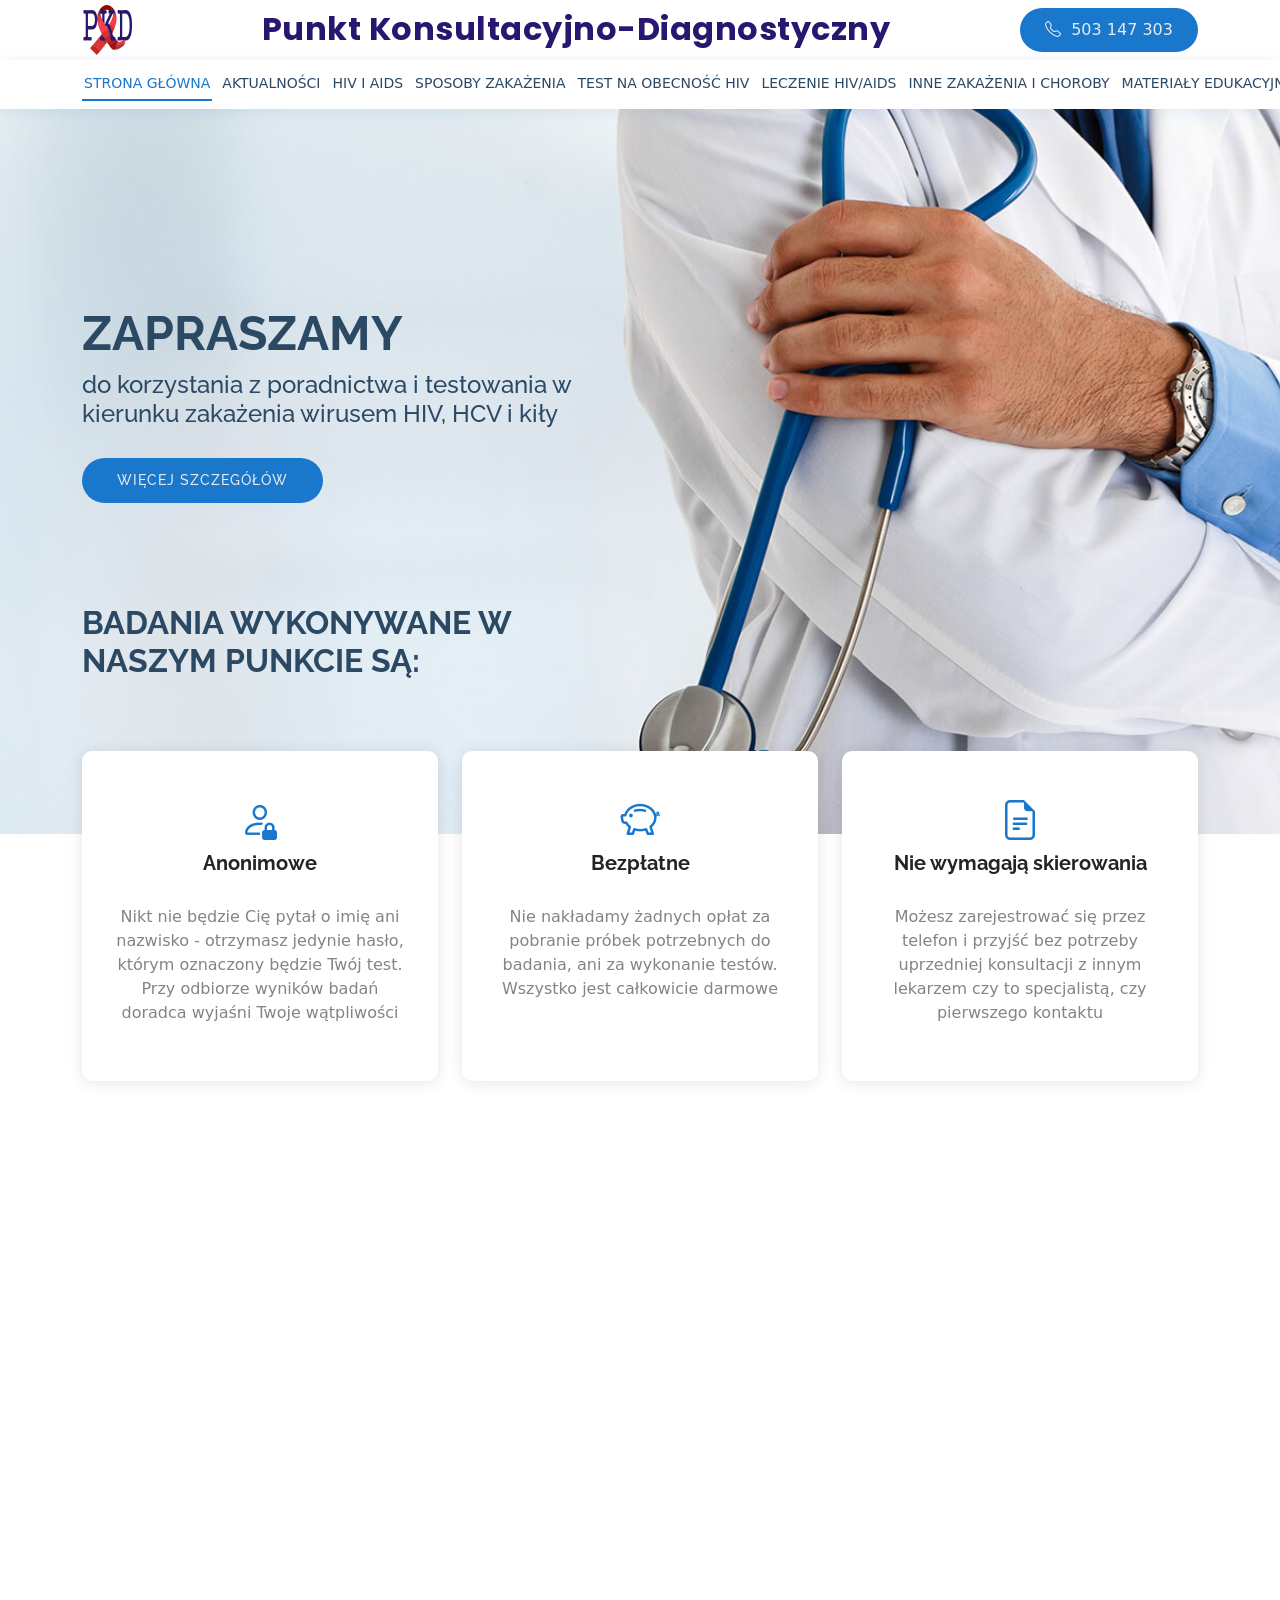
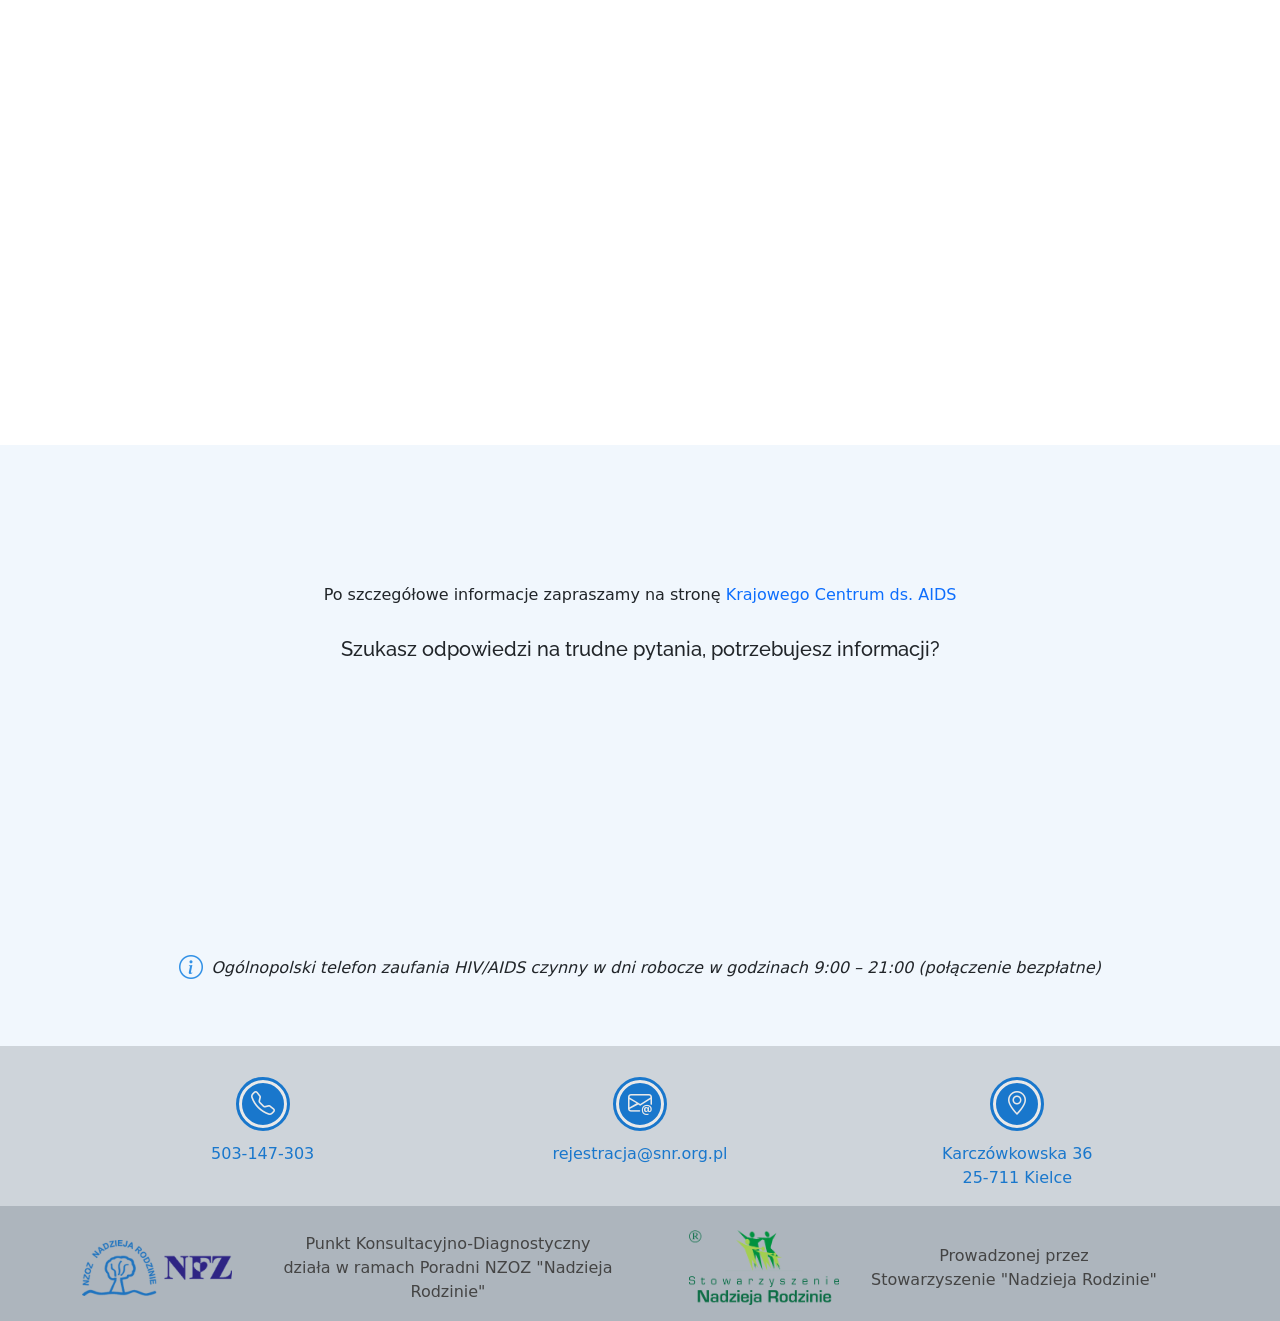
<file: index.html>
<!DOCTYPE html>
<html lang="pl">

<head>
   <meta charset="UTF-8">
   <meta http-equiv="X-UA-Compatible" content="IE=edge">
   <meta name="viewport" content="width=device-width, initial-scale=1.0">
   <meta name="description"
      content="PUNKT KONSULTACYJNO-DIAGNOSTYCZNY - PODSTAWOWE INFORMACJE. Zapraszamy do korzystania z poradnictwa i testowania w kierunku zakażenia wirusem HIV, HCV i kiły. Badania są anonimowe, bezpłatne i nie wymagają skierowania. Działalność finansowana ze środków Krajowego Centrum ds. AIDS. Punkt pracuje we wtorki i czwartki. Kontakt telefoniczny pod nr 503 147 303. Rejestracja NZOZ nie udziela informacji na temat testowania w kierunku zakażenia wirusem HIV, HCV i kiły. Więcej informacji na stronie Krajowego Centrum ds. AIDS. Szukasz odpowiedzi na trudne pytania, potrzebujesz informacji - napisz lub zadzwoń. Ogólnopolski telefon zaufania HIV/AIDS 800 888 448. CO TO JEST HIV I AIDS? HIV to wirus upośledzenia odporności. AIDS to zespół nabytego upośledzenia odporności, pojawiający się po wielu latach zakażenia HIV. JAK MOŻNA SIĘ ZAKAZIĆ HIV? Istnieją 3 drogi przenoszenia wirusa HIV: krew, kontakty seksualne oraz z matki na dziecko. TEST NA OBECNOŚĆ HIV. Zakażenie HIV rozpoznać można po wykonaniu testu w kierunku obecności przeciwciał anty-HIV. LECZENIE HIV/AIDS. Publikacje i broszury dla osób zakażonych wirusem HIV. INNE ZAKAŻENIA I CHOROBY PRZENOSZONE DROGĄ PŁCIOWĄ. Ulotki dotyczące zakażeń przenoszonych drogą płciową. Więcej informacji na stronie Krajowego Centrum ds. AIDS." />
   <link href="img/icons/favicon.ico" rel="icon">
   <title>Punkt Konsultacyjno-Diagnostyczny</title>
   <link rel="stylesheet" href="css/style.css">
   <script defer src="js/script.js"></script>

   <!-- STYLES -->
   <link rel="stylesheet" href="css/bootstrap.min.css">
   <link rel="stylesheet" href="https://cdn.jsdelivr.net/npm/bootstrap-icons@1.10.5/font/bootstrap-icons.css">
   <link href="https://unpkg.com/aos@2.3.1/dist/aos.css" rel="stylesheet">

   <!-- Vendor CSS Files -->
   <link href="css/vendor/fontawesome-free/css/all.min.css" rel="stylesheet">
   <link href="css/vendor/animate.css/animate.min.css" rel="stylesheet">
   <link href="css/vendor/boxicons/css/boxicons.min.css" rel="stylesheet">
   <link href="css/vendor/remixicon/remixicon.css" rel="stylesheet">
</head>

<body>
   <!-- HEADER -->
   <div id="topbar" class="d-flex align-items-center fixed-top">
      <div class="container">
         <div class="contact-info d-flex align-items-center justify-content-between">
            <a href="/" class="logo-pkd logo me-auto">
               <img src='img/logo.png' alt="Logo" />
            </a>
            <h1 class="title logo me-auto">
               <a href="/">Punkt Konsultacyjno-Diagnostyczny</a>
            </h1>
            <a class="btn-tel" href="tel:+48503147303">
               <i class="bi bi-telephone"></i>503 147 303
            </a>
         </div>
      </div>
   </div>

   <header id="header" class="fixed-top">
      <div class="container d-flex align-items-center">
         <nav id="navbar" class="navbar order-last order-lg-0">
            <ul>
               <li>
                  <a class="nav-link scrollto active" href="/" onClick={handleMobileNavItemClick}>
                     STRONA GŁÓWNA
                  </a>
               </li>
               <li>
                  <a class="nav-link scrollto" href="news.html" onClick={handleMobileNavItemClick}>
                     AKTUALNOŚCI
                  </a>
               </li>
               <li>
                  <a class="nav-link scrollto" href="what.html" onClick={handleMobileNavItemClick}>
                     HIV I AIDS
                  </a>
               </li>
               <li>
                  <a class="nav-link scrollto" href="hov.html" onClick={handleMobileNavItemClick}>
                     SPOSOBY ZAKAŻENIA
                  </a>
               </li>
               <li>
                  <a class="nav-link scrollto" href="hiv.html" onClick={handleMobileNavItemClick}>
                     TEST NA OBECNOŚĆ HIV
                  </a>
               </li>
               <li>
                  <a class="nav-link scrollto" href="treatments.html" onClick={handleMobileNavItemClick}>
                     LECZENIE HIV/AIDS
                  </a>
               </li>
               <li>
                  <a class="nav-link scrollto" href="diseases.html" onClick={handleMobileNavItemClick}>
                     INNE ZAKAŻENIA I CHOROBY
                  </a>
               </li>
               <li>
                  <a class="nav-link scrollto" href="materials.html" onClick={handleMobileNavItemClick}>
                     MATERIAŁY EDUKACYJNE
                  </a>
               </li>
            </ul>
            <i class="bi bi-list mobile-nav-toggle"></i>
         </nav>
      </div>
   </header>r>

   <!-- HERO -->
   <section id="hero" class="d-flex align-items-center">
      <div class="container">
         <h1 data-aos="fade-down" data-aos-delay="500">
            Zapraszamy
         </h1>
         <h2 data-aos="fade-left" data-aos-delay="1000">
            do korzystania z poradnictwa i testowania w kierunku zakażenia wirusem HIV, HCV i kiły
         </h2>
         <div data-aos="fade-in" data-aos-delay="1500">
            <a href="#about" class="btn-get-started scrollto">
               więcej szczegółów
            </a>
         </div>
      </div>
   </section>

   <!-- WHY US -->
   <section id="why-us" class="why-us">
      <div class="container">
         <div class="row">
            <section class="section-title">
               <h2 data-aos="fade-down">Badania wykonywane w naszym punkcie są:</h2>
            </section>

            <div class="col-lg d-flex align-items-stretch">
               <div class="icon-boxes d-flex flex-column justify-content-center">
                  <div class="row">
                     <div data-aos="fade-down" data-aos-delay="100" class="col-lg-4 d-flex align-items-stretch">
                        <div class="icon-box mt-4 mt-xl-0">
                           <i class="bi bi-person-lock"></i>
                           <h4>Anonimowe</h4>
                           <p>
                              Nikt nie będzie Cię pytał o imię ani nazwisko - otrzymasz jedynie hasło, którym
                              oznaczony będzie Twój test. Przy odbiorze wyników badań doradca wyjaśni Twoje
                              wątpliwości
                           </p>
                        </div>
                     </div>
                     <div data-aos="fade-down" data-aos-delay="200" class="col-lg-4 d-flex align-items-stretch">
                        <div class="icon-box mt-4 mt-xl-0">
                           <i class="bi bi-piggy-bank"></i>
                           <h4>Bezpłatne</h4>
                           <p>
                              Nie nakładamy żadnych opłat za pobranie próbek potrzebnych do badania, ani za wykonanie
                              testów. Wszystko jest całkowicie darmowe
                           </p>
                        </div>
                     </div>
                     <div data-aos="fade-down" data-aos-delay="300" class="col-lg-4 d-flex align-items-stretch">
                        <div class="icon-box mt-4 mt-xl-0">
                           <i class="bi bi-file-earmark-text"></i>
                           <h4>Nie wymagają skierowania</h4>
                           <p>
                              Możesz zarejestrować się przez telefon i przyjść bez potrzeby uprzedniej konsultacji z
                              innym lekarzem czy to specjalistą, czy pierwszego kontaktu
                           </p>
                        </div>
                     </div>
                  </div>
               </div>
            </div>
         </div>
      </div>
   </section>

   <!-- ABOUT -->
   <section id="about" class="about">
      <div class="container-fluid">
         <div class="row">
            <div data-aos="fade-right"
               class="col-xl-5 col-lg-6 video-box d-flex justify-content-center align-items-stretch position-relative">
            </div>

            <div data-aos="fade-left"
               class="col-xl-7 col-lg-6 icon-boxes d-flex flex-column align-items-stretch justify-content-center py-5 px-lg-5">
               <h3>
                  Działalność naszego Punktu jest finansowana ze środków
                  <a href="https://aids.gov.pl/" target="_blank" rel="noopener noreferrer">
                     Krajowego Centrum ds. AIDS,
                  </a>
                  obecnie w ramach realizacji projektu na lata 2022-2024
               </h3>
               <p></p>

               <div class="icon-box">
                  <div class="icon">
                     <i class="bi bi-alarm"></i>
                  </div>
                  <h4 class="title">Godziny otwarcia:</h4>
                  <p class="description no-mb">wtorek: 16:00 - 19.00</p>
                  <p class="description">czwartek: 09.00 - 11.00</p>
               </div>

               <div class="icon-box">
                  <div class="icon">
                     <i class="bi bi-person"></i>
                  </div>
                  <h4 class="title">Uwaga!</h4>
                  <p class="description">
                     W celu zapewnienia wysokiej jakości poradnictwa, ostatni pacjent przyjmowany jest pół godziny
                     przed zamknięciem Punktu.
                  </p>
               </div>

               <div class="icon-box">
                  <div class="icon">
                     <i class="bi bi-phone"></i>
                  </div>
                  <h4 class="title">Zapraszamy do kontaktu telefonicznego</h4>
                  <div class="icon-box-container">
                     <div>
                        <p class="description no-mb">z doradcami HIV/AIDS</p>
                     </div>
                     <a class="btn-tel" href="tel:+48503147303">
                        <i class="bi bi-telephone"></i>503 147 303
                     </a>
                  </div>
               </div>

               <div class="icon-box">
                  <div class="icon">
                     <i class="bi bi-file-text"></i>
                  </div>
                  <h4 class="title">Uwaga!</h4>
                  <p class="description">
                     Rejestracja NZOZ nie udziela informacji na temat testowania w kierunku zakażenia wirusem HIV,
                     HCV i kiły. Informacja o tym co warto wiedzieć, zanim podejmiesz decyzję o zrobieniu testu na
                     HIV jest poniżej.
                  </p>
               </div>
            </div>
         </div>
      </div>
   </section>

   <!-- INVITE -->
   <section id="invite" class="invite section-bg">
      <div class="container">
         <div class="section-title">
            <h2 data-aos="fade-down">SERDECZNIE ZAPRASZAMY!</h2>
            <p>
               Po szczegółowe informacje zapraszamy na stronę
               <a href="https://aids.gov.pl/" target="_blank" rel="noopener noreferrer">
                  Krajowego Centrum ds. AIDS
               </a>
            </p>
            <h5>Szukasz odpowiedzi na trudne pytania, potrzebujesz informacji?</h5>
         </div>

         <div class="row">
            <div class="col-lg-4 mt-4">
               <a href="https://aids.gov.pl/poradnia_internetowa/" target="_blank" rel="noopener noreferrer">
                  <div data-aos="flip-left" class="card-invite d-flex align-items-center">
                     <div class="icon">
                        <i class="bi bi-globe"></i>
                     </div>
                     <div class="card-invite-info">
                        <span>
                           <h4>Napisz na stronie internetowej</h4>
                        </span>
                        <div class="card-hover">
                           <p>aids.gov.pl/poradnia_internetowa</p>
                        </div>
                     </div>
                  </div>
               </a>
            </div>

            <div class="col-lg-4 mt-4">
               <a href="mailto:poradnia@aids.gov.pl">
                  <div data-aos="flip-left" class="card-invite d-flex align-items-center">
                     <div class="icon">
                        <i class="bi bi-envelope-at"></i>
                     </div>
                     <div class="card-invite-info">
                        <span>
                           <h4>Lub wyślij e-mailem</h4>
                        </span>
                        <div class="card-hover">
                           <p>poradnia@aids.gov.pl</p>
                        </div>
                     </div>
                  </div>
               </a>
            </div>

            <div class="col-lg-4 mt-4">
               <a href="tel:+4800888448">
                  <div data-aos="flip-left" class="card-invite d-flex align-items-center">
                     <div class="icon">
                        <i class="bi bi-phone-vibrate"></i>
                     </div>
                     <div class="card-invite-info">
                        <span>
                           <h4>Lub zadzwoń</h4>
                        </span>
                        <div class="card-hover">
                           <p>800 888 448</p>
                        </div>
                     </div>
                  </div>
               </a>
            </div>

            <div class="telephone-time mt-5">
               <i class="bi bi-info-circle"></i>
               <p class="mb-0 fst-italic">
                  Ogólnopolski telefon zaufania HIV/AIDS czynny w dni robocze w godzinach 9:00 – 21:00 (połączenie
                  bezpłatne)
               </p>
            </div>
         </div>
      </div>
   </section>

   <!-- FOOTER -->
   <footer>
      <div class="top-footer">
         <div class="container">
            <div class="contact-cards">
               <a class="contact-card" href="tel:+48503147303">
                  <i class="bi bi-telephone"></i>
                  <p class="text-center">503-147-303</p>
               </a>

               <a class="contact-card" href="mailto:rejestracja@snr.org.pl">
                  <i class="bi bi-envelope-at"></i>
                  <p class="text-center">rejestracja@snr.org.pl</p>
               </a>

               <a class="contact-card" href="https://goo.gl/maps/aWWFrQvb7QWLpdQd8" target="_blank"
                  rel="noopener noreferrer">
                  <i class="bi bi-geo-alt"></i>
                  <p class="text-center">
                     Karczówkowska 36 <br /> 25-711 Kielce
                  </p>
               </a>
            </div>
         </div>
      </div>

      <div class="bottom-footer">
         <div class="container">
            <div class="logo-cards">
               <div class="logo-card">
                  <a class="logo-img" href="https://nzoz.nadziejarodzinie.org.pl/" target="_blank"
                     rel="noopener noreferrer">
                     <div class="img-box">
                        <img src="img/logo-nzoz.png" alt="Logo NZOZ" />
                     </div>
                     <p class="text-center">
                        Punkt Konsultacyjno-Diagnostyczny <br /> działa w ramach Poradni NZOZ "Nadzieja Rodzinie"
                     </p>
                  </a>
               </div>

               <div class="logo-card">
                  <a class="logo-img" href="https://nadziejarodzinie.org.pl/" target="_blank" rel="noopener noreferrer">
                     <div class="img-box">
                        <img src="img/logo-snr.png" alt="Logo SNR" />
                     </div>
                     <p class="text-center">
                        Prowadzonej przez <br /> Stowarzyszenie "Nadzieja Rodzinie"
                     </p>
                  </a>
               </div>
            </div>
         </div>
      </div>
   </footer>

   <!-- UP BUTTON -->
   <a href="#" class="back-to-top d-flex align-items-center justify-content-center"><i
         class="bi bi-arrow-up-short"></i></a>

   <!-- PRELOADER -->
   <div id="preloader"></div>

   <!-- SCRIPTS -->
   <script defer src="js/bootstrap.min.js"></script>
   <script src="https://unpkg.com/aos@2.3.1/dist/aos.js"></script>

</body>

</html>
</file>
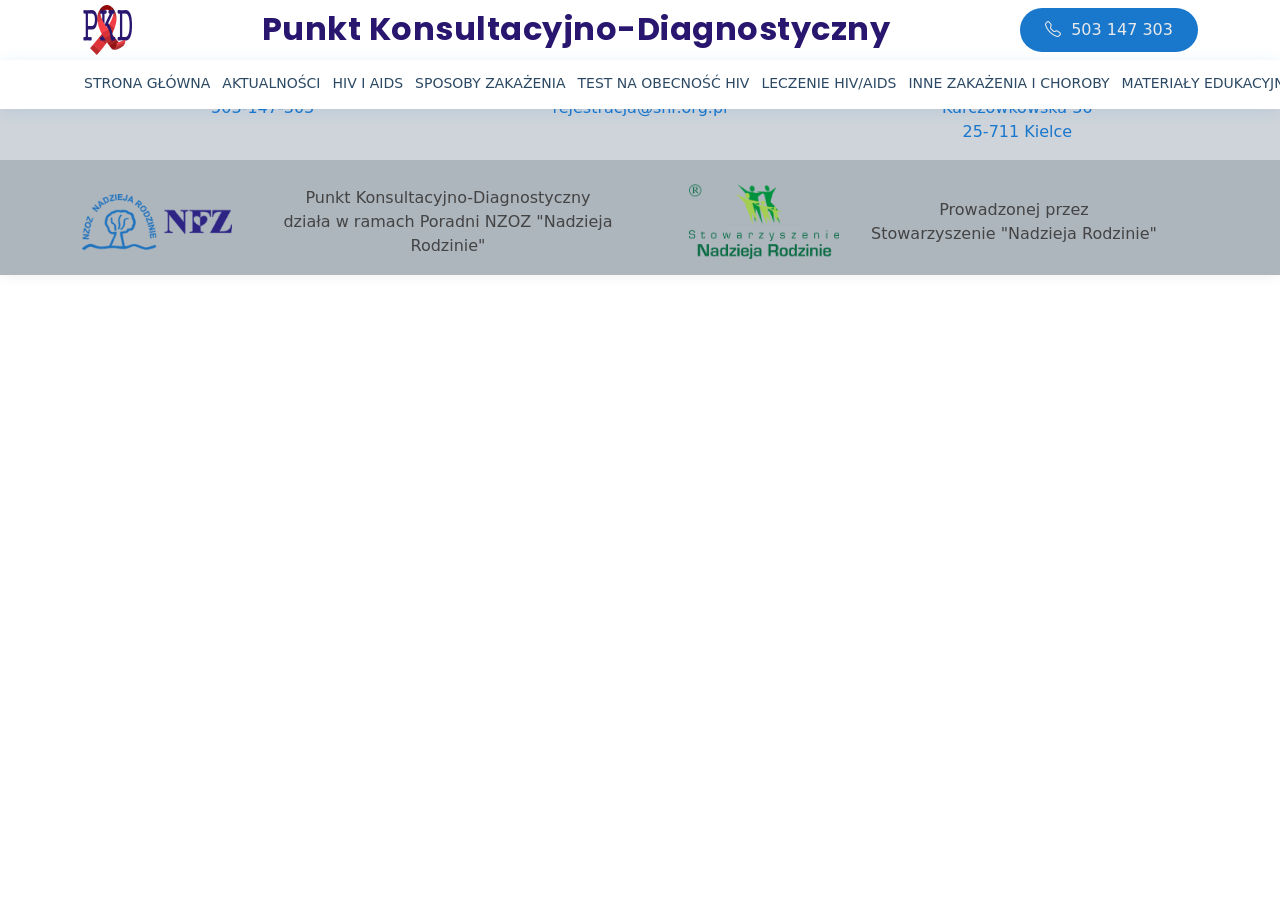
<file: !_page_blank.html>
<!DOCTYPE html>
<html lang="pl">

<head>
   <meta charset="UTF-8">
   <meta http-equiv="X-UA-Compatible" content="IE=edge">
   <meta name="viewport" content="width=device-width, initial-scale=1.0">
   <meta name="description"
      content="PUNKT KONSULTACYJNO-DIAGNOSTYCZNY - PODSTAWOWE INFORMACJE. Zapraszamy do korzystania z poradnictwa i testowania w kierunku zakażenia wirusem HIV, HCV i kiły. Badania są anonimowe, bezpłatne i nie wymagają skierowania. Działalność finansowana ze środków Krajowego Centrum ds. AIDS. Punkt pracuje we wtorki i czwartki. Kontakt telefoniczny pod nr 503 147 303. Rejestracja NZOZ nie udziela informacji na temat testowania w kierunku zakażenia wirusem HIV, HCV i kiły. Więcej informacji na stronie Krajowego Centrum ds. AIDS. Szukasz odpowiedzi na trudne pytania, potrzebujesz informacji - napisz lub zadzwoń. Ogólnopolski telefon zaufania HIV/AIDS 800 888 448. CO TO JEST HIV I AIDS? HIV to wirus upośledzenia odporności. AIDS to zespół nabytego upośledzenia odporności, pojawiający się po wielu latach zakażenia HIV. JAK MOŻNA SIĘ ZAKAZIĆ HIV? Istnieją 3 drogi przenoszenia wirusa HIV: krew, kontakty seksualne oraz z matki na dziecko. TEST NA OBECNOŚĆ HIV. Zakażenie HIV rozpoznać można po wykonaniu testu w kierunku obecności przeciwciał anty-HIV. LECZENIE HIV/AIDS. Publikacje i broszury dla osób zakażonych wirusem HIV. INNE ZAKAŻENIA I CHOROBY PRZENOSZONE DROGĄ PŁCIOWĄ. Ulotki dotyczące zakażeń przenoszonych drogą płciową. Więcej informacji na stronie Krajowego Centrum ds. AIDS." />
   <link href="img/icons/favicon.ico" rel="icon">
   <title>Punkt Konsultacyjno-Diagnostyczny</title>
   <link rel="stylesheet" href="css/style.css">
   <script defer src="js/script.js"></script>

   <!-- STYLES -->
   <link rel="stylesheet" href="css/bootstrap.min.css">
   <link rel="stylesheet" href="https://cdn.jsdelivr.net/npm/bootstrap-icons@1.10.5/font/bootstrap-icons.css">
   <link href="https://unpkg.com/aos@2.3.1/dist/aos.css" rel="stylesheet">
   <!-- Vendor CSS Files -->
   <link href="css/vendor/fontawesome-free/css/all.min.css" rel="stylesheet">
   <link href="css/vendor/animate.css/animate.min.css" rel="stylesheet">
   <link href="css/vendor/boxicons/css/boxicons.min.css" rel="stylesheet">
   <link href="css/vendor/glightbox/css/glightbox.min.css" rel="stylesheet">
   <link href="css/vendor/remixicon/remixicon.css" rel="stylesheet">
   <link href="css/vendor/swiper/swiper-bundle.min.css" rel="stylesheet">
</head>

<body>
   <!-- HEADER -->
   <div id="topbar" class="d-flex align-items-center fixed-top">
      <div class="container">
         <div class="contact-info d-flex align-items-center justify-content-between">
            <a href="index.html" class="logo-pkd logo me-auto">
               <img src='img/logo.png' alt="Logo" />
            </a>
            <h1 class="title logo me-auto">
               <a href="/">Punkt Konsultacyjno-Diagnostyczny</a>
            </h1>
            <a class="btn-tel" href="tel:+48503147303">
               <i class="bi bi-telephone"></i>503 147 303
            </a>
         </div>
      </div>
   </div>

   <header id="header" class="fixed-top">
      <div class="container d-flex align-items-center">
         <nav id="navbar" class="navbar order-last order-lg-0">
            <ul>
               <li>
                  <a class="nav-link scrollto" href="/" onClick={handleMobileNavItemClick}>
                     STRONA GŁÓWNA
                  </a>
               </li>
               <li>
                  <a class="nav-link scrollto" href="news.html" onClick={handleMobileNavItemClick}>
                     AKTUALNOŚCI
                  </a>
               </li>
               <li>
                  <a class="nav-link scrollto" href="what.html" onClick={handleMobileNavItemClick}>
                     HIV I AIDS
                  </a>
               </li>
               <li>
                  <a class="nav-link scrollto" href="hov.html" onClick={handleMobileNavItemClick}>
                     SPOSOBY ZAKAŻENIA
                  </a>
               </li>
               <li>
                  <a class="nav-link scrollto" href="hiv.html" onClick={handleMobileNavItemClick}>
                     TEST NA OBECNOŚĆ HIV
                  </a>
               </li>
               <li>
                  <a class="nav-link scrollto" href="treatments.html" onClick={handleMobileNavItemClick}>
                     LECZENIE HIV/AIDS
                  </a>
               </li>
               <li>
                  <a class="nav-link scrollto" href="diseases.html" onClick={handleMobileNavItemClick}>
                     INNE ZAKAŻENIA I CHOROBY
                  </a>
               </li>
               <li>
                  <a class="nav-link scrollto" href="materials.html" onClick={handleMobileNavItemClick}>
                     MATERIAŁY EDUKACYJNE
                  </a>
               </li>
            </ul>
            <i class="bi bi-list mobile-nav-toggle"></i>
         </nav>
      </div>
   </header>

   <!--  -->


   <!-- FOOTER -->
   <footer>
      <div class="top-footer">
         <div class="container">
            <div class="contact-cards">
               <a class="contact-card" href="tel:+48503147303">
                  <i class="bi bi-telephone"></i>
                  <p class="text-center">503-147-303</p>
               </a>

               <a class="contact-card" href="mailto:rejestracja@snr.org.pl">
                  <i class="bi bi-envelope-at"></i>
                  <p class="text-center">rejestracja@snr.org.pl</p>
               </a>

               <a class="contact-card" href="https://goo.gl/maps/aWWFrQvb7QWLpdQd8" target="_blank"
                  rel="noopener noreferrer">
                  <i class="bi bi-geo-alt"></i>
                  <p class="text-center">
                     Karczówkowska 36 <br /> 25-711 Kielce
                  </p>
               </a>
            </div>
         </div>
      </div>

      <div class="bottom-footer">
         <div class="container">
            <div class="logo-cards">
               <div class="logo-card">
                  <a class="logo-img" href="https://nzoz.nadziejarodzinie.org.pl/" target="_blank"
                     rel="noopener noreferrer">
                     <div class="img-box">
                        <img src="img/logo-nzoz.png" alt="Logo NZOZ" />
                     </div>
                     <p class="text-center">
                        Punkt Konsultacyjno-Diagnostyczny <br /> działa w ramach Poradni NZOZ "Nadzieja Rodzinie"
                     </p>
                  </a>
               </div>

               <div class="logo-card">
                  <a class="logo-img" href="https://nadziejarodzinie.org.pl/" target="_blank" rel="noopener noreferrer">
                     <div class="img-box">
                        <img src="img/logo-snr.png" alt="Logo SNR" />
                     </div>
                     <p class="text-center">
                        Prowadzonej przez <br /> Stowarzyszenie "Nadzieja Rodzinie"
                     </p>
                  </a>
               </div>
            </div>
         </div>
      </div>
   </footer>

   <!-- UP BUTTON -->
   <a href="#" class="back-to-top d-flex align-items-center justify-content-center"><i
         class="bi bi-arrow-up-short"></i></a>

   <!-- PRELOADER -->
   <div id="preloader"></div>

   <!-- SCRIPTS -->
   <script defer src="js/bootstrap.min.js"></script>
   <script src="https://unpkg.com/aos@2.3.1/dist/aos.js"></script>

</body>

</html>
</file>
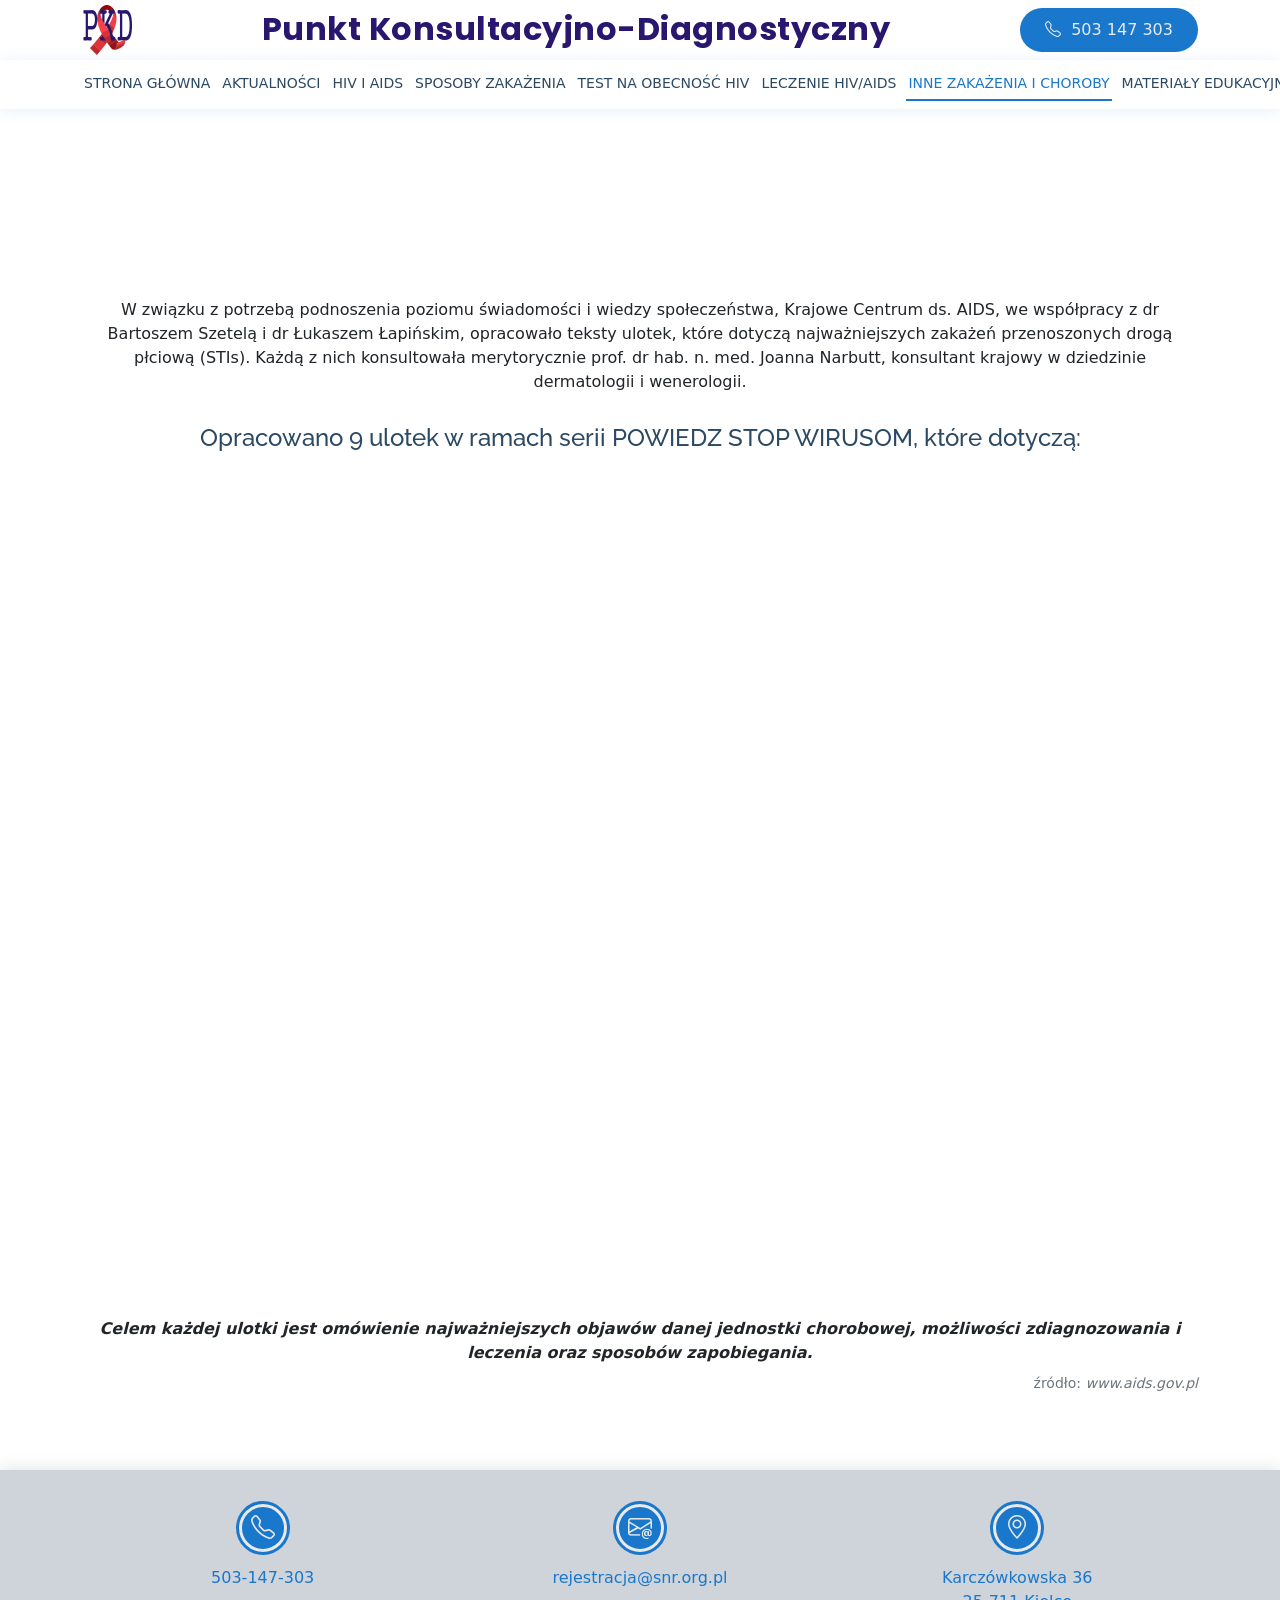
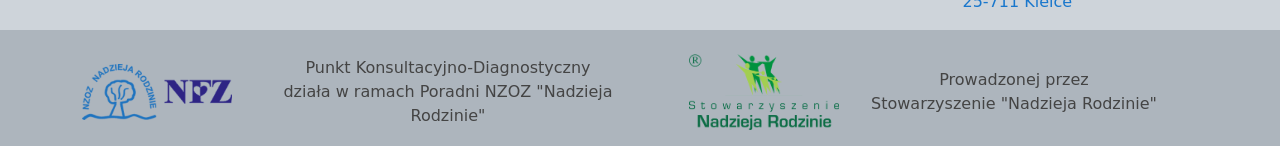
<file: diseases.html>
<!DOCTYPE html>
<html lang="pl">

<head>
   <meta charset="UTF-8">
   <meta http-equiv="X-UA-Compatible" content="IE=edge">
   <meta name="viewport" content="width=device-width, initial-scale=1.0">
   <meta name="description"
      content="PUNKT KONSULTACYJNO-DIAGNOSTYCZNY - PODSTAWOWE INFORMACJE. Zapraszamy do korzystania z poradnictwa i testowania w kierunku zakażenia wirusem HIV, HCV i kiły. Badania są anonimowe, bezpłatne i nie wymagają skierowania. Działalność finansowana ze środków Krajowego Centrum ds. AIDS. Punkt pracuje we wtorki i czwartki. Kontakt telefoniczny pod nr 503 147 303. Rejestracja NZOZ nie udziela informacji na temat testowania w kierunku zakażenia wirusem HIV, HCV i kiły. Więcej informacji na stronie Krajowego Centrum ds. AIDS. Szukasz odpowiedzi na trudne pytania, potrzebujesz informacji - napisz lub zadzwoń. Ogólnopolski telefon zaufania HIV/AIDS 800 888 448. CO TO JEST HIV I AIDS? HIV to wirus upośledzenia odporności. AIDS to zespół nabytego upośledzenia odporności, pojawiający się po wielu latach zakażenia HIV. JAK MOŻNA SIĘ ZAKAZIĆ HIV? Istnieją 3 drogi przenoszenia wirusa HIV: krew, kontakty seksualne oraz z matki na dziecko. TEST NA OBECNOŚĆ HIV. Zakażenie HIV rozpoznać można po wykonaniu testu w kierunku obecności przeciwciał anty-HIV. LECZENIE HIV/AIDS. Publikacje i broszury dla osób zakażonych wirusem HIV. INNE ZAKAŻENIA I CHOROBY PRZENOSZONE DROGĄ PŁCIOWĄ. Ulotki dotyczące zakażeń przenoszonych drogą płciową. Więcej informacji na stronie Krajowego Centrum ds. AIDS." />
   <link href="img/icons/favicon.ico" rel="icon">
   <title>Punkt Konsultacyjno-Diagnostyczny</title>
   <link rel="stylesheet" href="css/style.css">
   <script defer src="js/script.js"></script>

   <!-- STYLES -->
   <link rel="stylesheet" href="css/bootstrap.min.css">
   <link rel="stylesheet" href="https://cdn.jsdelivr.net/npm/bootstrap-icons@1.10.5/font/bootstrap-icons.css">
   <link href="https://unpkg.com/aos@2.3.1/dist/aos.css" rel="stylesheet">
   <!-- Vendor CSS Files -->
   <link href="css/vendor/fontawesome-free/css/all.min.css" rel="stylesheet">
   <link href="css/vendor/animate.css/animate.min.css" rel="stylesheet">
   <link href="css/vendor/boxicons/css/boxicons.min.css" rel="stylesheet">
   <link href="css/vendor/remixicon/remixicon.css" rel="stylesheet">
</head>

<body>
   <!-- HEADER -->
   <div id="topbar" class="d-flex align-items-center fixed-top">
      <div class="container">
         <div class="contact-info d-flex align-items-center justify-content-between">
            <a href="index.html" class="logo-pkd logo me-auto">
               <img src='img/logo.png' alt="Logo" />
            </a>
            <h1 class="title logo me-auto">
               <a href="/">Punkt Konsultacyjno-Diagnostyczny</a>
            </h1>
            <a class="btn-tel" href="tel:+48503147303">
               <i class="bi bi-telephone"></i>503 147 303
            </a>
         </div>
      </div>
   </div>

   <header id="header" class="fixed-top">
      <div class="container d-flex align-items-center">
         <nav id="navbar" class="navbar order-last order-lg-0">
            <ul>
               <li>
                  <a class="nav-link scrollto" href="/" onClick={handleMobileNavItemClick}>
                     STRONA GŁÓWNA
                  </a>
               </li>
               <li>
                  <a class="nav-link scrollto" href="news.html" onClick={handleMobileNavItemClick}>
                     AKTUALNOŚCI
                  </a>
               </li>
               <li>
                  <a class="nav-link scrollto" href="what.html" onClick={handleMobileNavItemClick}>
                     HIV I AIDS
                  </a>
               </li>
               <li>
                  <a class="nav-link scrollto" href="hov.html" onClick={handleMobileNavItemClick}>
                     SPOSOBY ZAKAŻENIA
                  </a>
               </li>
               <li>
                  <a class="nav-link scrollto" href="hiv.html" onClick={handleMobileNavItemClick}>
                     TEST NA OBECNOŚĆ HIV
                  </a>
               </li>
               <li>
                  <a class="nav-link scrollto" href="treatments.html" onClick={handleMobileNavItemClick}>
                     LECZENIE HIV/AIDS
                  </a>
               </li>
               <li>
                  <a class="nav-link scrollto" href="diseases.html" onClick={handleMobileNavItemClick}>
                     INNE ZAKAŻENIA I CHOROBY
                  </a>
               </li>
               <li>
                  <a class="nav-link scrollto" href="materials.html" onClick={handleMobileNavItemClick}>
                     MATERIAŁY EDUKACYJNE
                  </a>
               </li>
            </ul>
            <i class="bi bi-list mobile-nav-toggle"></i>
         </nav>
      </div>
   </header>

   <!-- DISEASES -->
   <section class="leaflets services">
      <div class="container">
         <div class="section-title mt-10">
            <h2 data-aos="fade-down">
               INNE ZAKAŻENIA I CHOROBY PRZENOSZONE DROGĄ PŁCIOWĄ
            </h2>
            <p>
               W związku z potrzebą podnoszenia poziomu świadomości i wiedzy
               społeczeństwa, Krajowe Centrum ds. AIDS, we współpracy z dr
               Bartoszem Szetelą i dr Łukaszem Łapińskim, opracowało teksty
               ulotek, które dotyczą najważniejszych zakażeń przenoszonych
               drogą płciową (STIs). Każdą z nich konsultowała merytorycznie
               prof. dr hab. n. med. Joanna Narbutt, konsultant krajowy w
               dziedzinie dermatologii i wenerologii.
            </p>
         </div>

         <h4 class="subtitle text-center mb-5">
            Opracowano 9 ulotek w ramach serii POWIEDZ STOP WIRUSOM, które
            dotyczą:
         </h4>

         <div class="row leaflets-cards">
            <div class="leaflets-card col-lg-4 col-md-6 d-flex align-items-stretch" data-aos="zoom-in">
               <a href="doc/7/1-HBV-i-HCV.pdf" target="_blank" rel="noopener noreferrer">
                  <div class="icon-box">
                     <div class="icon">
                        <i class="bi bi-file-earmark-text"></i>
                     </div>
                     <h5>HCV i HBV</h5>
                     <p></p>
                  </div>
               </a>
            </div>

            <div class="leaflets-card col-lg-4 col-md-6 d-flex align-items-stretch" data-aos="zoom-in">
               <a href="doc/7/2-Kila.pdf" target="_blank" rel="noopener noreferrer">
                  <div class="icon-box">
                     <div class="icon">
                        <i class="bi bi-file-earmark-text"></i>
                     </div>
                     <h5>Kiły</h5>
                     <p></p>
                  </div>
               </a>
            </div>

            <div class="leaflets-card col-lg-4 col-md-6 d-flex align-items-stretch" data-aos="zoom-in">
               <a href="doc/7/3-Rzesistkowica.pdf" target="_blank" rel="noopener noreferrer">
                  <div class="icon-box">
                     <div class="icon">
                        <i class="bi bi-file-earmark-text"></i>
                     </div>
                     <h5>Rzęsistkowicy</h5>
                     <p></p>
                  </div>
               </a>
            </div>

            <div class="leaflets-card col-lg-4 col-md-6 d-flex align-items-stretch" data-aos="zoom-in">
               <a href="doc/7/4-swierzb-i-wszawica.pdf" target="_blank" rel="noopener noreferrer">
                  <div class="icon-box">
                     <div class="icon">
                        <i class="bi bi-file-earmark-text"></i>
                     </div>
                     <h5>Świerzbu i wszawicy</h5>
                     <p></p>
                  </div>
               </a>
            </div>

            <div class="leaflets-card col-lg-4 col-md-6 d-flex align-items-stretch" data-aos="zoom-in">
               <a href="doc/7/5-chamydia-i-mycoplasma.pdf" target="_blank" rel="noopener noreferrer">
                  <div class="icon-box">
                     <div class="icon">
                        <i class="bi bi-file-earmark-text"></i>
                     </div>
                     <h5>Chlamydia trachomatis i Mycoplasma genitalium</h5>
                     <p></p>
                  </div>
               </a>
            </div>

            <div class="leaflets-card col-lg-4 col-md-6 d-flex align-items-stretch" data-aos="zoom-in">
               <a href="doc/7/6-HIV.pdf" target="_blank" rel="noopener noreferrer">
                  <div class="icon-box">
                     <div class="icon">
                        <i class="bi bi-file-earmark-text"></i>
                     </div>
                     <h5>HIV</h5>
                     <p></p>
                  </div>
               </a>
            </div>

            <div class="leaflets-card col-lg-4 col-md-6 d-flex align-items-stretch" data-aos="zoom-in">
               <a href="doc/7/7-Rzezaczka.pdf" target="_blank" rel="noopener noreferrer">
                  <div class="icon-box">
                     <div class="icon">
                        <i class="bi bi-file-earmark-text"></i>
                     </div>
                     <h5>Rzeżączki</h5>
                     <p></p>
                  </div>
               </a>
            </div>

            <div class="leaflets-card col-lg-4 col-md-6 d-flex align-items-stretch" data-aos="zoom-in">
               <a href="doc/7/8-Ziarniniak.pdf" target="_blank" rel="noopener noreferrer">
                  <div class="icon-box">
                     <div class="icon">
                        <i class="bi bi-file-earmark-text"></i>
                     </div>
                     <h5>Ziarniniaka wenerycznego pachwin</h5>
                     <p></p>
                  </div>
               </a>
            </div>

            <div class="leaflets-card col-lg-4 col-md-6 d-flex align-items-stretch" data-aos="zoom-in">
               <a href="doc/7/9-Zakazenia-przewodu-pokarmowego.pdf" target="_blank" rel="noopener noreferrer">
                  <div class="icon-box">
                     <div class="icon">
                        <i class="bi bi-file-earmark-text"></i>
                     </div>
                     <h5>Zakażeń przewodu pokarmowego</h5>
                     <p></p>
                  </div>
               </a>
            </div>
         </div>

         <p class="text-center fst-italic fw-semibold mb-4">
            Celem każdej ulotki jest omówienie najważniejszych objawów danej
            jednostki chorobowej, możliwości zdiagnozowania i leczenia oraz
            sposobów zapobiegania.
         </p>

         <figure>
            <figcaption class="blockquote-footer text-end">
               źródło: <cite title="Source Title">www.aids.gov.pl</cite>
            </figcaption>
         </figure>
      </div>
   </section>

   <!-- FOOTER -->
   <footer>
      <div class="top-footer">
         <div class="container">
            <div class="contact-cards">
               <a class="contact-card" href="tel:+48503147303">
                  <i class="bi bi-telephone"></i>
                  <p class="text-center">503-147-303</p>
               </a>

               <a class="contact-card" href="mailto:rejestracja@snr.org.pl">
                  <i class="bi bi-envelope-at"></i>
                  <p class="text-center">rejestracja@snr.org.pl</p>
               </a>

               <a class="contact-card" href="https://goo.gl/maps/aWWFrQvb7QWLpdQd8" target="_blank"
                  rel="noopener noreferrer">
                  <i class="bi bi-geo-alt"></i>
                  <p class="text-center">
                     Karczówkowska 36 <br /> 25-711 Kielce
                  </p>
               </a>
            </div>
         </div>
      </div>

      <div class="bottom-footer">
         <div class="container">
            <div class="logo-cards">
               <div class="logo-card">
                  <a class="logo-img" href="https://nzoz.nadziejarodzinie.org.pl/" target="_blank"
                     rel="noopener noreferrer">
                     <div class="img-box">
                        <img src="img/logo-nzoz.png" alt="Logo NZOZ" />
                     </div>
                     <p class="text-center">
                        Punkt Konsultacyjno-Diagnostyczny <br /> działa w ramach Poradni NZOZ "Nadzieja Rodzinie"
                     </p>
                  </a>
               </div>

               <div class="logo-card">
                  <a class="logo-img" href="https://nadziejarodzinie.org.pl/" target="_blank" rel="noopener noreferrer">
                     <div class="img-box">
                        <img src="img/logo-snr.png" alt="Logo SNR" />
                     </div>
                     <p class="text-center">
                        Prowadzonej przez <br /> Stowarzyszenie "Nadzieja Rodzinie"
                     </p>
                  </a>
               </div>
            </div>
         </div>
      </div>
   </footer>

   <!-- UP BUTTON -->
   <a href="#" class="back-to-top d-flex align-items-center justify-content-center"><i
         class="bi bi-arrow-up-short"></i></a>

   <!-- PRELOADER -->
   <div id="preloader"></div>

   <!-- SCRIPTS -->
   <script defer src="js/bootstrap.min.js"></script>
   <script src="https://unpkg.com/aos@2.3.1/dist/aos.js"></script>

</body>

</html>
</file>
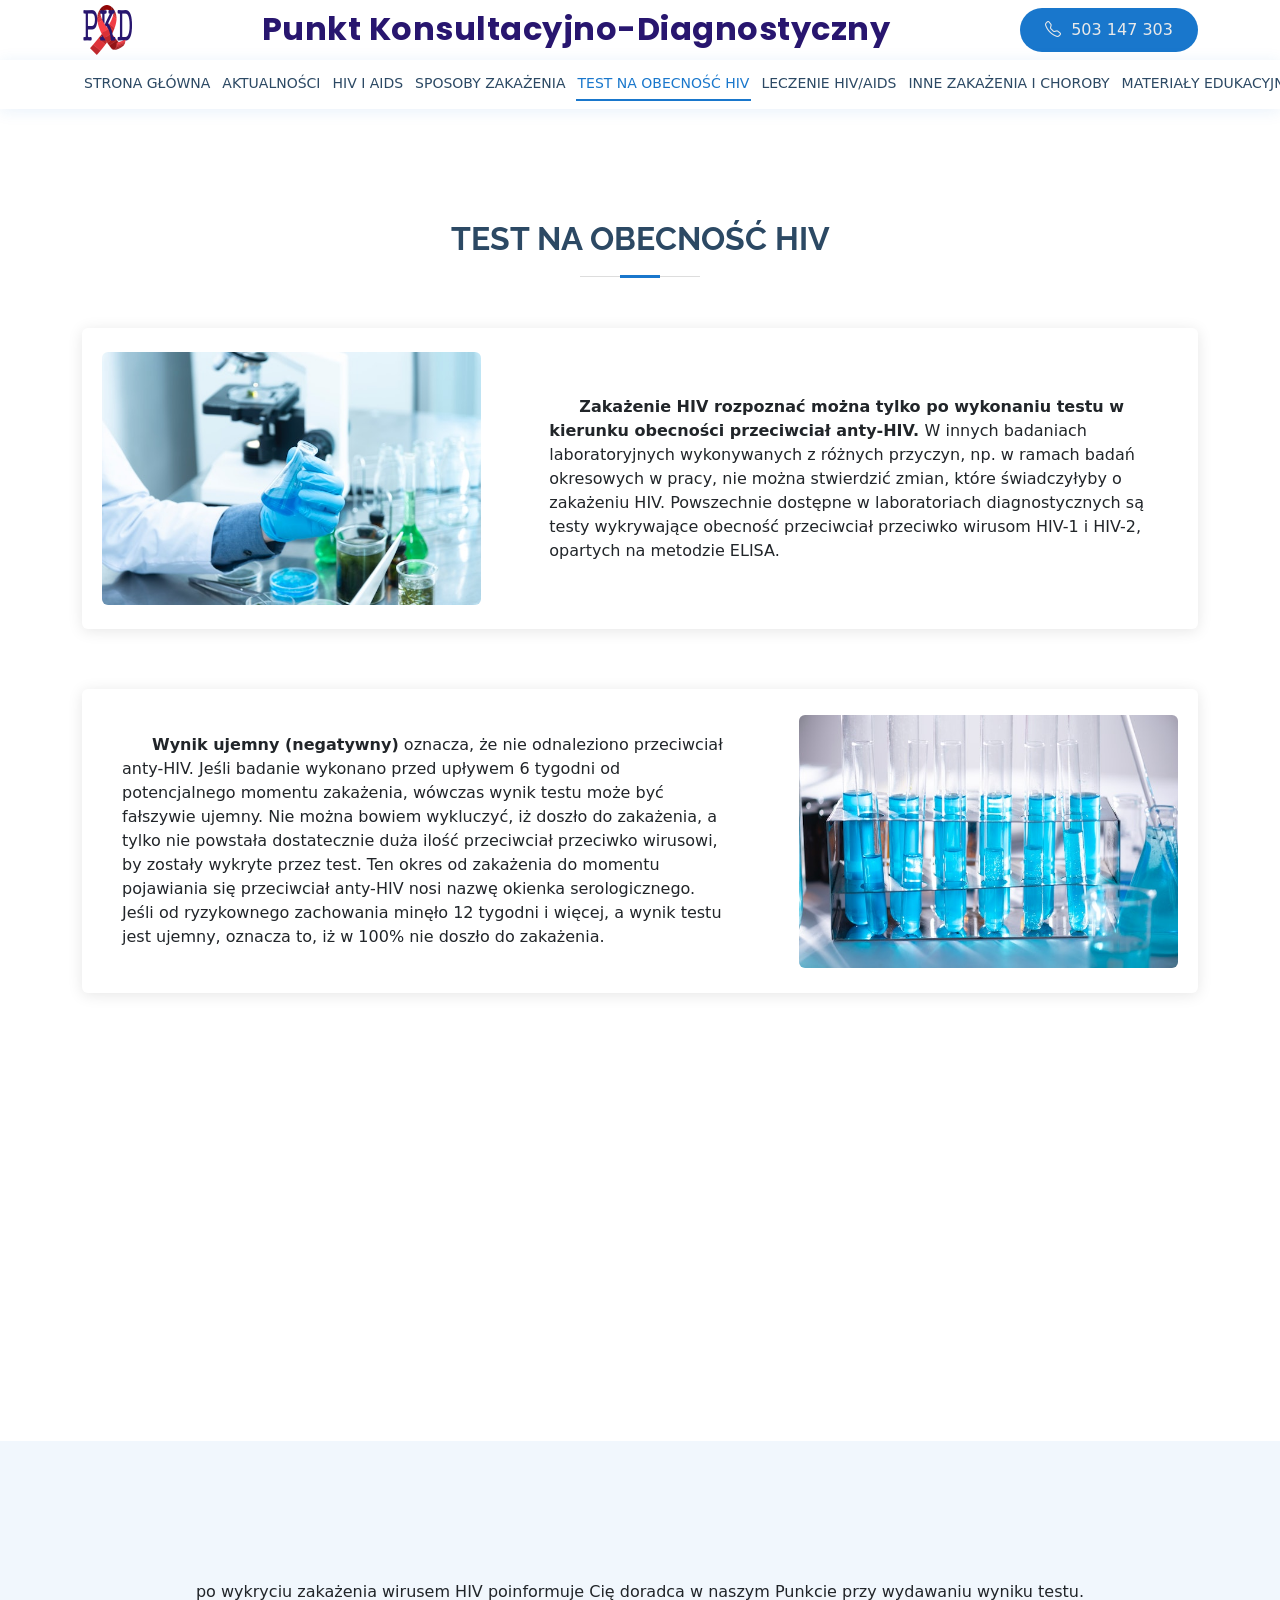
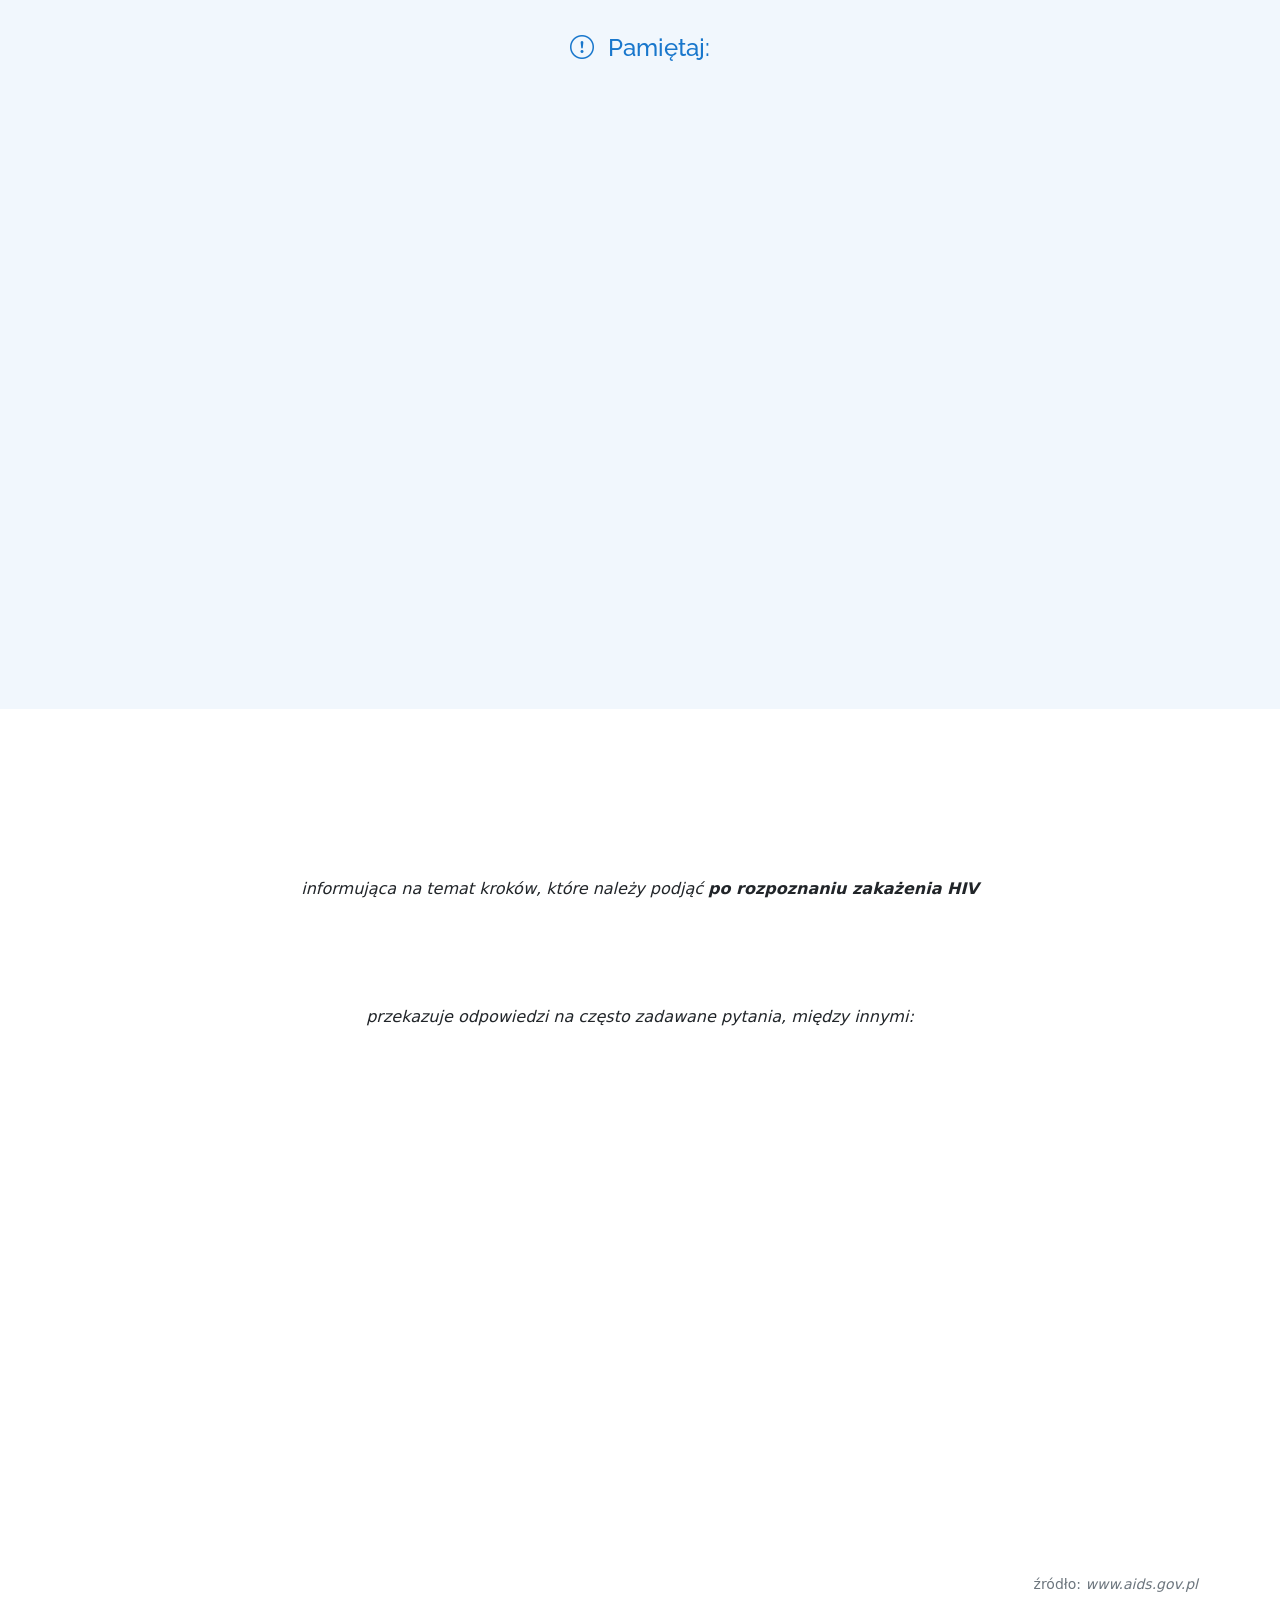
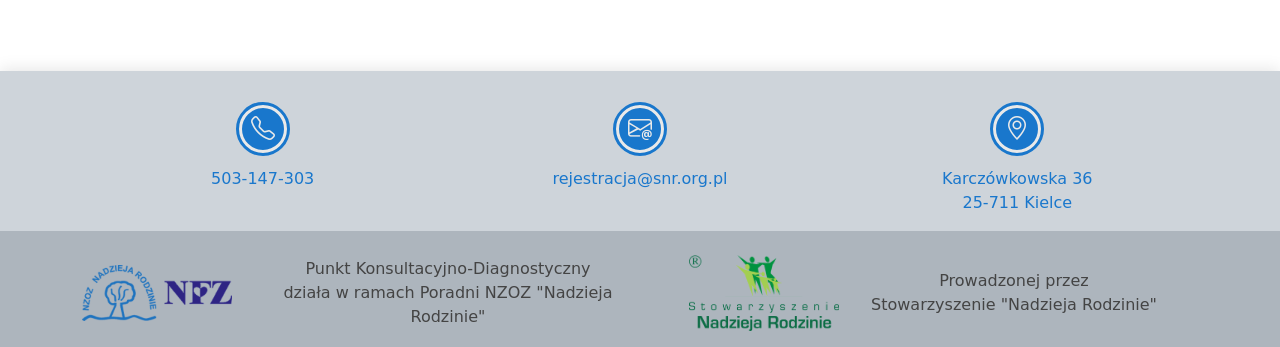
<file: hiv.html>
<!DOCTYPE html>
<html lang="pl">

<head>
   <meta charset="UTF-8">
   <meta http-equiv="X-UA-Compatible" content="IE=edge">
   <meta name="viewport" content="width=device-width, initial-scale=1.0">
   <meta name="description"
      content="PUNKT KONSULTACYJNO-DIAGNOSTYCZNY - PODSTAWOWE INFORMACJE. Zapraszamy do korzystania z poradnictwa i testowania w kierunku zakażenia wirusem HIV, HCV i kiły. Badania są anonimowe, bezpłatne i nie wymagają skierowania. Działalność finansowana ze środków Krajowego Centrum ds. AIDS. Punkt pracuje we wtorki i czwartki. Kontakt telefoniczny pod nr 503 147 303. Rejestracja NZOZ nie udziela informacji na temat testowania w kierunku zakażenia wirusem HIV, HCV i kiły. Więcej informacji na stronie Krajowego Centrum ds. AIDS. Szukasz odpowiedzi na trudne pytania, potrzebujesz informacji - napisz lub zadzwoń. Ogólnopolski telefon zaufania HIV/AIDS 800 888 448. CO TO JEST HIV I AIDS? HIV to wirus upośledzenia odporności. AIDS to zespół nabytego upośledzenia odporności, pojawiający się po wielu latach zakażenia HIV. JAK MOŻNA SIĘ ZAKAZIĆ HIV? Istnieją 3 drogi przenoszenia wirusa HIV: krew, kontakty seksualne oraz z matki na dziecko. TEST NA OBECNOŚĆ HIV. Zakażenie HIV rozpoznać można po wykonaniu testu w kierunku obecności przeciwciał anty-HIV. LECZENIE HIV/AIDS. Publikacje i broszury dla osób zakażonych wirusem HIV. INNE ZAKAŻENIA I CHOROBY PRZENOSZONE DROGĄ PŁCIOWĄ. Ulotki dotyczące zakażeń przenoszonych drogą płciową. Więcej informacji na stronie Krajowego Centrum ds. AIDS." />
   <link href="img/icons/favicon.ico" rel="icon">
   <title>Punkt Konsultacyjno-Diagnostyczny</title>
   <link rel="stylesheet" href="css/style.css">
   <script defer src="js/script.js"></script>

   <!-- STYLES -->
   <link rel="stylesheet" href="css/bootstrap.min.css">
   <link rel="stylesheet" href="https://cdn.jsdelivr.net/npm/bootstrap-icons@1.10.5/font/bootstrap-icons.css">
   <link href="https://unpkg.com/aos@2.3.1/dist/aos.css" rel="stylesheet">
   <!-- Vendor CSS Files -->
   <link href="css/vendor/fontawesome-free/css/all.min.css" rel="stylesheet">
   <link href="css/vendor/animate.css/animate.min.css" rel="stylesheet">
   <link href="css/vendor/boxicons/css/boxicons.min.css" rel="stylesheet">
   <link href="css/vendor/remixicon/remixicon.css" rel="stylesheet">
</head>

<body>
   <!-- HEADER -->
   <div id="topbar" class="d-flex align-items-center fixed-top">
      <div class="container">
         <div class="contact-info d-flex align-items-center justify-content-between">
            <a href="index.html" class="logo-pkd logo me-auto">
               <img src='img/logo.png' alt="Logo" />
            </a>
            <h1 class="title logo me-auto">
               <a href="/">Punkt Konsultacyjno-Diagnostyczny</a>
            </h1>
            <a class="btn-tel" href="tel:+48503147303">
               <i class="bi bi-telephone"></i>503 147 303
            </a>
         </div>
      </div>
   </div>

   <header id="header" class="fixed-top">
      <div class="container d-flex align-items-center">
         <nav id="navbar" class="navbar order-last order-lg-0">
            <ul>
               <li>
                  <a class="nav-link scrollto" href="/" onClick={handleMobileNavItemClick}>
                     STRONA GŁÓWNA
                  </a>
               </li>
               <li>
                  <a class="nav-link scrollto" href="news.html" onClick={handleMobileNavItemClick}>
                     AKTUALNOŚCI
                  </a>
               </li>
               <li>
                  <a class="nav-link scrollto" href="what.html" onClick={handleMobileNavItemClick}>
                     HIV I AIDS
                  </a>
               </li>
               <li>
                  <a class="nav-link scrollto" href="hov.html" onClick={handleMobileNavItemClick}>
                     SPOSOBY ZAKAŻENIA
                  </a>
               </li>
               <li>
                  <a class="nav-link scrollto" href="hiv.html" onClick={handleMobileNavItemClick}>
                     TEST NA OBECNOŚĆ HIV
                  </a>
               </li>
               <li>
                  <a class="nav-link scrollto" href="treatments.html" onClick={handleMobileNavItemClick}>
                     LECZENIE HIV/AIDS
                  </a>
               </li>
               <li>
                  <a class="nav-link scrollto" href="diseases.html" onClick={handleMobileNavItemClick}>
                     INNE ZAKAŻENIA I CHOROBY
                  </a>
               </li>
               <li>
                  <a class="nav-link scrollto" href="materials.html" onClick={handleMobileNavItemClick}>
                     MATERIAŁY EDUKACYJNE
                  </a>
               </li>
            </ul>
            <i class="bi bi-list mobile-nav-toggle"></i>
         </nav>
      </div>
   </header>

   <!-- HIV TEST -->
   <section class="test-hiv">
      <div class="container">
         <div class="section-title mt-10">
            <h2 data-aos="fade-down">TEST NA OBECNOŚĆ HIV</h2>
         </div>

         <div class="cards-hiv">
            <div data-aos="fade-up" class="card-hiv">
               <div class="card-hiv-img">
                  <img src="img/5/hiv-test-1.jpg" alt="Hiv Test" />
               </div>
               <div class="card card-hiv-content">
                  <p>
                     <b>
                        Zakażenie HIV rozpoznać można tylko po wykonaniu testu w kierunku obecności przeciwciał
                        anty-HIV.
                     </b>
                     W innych badaniach laboratoryjnych wykonywanych z różnych przyczyn, np. w ramach badań
                     okresowych w pracy, nie można stwierdzić zmian, które świadczyłyby o zakażeniu HIV.
                     Powszechnie dostępne w laboratoriach diagnostycznych są testy wykrywające obecność
                     przeciwciał przeciwko wirusom HIV-1 i HIV-2, opartych na metodzie ELISA.
                  </p>
               </div>
            </div>

            <div data-aos="fade-up" class="card-hiv">
               <div class="card-hiv-img">
                  <img src="img/5/hiv-test-2.jpg" alt="Hiv Test" />
               </div>
               <div class="card card-hiv-content">
                  <p>
                     <b>Wynik ujemny (negatywny)</b> oznacza, że nie odnaleziono przeciwciał anty-HIV. Jeśli
                     badanie wykonano przed upływem 6 tygodni od potencjalnego momentu zakażenia, wówczas wynik
                     testu może być fałszywie ujemny. Nie można bowiem wykluczyć, iż doszło do zakażenia, a tylko
                     nie powstała dostatecznie duża ilość przeciwciał przeciwko wirusowi, by zostały wykryte przez
                     test. Ten okres od zakażenia do momentu pojawiania się przeciwciał anty-HIV nosi nazwę
                     okienka serologicznego. Jeśli od ryzykownego zachowania minęło 12 tygodni i więcej, a wynik
                     testu jest ujemny, oznacza to, iż w 100% nie doszło do zakażenia.
                  </p>
               </div>
            </div>

            <div data-aos="fade-up" class="card-hiv">
               <div class="card-hiv-img">
                  <img src="img/5/hiv-test-3.jpg" alt="Hiv Test" />
               </div>
               <div class="card card-hiv-content">
                  <p>
                     <b>Wynik dodatni (pozytywny)</b> testu ELISA nie dowodzi jeszcze zakażenia. Wynik taki musi
                     zostać potwierdzony, gdyż zdarzają się wyniki fałszywie dodatnie. Potwierdzenia dokonuje się
                     przy pomocy testu Western blot, który wykonuje kilka specjalistycznych laboratoriów w Polsce.
                     W tym teście, także poszukuje się przeciwciał, ale skierowanych przeciwko poszczególnym
                     antygenom wirusa.
                     <b>
                        się przeciwciał, ale skierowanych przeciwko poszczególnym antygenom wirusa. Dopiero
                        dodatni wynik testu Western blot upoważnia do stwierdzenia, iż pacjent jest zakażony HIV.
                        się przeciwciał, ale skierowanych przeciwko poszczególnym antygenom wirusa.
                     </b>
                  </p>
               </div>
            </div>
         </div>
      </div>
   </section>

   <section class="steps section-bg">
      <div class="container">
         <div class="section-title">
            <h2 data-aos="fade-down">O krokach, które należy podjąć</h2>
            <p>
               po wykryciu zakażenia wirusem HIV poinformuje Cię doradca w naszym Punkcie przy wydawaniu wyniku
               testu.
            </p>
         </div>
         <h4 class="title-carousel text-center">
            <i class="i-icon bi bi-exclamation-circle me-2"></i>
            Pamiętaj:
         </h4>

         <div data-aos="flip-left" class="carousel-block">
            <div id="carouselExampleCaptions" class="carousel slide carousel-dark slide" data-bs-ride="carousel">
               <div class="carousel-indicators">
                  <button type="button" data-bs-target="#carouselExampleCaptions" data-bs-slide-to="0" class="active"
                     aria-current="true" aria-label="Slide 1"></button>
                  <button type="button" data-bs-target="#carouselExampleCaptions" data-bs-slide-to="1"
                     aria-label="Slide 2"></button>
                  <button type="button" data-bs-target="#carouselExampleCaptions" data-bs-slide-to="2"
                     aria-label="Slide 3"></button>
                  <button type="button" data-bs-target="#carouselExampleCaptions" data-bs-slide-to="3"
                     aria-label="Slide 4"></button>
               </div>
               <div class="carousel-inner">
                  <div class="carousel-item active" data-bs-interval="10000">
                     <img src="img/carousel/carousel-1.jpg" class="d-block w-100" alt="First slide">
                     <div class="carousel-caption d-none d-md-block">
                        <p>
                           To, że wiesz o tym, że jesteś zakażony HIV daje Ci możliwość
                           kontrolowania sytuacji. Ale żeby kontrolować sytuację musisz
                           też trochę wiedzieć o HIV i AIDS.
                        </p>
                     </div>
                  </div>
                  <div class="carousel-item" data-bs-interval="10000">
                     <img src="img/carousel/carousel-2.jpg" class="d-block w-100" alt="Second slide">
                     <div class="carousel-caption d-none d-md-block">
                        <p>
                           Dzięki temu wiesz, że możesz monitorować przebieg zakażenia,
                           zwolnić jego postęp i zapobiec wystąpieniu chorób związanych
                           za infekcją HIV.
                        </p>
                     </div>
                  </div>
                  <div class="carousel-item" data-bs-interval="10000">
                     <img src="img/carousel/carousel-3.jpg" class="d-block w-100" alt="Third slide">
                     <div class="carousel-caption d-none d-md-block">
                        <p>
                           Możesz uchronić przed zakażaniem Twoją partnerkę/partnera
                           seksualnego.
                        </p>
                     </div>
                  </div>
                  <div class="carousel-item" data-bs-interval="10000">
                     <img src="img/carousel/carousel-4.jpg" class="d-block w-100" alt="Fourth slide">
                     <div class="carousel-caption d-none d-md-block">
                        <p>Możesz mieć zdrowe dzieci.</p>
                     </div>
                  </div>
               </div>
               <button class="carousel-control-prev" type="button" data-bs-target="#carouselExampleCaptions"
                  data-bs-slide="prev">
                  <span class="carousel-control-prev-icon" aria-hidden="true"></span>
                  <span class="visually-hidden">Previous</span>
               </button>
               <button class="carousel-control-next" type="button" data-bs-target="#carouselExampleCaptions"
                  data-bs-slide="next">
                  <span class="carousel-control-next-icon" aria-hidden="true"></span>
                  <span class="visually-hidden">Next</span>
               </button>
            </div>
         </div>

      </div>
   </section>

   <section class="brochure-question">
      <div class="container">
         <div class="section-title">
            <h2 data-aos="fade-down" class="text-center">
               Poniżej ulotka
            </h2>
         </div>

         <p class="text-center fst-italic">
            informująca na temat kroków, które należy podjąć
            <b> po rozpoznaniu zakażenia HIV</b>
         </p>

         <div data-aos="fade-down" data-aos-delay="100" class="text-center brochure-btn download-file">
            <a href="doc/5/kcdsaids_broszura_pkd_plus_a7_web.pdf" target="_blank" rel="noopener noreferrer">
               <i class="bi bi-file-earmark-text"></i>
            </a>
         </div>

         <p class="text-center fst-italic">
            przekazuje odpowiedzi na często zadawane pytania, między innymi:
         </p>

         <div data-aos="fade-down" data-aos-delay="200" class="tabs-block">
            <div class="card">


               <ul class="nav nav-tabs mb-3">
                  <li class="nav-item">
                     <a class="nav-link active" id="questions-1-tab" data-bs-toggle="tab" href="#questions-1">
                        <i class="i-icon bi bi-1-circle me-2"></i>
                        <span>pytanie</span>
                     </a>
                  </li>
                  <li class="nav-item">
                     <a class="nav-link" id="questions-2-tab" data-bs-toggle="tab" href="#questions-2">
                        <i class="i-icon bi bi-2-circle me-2"></i>
                        <span>pytanie</span>
                     </a>
                  </li>
                  <li class="nav-item">
                     <a class="nav-link" id="questions-3-tab" data-bs-toggle="tab" href="#questions-3">
                        <i class="i-icon bi bi-3-circle me-2"></i>
                        <span>pytanie</span>
                     </a>
                  </li>
               </ul>

               <div class="tab-content">
                  <div class="tab-pane fade show active" id="questions-1">
                     <div class="container-box-tab">
                        <div class="image-box-tab">
                           <img src="img/5/tabs/tabs1.jpg" alt="">
                        </div>
                        <div class="content-box-tab">
                           <p class="text-center">Czy należy informować kogoś o wykrytym zakażeniu</p>
                           <i class="i-icon bi bi-question-circle ms-2"></i>
                        </div>
                     </div>
                  </div>
                  <div class="tab-pane fade" id="questions-2">
                     <div class="container-box-tab">
                        <div class="image-box-tab">
                           <img src="img/5/tabs/tabs2.jpg" alt="">
                        </div>
                        <div class="content-box-tab">
                           <p class="text-center">Jak życie z HIV różni się od życia bez wirusa</p>
                           <i class="i-icon bi bi-question-circle ms-2"></i>
                        </div>
                     </div>
                  </div>
                  <div class="tab-pane fade" id="questions-3">
                     <div class="container-box-tab">
                        <div class="image-box-tab">
                           <img src="img/5/tabs/tabs3.jpg" alt="">
                        </div>
                        <div class="content-box-tab">
                           <p class="text-center">Jak wygląda leczenie osób zakażonych HIV</p>
                           <i class="i-icon bi bi-question-circle ms-2"></i>
                        </div>
                     </div>
                  </div>
               </div>


            </div>
         </div>

         <figure>
            <figcaption class="blockquote-footer text-end">
               źródło: <cite title="Source Title">www.aids.gov.pl</cite>
            </figcaption>
         </figure>
      </div>
   </section>

   <!-- FOOTER -->
   <footer>
      <div class="top-footer">
         <div class="container">
            <div class="contact-cards">
               <a class="contact-card" href="tel:+48503147303">
                  <i class="bi bi-telephone"></i>
                  <p class="text-center">503-147-303</p>
               </a>

               <a class="contact-card" href="mailto:rejestracja@snr.org.pl">
                  <i class="bi bi-envelope-at"></i>
                  <p class="text-center">rejestracja@snr.org.pl</p>
               </a>

               <a class="contact-card" href="https://goo.gl/maps/aWWFrQvb7QWLpdQd8" target="_blank"
                  rel="noopener noreferrer">
                  <i class="bi bi-geo-alt"></i>
                  <p class="text-center">
                     Karczówkowska 36 <br /> 25-711 Kielce
                  </p>
               </a>
            </div>
         </div>
      </div>

      <div class="bottom-footer">
         <div class="container">
            <div class="logo-cards">
               <div class="logo-card">
                  <a class="logo-img" href="https://nzoz.nadziejarodzinie.org.pl/" target="_blank"
                     rel="noopener noreferrer">
                     <div class="img-box">
                        <img src="img/logo-nzoz.png" alt="Logo NZOZ" />
                     </div>
                     <p class="text-center">
                        Punkt Konsultacyjno-Diagnostyczny <br /> działa w ramach Poradni NZOZ "Nadzieja Rodzinie"
                     </p>
                  </a>
               </div>

               <div class="logo-card">
                  <a class="logo-img" href="https://nadziejarodzinie.org.pl/" target="_blank" rel="noopener noreferrer">
                     <div class="img-box">
                        <img src="img/logo-snr.png" alt="Logo SNR" />
                     </div>
                     <p class="text-center">
                        Prowadzonej przez <br /> Stowarzyszenie "Nadzieja Rodzinie"
                     </p>
                  </a>
               </div>
            </div>
         </div>
      </div>
   </footer>

   <!-- UP BUTTON -->
   <a href="#" class="back-to-top d-flex align-items-center justify-content-center"><i
         class="bi bi-arrow-up-short"></i></a>

   <!-- PRELOADER -->
   <div id="preloader"></div>

   <!-- SCRIPTS -->
   <script defer src="js/bootstrap.min.js"></script>
   <script src="https://unpkg.com/aos@2.3.1/dist/aos.js"></script>

</body>

</html>
</file>
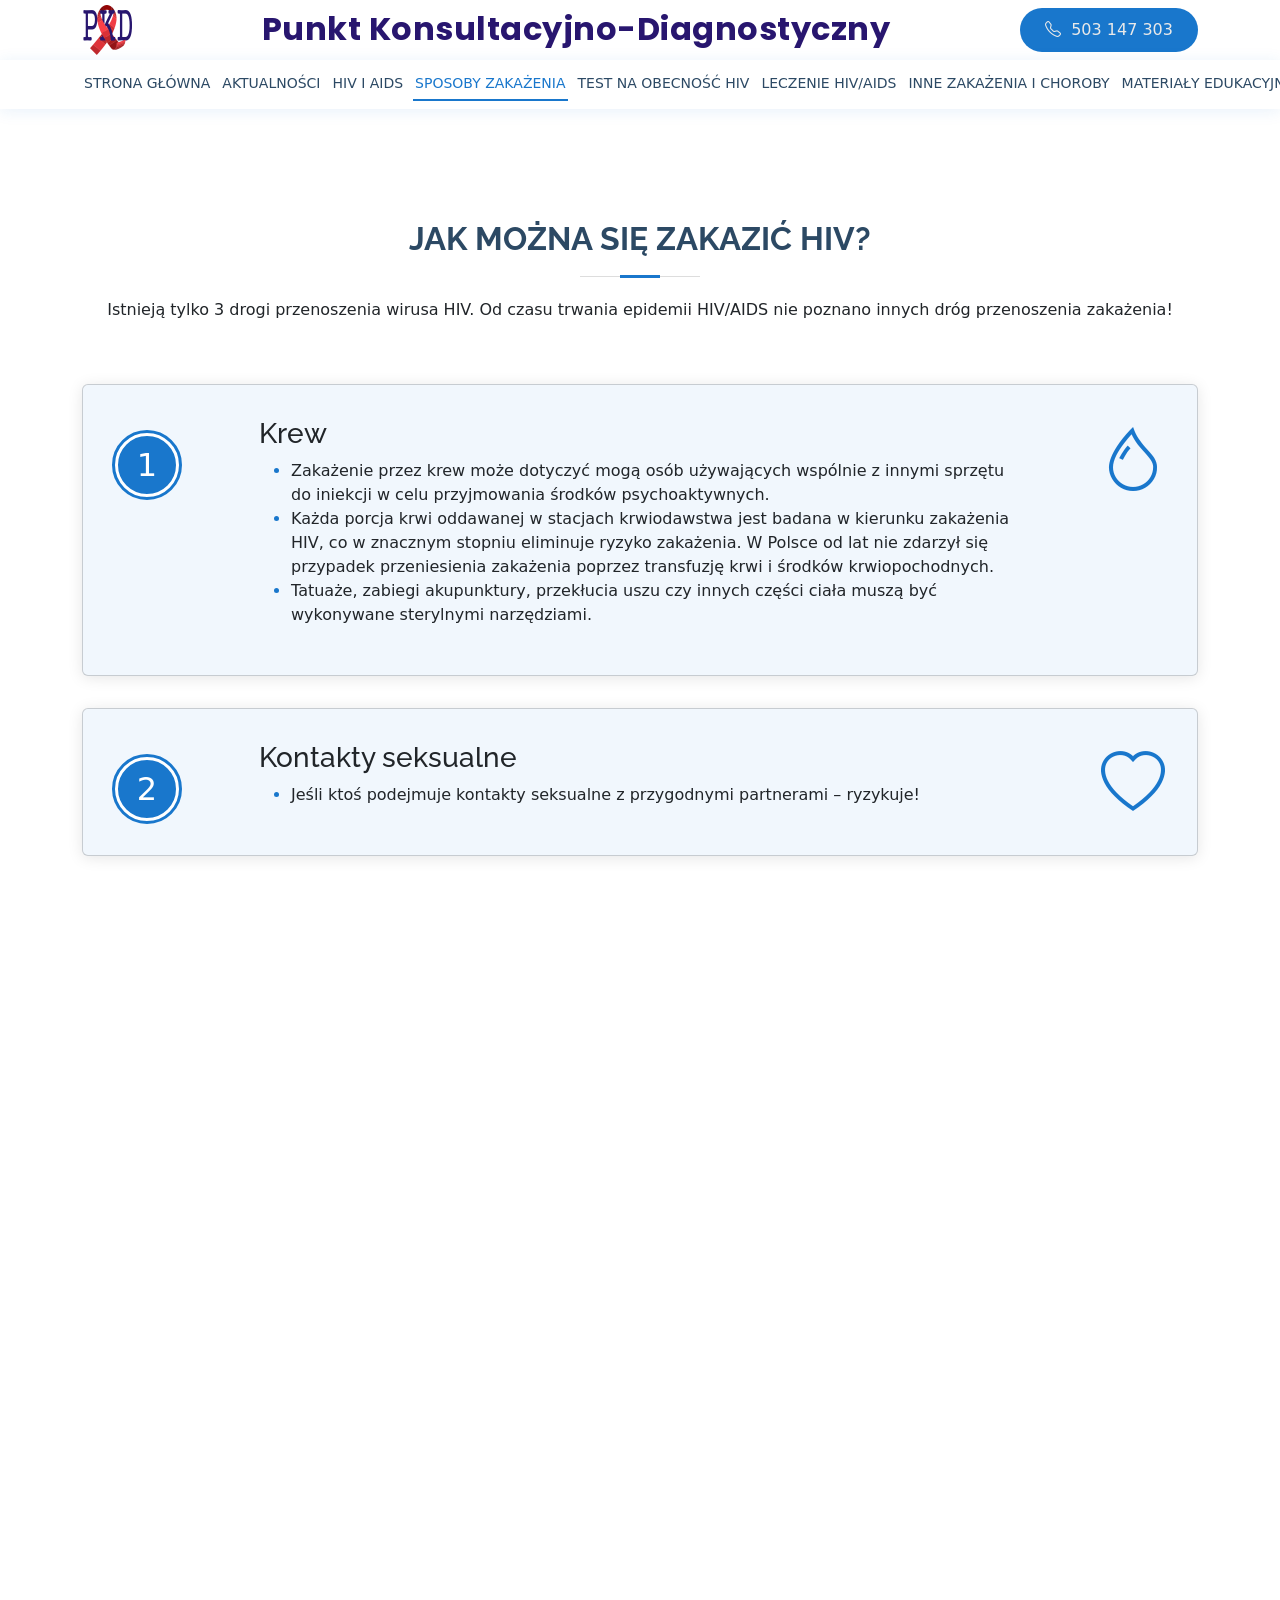
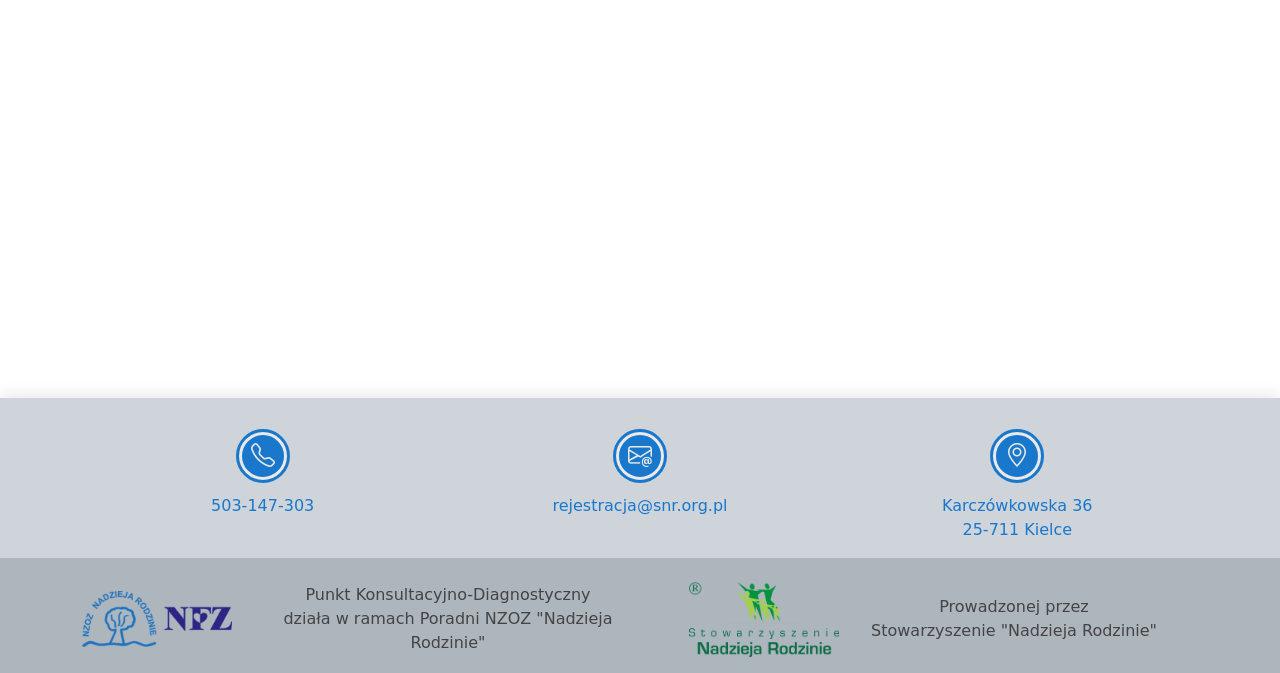
<file: hov.html>
<!DOCTYPE html>
<html lang="pl">

<head>
   <meta charset="UTF-8">
   <meta http-equiv="X-UA-Compatible" content="IE=edge">
   <meta name="viewport" content="width=device-width, initial-scale=1.0">
   <meta name="description"
      content="PUNKT KONSULTACYJNO-DIAGNOSTYCZNY - PODSTAWOWE INFORMACJE. Zapraszamy do korzystania z poradnictwa i testowania w kierunku zakażenia wirusem HIV, HCV i kiły. Badania są anonimowe, bezpłatne i nie wymagają skierowania. Działalność finansowana ze środków Krajowego Centrum ds. AIDS. Punkt pracuje we wtorki i czwartki. Kontakt telefoniczny pod nr 503 147 303. Rejestracja NZOZ nie udziela informacji na temat testowania w kierunku zakażenia wirusem HIV, HCV i kiły. Więcej informacji na stronie Krajowego Centrum ds. AIDS. Szukasz odpowiedzi na trudne pytania, potrzebujesz informacji - napisz lub zadzwoń. Ogólnopolski telefon zaufania HIV/AIDS 800 888 448. CO TO JEST HIV I AIDS? HIV to wirus upośledzenia odporności. AIDS to zespół nabytego upośledzenia odporności, pojawiający się po wielu latach zakażenia HIV. JAK MOŻNA SIĘ ZAKAZIĆ HIV? Istnieją 3 drogi przenoszenia wirusa HIV: krew, kontakty seksualne oraz z matki na dziecko. TEST NA OBECNOŚĆ HIV. Zakażenie HIV rozpoznać można po wykonaniu testu w kierunku obecności przeciwciał anty-HIV. LECZENIE HIV/AIDS. Publikacje i broszury dla osób zakażonych wirusem HIV. INNE ZAKAŻENIA I CHOROBY PRZENOSZONE DROGĄ PŁCIOWĄ. Ulotki dotyczące zakażeń przenoszonych drogą płciową. Więcej informacji na stronie Krajowego Centrum ds. AIDS." />
   <link href="img/icons/favicon.ico" rel="icon">
   <title>Punkt Konsultacyjno-Diagnostyczny</title>
   <link rel="stylesheet" href="css/style.css">
   <script defer src="js/script.js"></script>

   <!-- STYLES -->
   <link rel="stylesheet" href="css/bootstrap.min.css">
   <link rel="stylesheet" href="https://cdn.jsdelivr.net/npm/bootstrap-icons@1.10.5/font/bootstrap-icons.css">
   <link href="https://unpkg.com/aos@2.3.1/dist/aos.css" rel="stylesheet">
   <!-- Vendor CSS Files -->
   <link href="css/vendor/fontawesome-free/css/all.min.css" rel="stylesheet">
   <link href="css/vendor/animate.css/animate.min.css" rel="stylesheet">
   <link href="css/vendor/boxicons/css/boxicons.min.css" rel="stylesheet">
   <link href="css/vendor/remixicon/remixicon.css" rel="stylesheet">
</head>

<body>
   <!-- HEADER -->
   <div id="topbar" class="d-flex align-items-center fixed-top">
      <div class="container">
         <div class="contact-info d-flex align-items-center justify-content-between">
            <a href="index.html" class="logo-pkd logo me-auto">
               <img src='img/logo.png' alt="Logo" />
            </a>
            <h1 class="title logo me-auto">
               <a href="/">Punkt Konsultacyjno-Diagnostyczny</a>
            </h1>
            <a class="btn-tel" href="tel:+48503147303">
               <i class="bi bi-telephone"></i>503 147 303
            </a>
         </div>
      </div>
   </div>

   <header id="header" class="fixed-top">
      <div class="container d-flex align-items-center">
         <nav id="navbar" class="navbar order-last order-lg-0">
            <ul>
               <li>
                  <a class="nav-link scrollto" href="/" onClick={handleMobileNavItemClick}>
                     STRONA GŁÓWNA
                  </a>
               </li>
               <li>
                  <a class="nav-link scrollto" href="news.html" onClick={handleMobileNavItemClick}>
                     AKTUALNOŚCI
                  </a>
               </li>
               <li>
                  <a class="nav-link scrollto" href="what.html" onClick={handleMobileNavItemClick}>
                     HIV I AIDS
                  </a>
               </li>
               <li>
                  <a class="nav-link scrollto" href="hov.html" onClick={handleMobileNavItemClick}>
                     SPOSOBY ZAKAŻENIA
                  </a>
               </li>
               <li>
                  <a class="nav-link scrollto" href="hiv.html" onClick={handleMobileNavItemClick}>
                     TEST NA OBECNOŚĆ HIV
                  </a>
               </li>
               <li>
                  <a class="nav-link scrollto" href="treatments.html" onClick={handleMobileNavItemClick}>
                     LECZENIE HIV/AIDS
                  </a>
               </li>
               <li>
                  <a class="nav-link scrollto" href="diseases.html" onClick={handleMobileNavItemClick}>
                     INNE ZAKAŻENIA I CHOROBY
                  </a>
               </li>
               <li>
                  <a class="nav-link scrollto" href="materials.html" onClick={handleMobileNavItemClick}>
                     MATERIAŁY EDUKACYJNE
                  </a>
               </li>
            </ul>
            <i class="bi bi-list mobile-nav-toggle"></i>
         </nav>
      </div>
   </header>

   <!-- HOW CAN -->
   <section class="how-can">
      <div class="container">
         <div class="section-title mt-10">
            <h2 data-aos="fade-down">JAK MOŻNA SIĘ ZAKAZIĆ HIV?</h2>
            <p>
               Istnieją tylko 3 drogi przenoszenia wirusa HIV. Od czasu trwania epidemii HIV/AIDS nie poznano innych
               dróg przenoszenia zakażenia!
            </p>
         </div>

         <div data-aos="fade-right" class="card">
            <div class="text-block">
               <div class="number"></div>
               <div class="text">
                  <h3>Krew</h3>
                  <ul>
                     <li>
                        Zakażenie przez krew może dotyczyć mogą osób używających wspólnie z innymi sprzętu do
                        iniekcji w celu przyjmowania środków psychoaktywnych.
                     </li>
                     <li>
                        Każda porcja krwi oddawanej w stacjach krwiodawstwa jest badana w kierunku zakażenia HIV, co
                        w znacznym stopniu eliminuje ryzyko zakażenia. W Polsce od lat nie zdarzył się przypadek
                        przeniesienia zakażenia poprzez transfuzję krwi i środków krwiopochodnych.
                     </li>
                     <li>
                        Tatuaże, zabiegi akupunktury, przekłucia uszu czy innych części ciała muszą być wykonywane
                        sterylnymi narzędziami.
                     </li>
                  </ul>
               </div>
               <div class="image-block">
                  <i class="bi bi-droplet"></i>
               </div>
            </div>
         </div>

         <div data-aos="fade-left" class="card">
            <div class="text-block">
               <div class="number"></div>
               <div class="text">
                  <h3>Kontakty seksualne</h3>
                  <ul>
                     <li>Jeśli ktoś podejmuje kontakty seksualne z przygodnymi partnerami – ryzykuje!</li>
                  </ul>
               </div>
               <div class="image-block">
                  <i class="bi bi-heart"></i>
               </div>
            </div>
         </div>

         <div data-aos="fade-right" class="card">
            <div class="text-block mb-4">
               <div class="number"></div>
               <div class="text">
                  <h3>Przeniesienie wirusa z zakażonej HIV matki na jej dziecko</h3>
                  <ul>
                     <li>
                        Ryzyko przeniesienia zakażenia z matki na dziecko można zmniejszyć do nieco ponad 1% jeśli
                        kobieta:
                     </li>
                     <ul>
                        <li>przyjmuje podczas ciąży przynajmniej jeden lek antyretrowirusowy,</li>
                        <li>rozwiązanie ciąży następuje przez cesarskie cięcie,</li>
                        <li>noworodek nie jest karmiony piersią.</li>
                     </ul>
                     <li>Jest to możliwe tylko wówczas, kiedy kobieta wie o swoim zakażeniu!</li>
                  </ul>
               </div>
               <div class="image-block">
                  <i class="bi bi-people"></i>
               </div>
            </div>
            <div class="text-block">
               <div class="text text-center">
                  <p class="fst-italic">
                     <b>Jeśli planujesz macierzyństwo lub jesteś w ciąży</b>
                  </p>
                  <a href="doc/4/1test2zycia_ulotka_kobieta.pdf" class="more-btn" target="_blank"
                     rel="noopener noreferrer">
                     Ta informacja jest dla Ciebie
                     <i class="bx bx-chevron-right"></i>
                  </a>
               </div>
            </div>
         </div>

         <div data-aos="fade-up" class="card card-file">
            <div class="download-file">
               <i class="bi bi-file-earmark-arrow-down text-center mb-3"></i>
            </div>
            <div class="section-title">
               <h2>Czym są zakażenie HIV i choroba AIDS,</h2>
               <h5>jak przenosi się wirus, jak temu zapobiec, jak wykonać testu w kierunku HIV.</h5>
            </div>
            <a href="https://aids.gov.pl/hiv_aids/podstawowe_informacje/" class="more-btn mb-3" target="_blank"
               rel="noopener noreferrer">
               Dowiedz się więcej na stronę
               <i class="bx bx-chevron-right"></i>
            </a>
            <p class="text-center fst-italic">lub</p>
            <p class="text-center fst-italic">zapraszamy do pobrania broszury z informacją</p>
            <p class="text-center fst-italic">Broszurę można pobrać w językach:</p>
            <ul class="language mt-3">
               <li data-aos="fade-down" data-aos-delay="100">
                  <a href="doc/4/broshura/PL.pdf" target="_blank" rel="noopener noreferrer">
                     <div class="card-lg">
                        <img class="flag" src="img/4/poland.png" alt="Poland Flag" />
                        polski
                     </div>
                  </a>
               </li>
               <li data-aos="fade-down" data-aos-delay="200">
                  <a href="doc/4/broshura/EN.pdf" target="_blank" rel="noopener noreferrer">
                     <div class="card-lg">
                        <img class="flag" src="img/4/english.jpg" alt="English Flag" />
                        angielski
                     </div>
                  </a>
               </li>
               <li data-aos="fade-down" data-aos-delay="300">
                  <a href="doc/4/broshura/FR.pdf" target="_blank" rel="noopener noreferrer">
                     <div class="card-lg">
                        <img class="flag" src="img/4/france.png" alt="France Flag" />
                        francuski
                     </div>
                  </a>
               </li>
               <li data-aos="fade-down" data-aos-delay="400">
                  <a href="doc/4/broshura/UA.pdf" target="_blank" rel="noopener noreferrer">
                     <div class="card-lg">
                        <img class="flag" src="img/4/ukraine.png" alt="Ukraine Flag" />
                        ukraiński
                     </div>
                  </a>
               </li>
               <li data-aos="fade-down" data-aos-delay="500">
                  <a href="doc/4/broshura/GR.pdf" target="_blank" rel="noopener noreferrer">
                     <div class="card-lg">
                        <img class="flag" src="img/4/georgia.png" alt="Georgia Flag" />
                        gruziński
                     </div>
                  </a>
               </li>
               <li data-aos="fade-down" data-aos-delay="600">
                  <a href="doc/4/broshura/AR.pdf" target="_blank" rel="noopener noreferrer">
                     <div class="card-lg">
                        <img class="flag" src="img/4/arabic.png" alt="Arabic Flag" />
                        arabski
                     </div>
                  </a>
               </li>
               <li data-aos="fade-down" data-aos-delay="700">
                  <a href="doc/4/broshura/RU.pdf" target="_blank" rel="noopener noreferrer">
                     <div class="card-lg">
                        <img class="flag" src="img/4/russia-kakaha.png" alt="Russia Flag" />
                        rosyjski
                     </div>
                  </a>
               </li>
            </ul>
         </div>
      </div>
   </section>

   <!-- FOOTER -->
   <footer>
      <div class="top-footer">
         <div class="container">
            <div class="contact-cards">
               <a class="contact-card" href="tel:+48503147303">
                  <i class="bi bi-telephone"></i>
                  <p class="text-center">503-147-303</p>
               </a>

               <a class="contact-card" href="mailto:rejestracja@snr.org.pl">
                  <i class="bi bi-envelope-at"></i>
                  <p class="text-center">rejestracja@snr.org.pl</p>
               </a>

               <a class="contact-card" href="https://goo.gl/maps/aWWFrQvb7QWLpdQd8" target="_blank"
                  rel="noopener noreferrer">
                  <i class="bi bi-geo-alt"></i>
                  <p class="text-center">
                     Karczówkowska 36 <br /> 25-711 Kielce
                  </p>
               </a>
            </div>
         </div>
      </div>

      <div class="bottom-footer">
         <div class="container">
            <div class="logo-cards">
               <div class="logo-card">
                  <a class="logo-img" href="https://nzoz.nadziejarodzinie.org.pl/" target="_blank"
                     rel="noopener noreferrer">
                     <div class="img-box">
                        <img src="img/logo-nzoz.png" alt="Logo NZOZ" />
                     </div>
                     <p class="text-center">
                        Punkt Konsultacyjno-Diagnostyczny <br /> działa w ramach Poradni NZOZ "Nadzieja Rodzinie"
                     </p>
                  </a>
               </div>

               <div class="logo-card">
                  <a class="logo-img" href="https://nadziejarodzinie.org.pl/" target="_blank" rel="noopener noreferrer">
                     <div class="img-box">
                        <img src="img/logo-snr.png" alt="Logo SNR" />
                     </div>
                     <p class="text-center">
                        Prowadzonej przez <br /> Stowarzyszenie "Nadzieja Rodzinie"
                     </p>
                  </a>
               </div>
            </div>
         </div>
      </div>
   </footer>

   <!-- UP BUTTON -->
   <a href="#" class="back-to-top d-flex align-items-center justify-content-center"><i
         class="bi bi-arrow-up-short"></i></a>

   <!-- PRELOADER -->
   <div id="preloader"></div>

   <!-- SCRIPTS -->
   <script defer src="js/bootstrap.min.js"></script>
   <script src="https://unpkg.com/aos@2.3.1/dist/aos.js"></script>

</body>

</html>
</file>
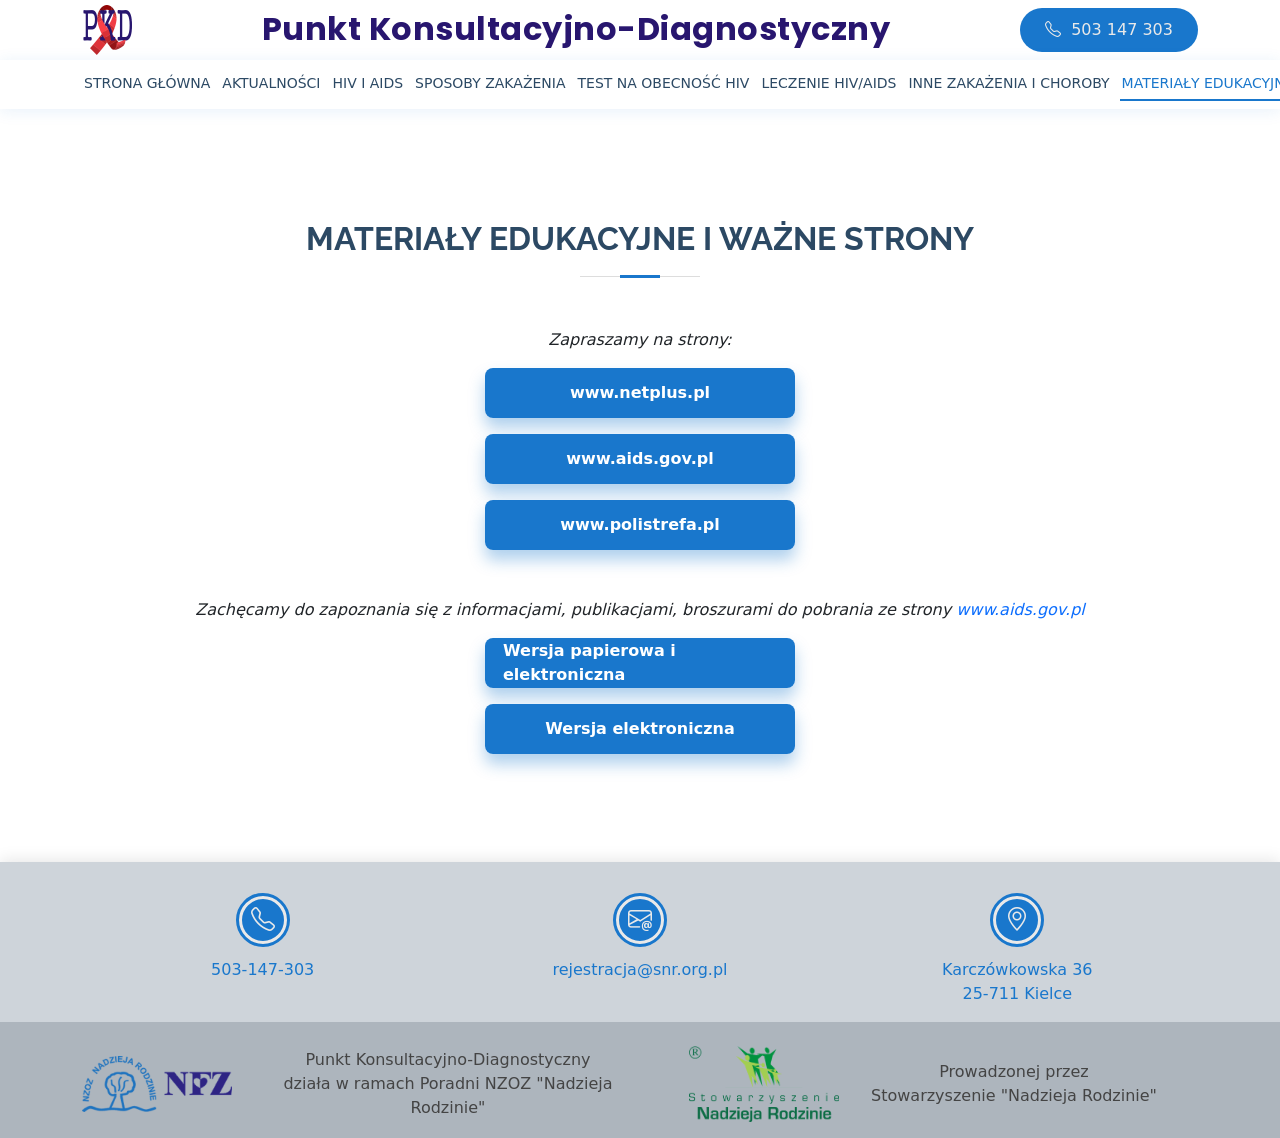
<file: materials.html>
<!DOCTYPE html>
<html lang="pl">

<head>
   <meta charset="UTF-8">
   <meta http-equiv="X-UA-Compatible" content="IE=edge">
   <meta name="viewport" content="width=device-width, initial-scale=1.0">
   <meta name="description"
      content="PUNKT KONSULTACYJNO-DIAGNOSTYCZNY - PODSTAWOWE INFORMACJE. Zapraszamy do korzystania z poradnictwa i testowania w kierunku zakażenia wirusem HIV, HCV i kiły. Badania są anonimowe, bezpłatne i nie wymagają skierowania. Działalność finansowana ze środków Krajowego Centrum ds. AIDS. Punkt pracuje we wtorki i czwartki. Kontakt telefoniczny pod nr 503 147 303. Rejestracja NZOZ nie udziela informacji na temat testowania w kierunku zakażenia wirusem HIV, HCV i kiły. Więcej informacji na stronie Krajowego Centrum ds. AIDS. Szukasz odpowiedzi na trudne pytania, potrzebujesz informacji - napisz lub zadzwoń. Ogólnopolski telefon zaufania HIV/AIDS 800 888 448. CO TO JEST HIV I AIDS? HIV to wirus upośledzenia odporności. AIDS to zespół nabytego upośledzenia odporności, pojawiający się po wielu latach zakażenia HIV. JAK MOŻNA SIĘ ZAKAZIĆ HIV? Istnieją 3 drogi przenoszenia wirusa HIV: krew, kontakty seksualne oraz z matki na dziecko. TEST NA OBECNOŚĆ HIV. Zakażenie HIV rozpoznać można po wykonaniu testu w kierunku obecności przeciwciał anty-HIV. LECZENIE HIV/AIDS. Publikacje i broszury dla osób zakażonych wirusem HIV. INNE ZAKAŻENIA I CHOROBY PRZENOSZONE DROGĄ PŁCIOWĄ. Ulotki dotyczące zakażeń przenoszonych drogą płciową. Więcej informacji na stronie Krajowego Centrum ds. AIDS." />
   <link href="img/icons/favicon.ico" rel="icon">
   <title>Punkt Konsultacyjno-Diagnostyczny</title>
   <link rel="stylesheet" href="css/style.css">
   <script defer src="js/script.js"></script>

   <!-- STYLES -->
   <link rel="stylesheet" href="css/bootstrap.min.css">
   <link rel="stylesheet" href="https://cdn.jsdelivr.net/npm/bootstrap-icons@1.10.5/font/bootstrap-icons.css">
   <link href="https://unpkg.com/aos@2.3.1/dist/aos.css" rel="stylesheet">
   <!-- Vendor CSS Files -->
   <link href="css/vendor/fontawesome-free/css/all.min.css" rel="stylesheet">
   <link href="css/vendor/animate.css/animate.min.css" rel="stylesheet">
   <link href="css/vendor/boxicons/css/boxicons.min.css" rel="stylesheet">
   <link href="css/vendor/remixicon/remixicon.css" rel="stylesheet">
</head>

<body>
   <!-- HEADER -->
   <div id="topbar" class="d-flex align-items-center fixed-top">
      <div class="container">
         <div class="contact-info d-flex align-items-center justify-content-between">
            <a href="index.html" class="logo-pkd logo me-auto">
               <img src='img/logo.png' alt="Logo" />
            </a>
            <h1 class="title logo me-auto">
               <a href="/">Punkt Konsultacyjno-Diagnostyczny</a>
            </h1>
            <a class="btn-tel" href="tel:+48503147303">
               <i class="bi bi-telephone"></i>503 147 303
            </a>
         </div>
      </div>
   </div>

   <header id="header" class="fixed-top">
      <div class="container d-flex align-items-center">
         <nav id="navbar" class="navbar order-last order-lg-0">
            <ul>
               <li>
                  <a class="nav-link scrollto" href="/" onClick={handleMobileNavItemClick}>
                     STRONA GŁÓWNA
                  </a>
               </li>
               <li>
                  <a class="nav-link scrollto" href="news.html" onClick={handleMobileNavItemClick}>
                     AKTUALNOŚCI
                  </a>
               </li>
               <li>
                  <a class="nav-link scrollto" href="what.html" onClick={handleMobileNavItemClick}>
                     HIV I AIDS
                  </a>
               </li>
               <li>
                  <a class="nav-link scrollto" href="hov.html" onClick={handleMobileNavItemClick}>
                     SPOSOBY ZAKAŻENIA
                  </a>
               </li>
               <li>
                  <a class="nav-link scrollto" href="hiv.html" onClick={handleMobileNavItemClick}>
                     TEST NA OBECNOŚĆ HIV
                  </a>
               </li>
               <li>
                  <a class="nav-link scrollto" href="treatments.html" onClick={handleMobileNavItemClick}>
                     LECZENIE HIV/AIDS
                  </a>
               </li>
               <li>
                  <a class="nav-link scrollto" href="diseases.html" onClick={handleMobileNavItemClick}>
                     INNE ZAKAŻENIA I CHOROBY
                  </a>
               </li>
               <li>
                  <a class="nav-link scrollto" href="materials.html" onClick={handleMobileNavItemClick}>
                     MATERIAŁY EDUKACYJNE
                  </a>
               </li>
            </ul>
            <i class="bi bi-list mobile-nav-toggle"></i>
         </nav>
      </div>
   </header>

   <!-- MATERIALS -->
   <section class="materials">
      <div class="container">
         <div class="section-title mt-10">
            <h2 data-aos="fade-down">MATERIAŁY EDUKACYJNE i WAŻNE STRONY</h2>
         </div>

         <div class="links-blocks">
            <div class="links-block">
               <p class="text-center fst-italic">Zapraszamy na strony:</p>

               <div class="materials-buttons">
                  <div class="materials-btn" data-aos="fade-down" data-aos-delay="200">
                     <a href="https://www.netplus.pl/" target="_blank" rel="noopener noreferrer">
                        <div>
                           <span>
                              <p>www.netplus.pl</p>
                           </span>
                        </div>
                        <div>
                           <span>
                              <p>Przejdź</p>
                           </span>
                        </div>
                     </a>
                  </div>

                  <div class="materials-btn" data-aos="fade-down" data-aos-delay="300">
                     <a href="https://aids.gov.pl/" target="_blank" rel="noopener noreferrer">
                        <div>
                           <span>
                              <p>www.aids.gov.pl</p>
                           </span>
                        </div>
                        <div>
                           <span>
                              <p>Przejdź</p>
                           </span>
                        </div>
                     </a>
                  </div>

                  <div class="materials-btn" data-aos="fade-down" data-aos-delay="400">
                     <a href="https://polistrefa.pl/" target="_blank" rel="noopener noreferrer">
                        <div>
                           <span>
                              <p>www.polistrefa.pl</p>
                           </span>
                        </div>
                        <div>
                           <span>
                              <p>Przejdź</p>
                           </span>
                        </div>
                     </a>
                  </div>
               </div>
            </div>

            <div class="links-block">
               <p class="text-center fst-italic">
                  Zachęcamy do zapoznania się z informacjami, publikacjami, broszurami do pobrania ze strony
                  <a href="https://www.aids.gov.pl" target="_blank" rel="noopener noreferrer">
                     www.aids.gov.pl
                  </a>
               </p>

               <div class="materials-buttons">
                  <div class="materials-btn" data-aos="fade-down" data-aos-delay="500">
                     <a href="https://aids.gov.pl/_publikacje/wersja_papierowa_i_elektroniczna/" target="_blank"
                        rel="noopener noreferrer">
                        <div>
                           <span>
                              <p>Wersja papierowa i elektroniczna</p>
                           </span>
                        </div>
                        <div>
                           <span>
                              <p>Przejdź</p>
                           </span>
                        </div>
                     </a>
                  </div>

                  <div class="materials-btn" data-aos="fade-down" data-aos-delay="600">
                     <a href="https://aids.gov.pl/_publikacje/wersja_elektroniczna/" target="_blank"
                        rel="noopener noreferrer">
                        <div>
                           <span>
                              <p>Wersja elektroniczna</p>
                           </span>
                        </div>
                        <div>
                           <span>
                              <p>Przejdź</p>
                           </span>
                        </div>
                     </a>
                  </div>
               </div>
            </div>
         </div>
      </div>
   </section>

   <!-- FOOTER -->
   <footer>
      <div class="top-footer">
         <div class="container">
            <div class="contact-cards">
               <a class="contact-card" href="tel:+48503147303">
                  <i class="bi bi-telephone"></i>
                  <p class="text-center">503-147-303</p>
               </a>

               <a class="contact-card" href="mailto:rejestracja@snr.org.pl">
                  <i class="bi bi-envelope-at"></i>
                  <p class="text-center">rejestracja@snr.org.pl</p>
               </a>

               <a class="contact-card" href="https://goo.gl/maps/aWWFrQvb7QWLpdQd8" target="_blank"
                  rel="noopener noreferrer">
                  <i class="bi bi-geo-alt"></i>
                  <p class="text-center">
                     Karczówkowska 36 <br /> 25-711 Kielce
                  </p>
               </a>
            </div>
         </div>
      </div>

      <div class="bottom-footer">
         <div class="container">
            <div class="logo-cards">
               <div class="logo-card">
                  <a class="logo-img" href="https://nzoz.nadziejarodzinie.org.pl/" target="_blank"
                     rel="noopener noreferrer">
                     <div class="img-box">
                        <img src="img/logo-nzoz.png" alt="Logo NZOZ" />
                     </div>
                     <p class="text-center">
                        Punkt Konsultacyjno-Diagnostyczny <br /> działa w ramach Poradni NZOZ "Nadzieja Rodzinie"
                     </p>
                  </a>
               </div>

               <div class="logo-card">
                  <a class="logo-img" href="https://nadziejarodzinie.org.pl/" target="_blank" rel="noopener noreferrer">
                     <div class="img-box">
                        <img src="img/logo-snr.png" alt="Logo SNR" />
                     </div>
                     <p class="text-center">
                        Prowadzonej przez <br /> Stowarzyszenie "Nadzieja Rodzinie"
                     </p>
                  </a>
               </div>
            </div>
         </div>
      </div>
   </footer>

   <!-- UP BUTTON -->
   <a href="#" class="back-to-top d-flex align-items-center justify-content-center"><i
         class="bi bi-arrow-up-short"></i></a>

   <!-- PRELOADER -->
   <div id="preloader"></div>

   <!-- SCRIPTS -->
   <script defer src="js/bootstrap.min.js"></script>
   <script src="https://unpkg.com/aos@2.3.1/dist/aos.js"></script>

</body>

</html>
</file>
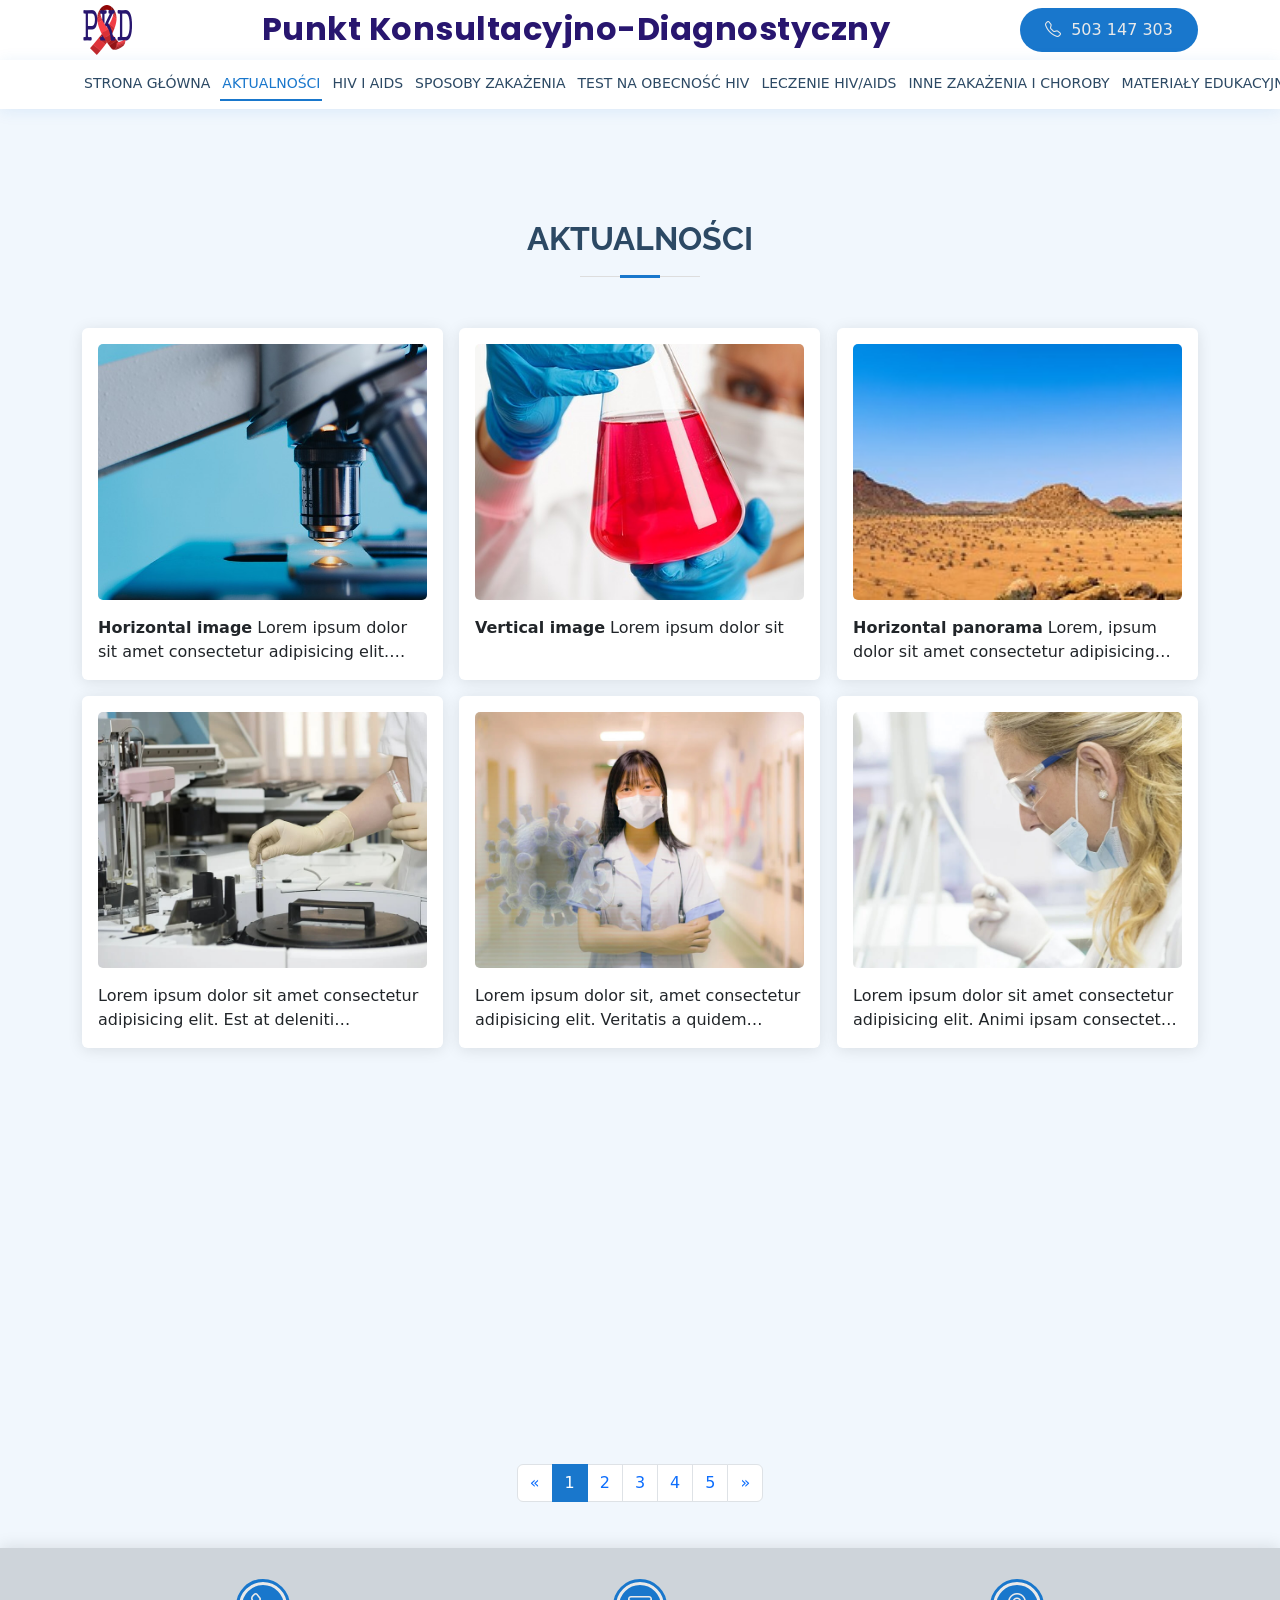
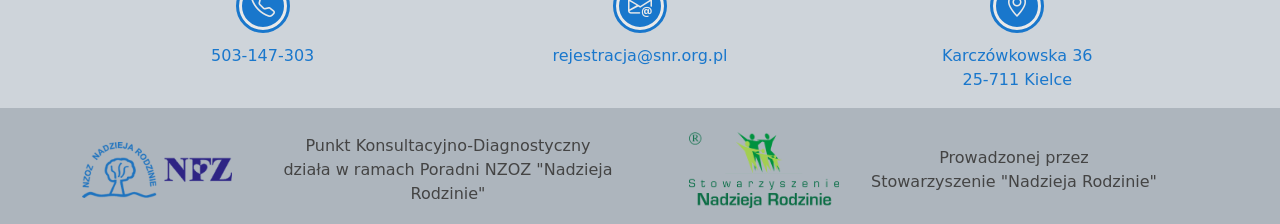
<file: news.html>
<!DOCTYPE html>
<html lang="pl">

<head>
   <meta charset="UTF-8">
   <meta http-equiv="X-UA-Compatible" content="IE=edge">
   <meta name="viewport" content="width=device-width, initial-scale=1.0">
   <meta name="description"
      content="PUNKT KONSULTACYJNO-DIAGNOSTYCZNY - PODSTAWOWE INFORMACJE. Zapraszamy do korzystania z poradnictwa i testowania w kierunku zakażenia wirusem HIV, HCV i kiły. Badania są anonimowe, bezpłatne i nie wymagają skierowania. Działalność finansowana ze środków Krajowego Centrum ds. AIDS. Punkt pracuje we wtorki i czwartki. Kontakt telefoniczny pod nr 503 147 303. Rejestracja NZOZ nie udziela informacji na temat testowania w kierunku zakażenia wirusem HIV, HCV i kiły. Więcej informacji na stronie Krajowego Centrum ds. AIDS. Szukasz odpowiedzi na trudne pytania, potrzebujesz informacji - napisz lub zadzwoń. Ogólnopolski telefon zaufania HIV/AIDS 800 888 448. CO TO JEST HIV I AIDS? HIV to wirus upośledzenia odporności. AIDS to zespół nabytego upośledzenia odporności, pojawiający się po wielu latach zakażenia HIV. JAK MOŻNA SIĘ ZAKAZIĆ HIV? Istnieją 3 drogi przenoszenia wirusa HIV: krew, kontakty seksualne oraz z matki na dziecko. TEST NA OBECNOŚĆ HIV. Zakażenie HIV rozpoznać można po wykonaniu testu w kierunku obecności przeciwciał anty-HIV. LECZENIE HIV/AIDS. Publikacje i broszury dla osób zakażonych wirusem HIV. INNE ZAKAŻENIA I CHOROBY PRZENOSZONE DROGĄ PŁCIOWĄ. Ulotki dotyczące zakażeń przenoszonych drogą płciową. Więcej informacji na stronie Krajowego Centrum ds. AIDS." />
   <link href="img/icons/favicon.ico" rel="icon">
   <title>Punkt Konsultacyjno-Diagnostyczny</title>
   <link rel="stylesheet" href="css/style.css">
   <script defer src="js/script.js"></script>

   <!-- STYLES -->
   <link rel="stylesheet" href="css/bootstrap.min.css">
   <link rel="stylesheet" href="https://cdn.jsdelivr.net/npm/bootstrap-icons@1.10.5/font/bootstrap-icons.css">
   <link href="https://unpkg.com/aos@2.3.1/dist/aos.css" rel="stylesheet">
   <!-- Vendor CSS Files -->
   <link href="css/vendor/fontawesome-free/css/all.min.css" rel="stylesheet">
   <link href="css/vendor/animate.css/animate.min.css" rel="stylesheet">
   <link href="css/vendor/boxicons/css/boxicons.min.css" rel="stylesheet">
   <link href="css/vendor/remixicon/remixicon.css" rel="stylesheet">
</head>

<body>
   <!-- HEADER -->
   <div id="topbar" class="d-flex align-items-center fixed-top">
      <div class="container">
         <div class="contact-info d-flex align-items-center justify-content-between">
            <a href="index.html" class="logo-pkd logo me-auto">
               <img src='img/logo.png' alt="Logo" />
            </a>
            <h1 class="title logo me-auto">
               <a href="/">Punkt Konsultacyjno-Diagnostyczny</a>
            </h1>
            <a class="btn-tel" href="tel:+48503147303">
               <i class="bi bi-telephone"></i>503 147 303
            </a>
         </div>
      </div>
   </div>

   <header id="header" class="fixed-top">
      <div class="container d-flex align-items-center">
         <nav id="navbar" class="navbar order-last order-lg-0">
            <ul>
               <li>
                  <a class="nav-link scrollto" href="/" onClick={handleMobileNavItemClick}>
                     STRONA GŁÓWNA
                  </a>
               </li>
               <li>
                  <a class="nav-link scrollto" href="news.html" onClick={handleMobileNavItemClick}>
                     AKTUALNOŚCI
                  </a>
               </li>
               <li>
                  <a class="nav-link scrollto" href="what.html" onClick={handleMobileNavItemClick}>
                     HIV I AIDS
                  </a>
               </li>
               <li>
                  <a class="nav-link scrollto" href="hov.html" onClick={handleMobileNavItemClick}>
                     SPOSOBY ZAKAŻENIA
                  </a>
               </li>
               <li>
                  <a class="nav-link scrollto" href="hiv.html" onClick={handleMobileNavItemClick}>
                     TEST NA OBECNOŚĆ HIV
                  </a>
               </li>
               <li>
                  <a class="nav-link scrollto" href="treatments.html" onClick={handleMobileNavItemClick}>
                     LECZENIE HIV/AIDS
                  </a>
               </li>
               <li>
                  <a class="nav-link scrollto" href="diseases.html" onClick={handleMobileNavItemClick}>
                     INNE ZAKAŻENIA I CHOROBY
                  </a>
               </li>
               <li>
                  <a class="nav-link scrollto" href="materials.html" onClick={handleMobileNavItemClick}>
                     MATERIAŁY EDUKACYJNE
                  </a>
               </li>
            </ul>
            <i class="bi bi-list mobile-nav-toggle"></i>
         </nav>
      </div>
   </header>

   <!-- NEWS -->
   <section class="news section-bg">
      <div class="container">
         <div class="section-title mt-10">
            <h2 data-aos="fade-down">AKTUALNOŚCI</h2>
         </div>

         <div class="articles row g-3">
            <div data-aos="flip-left" class="col-12 col-md-6 col-lg-4">
               <a href="post.html">
                  <div class="card">
                     <div class="image-box">
                        <img src="img/1-horizontal.jpg" alt="Post Image" />
                     </div>
                     <div class="text-box">
                        <p>
                           <b>Horizontal image</b> Lorem ipsum dolor sit amet consectetur adipisicing elit.
                           Voluptatum nulla cupiditate deserunt voluptatibus dolor officia illum quas libero. Iusto
                           quam dignissimos tempora obcaecati odio sapiente quisquam ratione fugit. Animi,
                           necessitatibus!
                        </p>
                     </div>
                  </div>
               </a>
            </div>

            <div data-aos="flip-left" class="col-12 col-md-6 col-lg-4">
               <a href="post.html">
                  <div class="card">
                     <div class="image-box">
                        <img src="img/2-vertical.jpg" alt="Post Image" />
                     </div>
                     <div class="text-box">
                        <p>
                           <b>Vertical image</b> Lorem ipsum dolor sit
                        </p>
                     </div>
                  </div>
               </a>
            </div>

            <div data-aos="flip-left" class="col-12 col-md-6 col-lg-4">
               <a href="post.html">
                  <div class="card">
                     <div class="image-box">
                        <img src="img/3-panorama.jpg" alt="Post Image" />
                     </div>
                     <div class="text-box">
                        <p>
                           <b>Horizontal panorama</b> Lorem, ipsum dolor sit amet consectetur adipisicing elit.
                           Doloremque maiores reprehenderit nostrum, rerum incidunt id repudiandae quas, nemo porro
                           odio provident. Voluptate totam sequi, delectus, amet ab officiis nesciunt rem quos id
                           velit iure laborum ex saepe quis dolor cum deleniti cumque nihil consequatur culpa
                           architecto illum? Sint ut, veritatis minus eveniet iure optio ipsam nisi dolorum quod.
                           Unde possimus molestiae omnis magnam porro earum ipsam placeat officiis deleniti dolores.
                           Nemo sequi nostrum maiores maxime impedit blanditiis voluptatem magnam, distinctio
                           similique tempore minus. Eius a earum, atque autem laudantium eum? Nihil odio ipsam nam
                           necessitatibus nostrum quo repellendus nemo ipsa?
                        </p>
                     </div>
                  </div>
               </a>
            </div>

            <div data-aos="flip-left" class="col-12 col-md-6 col-lg-4">
               <a href="post.html">
                  <div class="card">
                     <div class="image-box">
                        <img src="img/gallery/gallery-2.jpg" alt="Post Image" />
                     </div>
                     <div class="text-box">
                        <p>
                           Lorem ipsum dolor sit amet consectetur adipisicing elit. Est at deleniti consequuntur
                           nostrum inventore explicabo vitae exercitationem aliquid magnam repellat, ut cupiditate
                           ullam mollitia, nisi labore saepe omnis eveniet cumque?
                        </p>
                     </div>
                  </div>
               </a>
            </div>

            <div data-aos="flip-left" class="col-12 col-md-6 col-lg-4">
               <a href="post.html">
                  <div class="card">
                     <div class="image-box">
                        <img src="img/gallery/gallery-5.jpg" alt="Post Image" />
                     </div>
                     <div class="text-box">
                        <p>
                           Lorem ipsum dolor sit, amet consectetur adipisicing elit. Veritatis a quidem consectetur,
                           repellat optio non hic sapiente cumque vel explicabo, sit praesentium ullam. Sapiente,
                           dicta totam earum velit praesentium quis.
                        </p>
                     </div>
                  </div>
               </a>
            </div>

            <div data-aos="flip-left" class="col-12 col-md-6 col-lg-4">
               <a href="post.html">
                  <div class="card">
                     <div class="image-box">
                        <img src="img/gallery/gallery-6.jpg" alt="Post Image" />
                     </div>
                     <div class="text-box">
                        <p>
                           Lorem ipsum dolor sit amet consectetur adipisicing elit. Animi ipsam consectetur
                           praesentium! Consectetur repellendus odio laborum at, ipsa dicta dolorem recusandae
                           architecto, tempora beatae tempore numquam esse sint, maxime distinctio?
                        </p>
                     </div>
                  </div>
               </a>
            </div>

            <div data-aos="flip-left" class="col-12 col-md-6 col-lg-4">
               <a href="post.html">
                  <div class="card">
                     <div class="image-box">
                        <img src="img/gallery/gallery-7.jpg" alt="Post Image" />
                     </div>
                     <div class="text-box">
                        <p>
                           Lorem ipsum dolor sit amet consectetur adipisicing elit. Ducimus voluptatum molestiae
                           laboriosam? Amet dolorum beatae, temporibus laboriosam error cum ad impedit voluptatem,
                           molestiae magnam natus at autem dolores consequatur hic?
                        </p>
                     </div>
                  </div>
               </a>
            </div>

            <div data-aos="flip-left" class="col-12 col-md-6 col-lg-4">
               <a href="post.html">
                  <div class="card">
                     <div class="image-box">
                        <img src="img/gallery/gallery-8.jpg" alt="Post Image" />
                     </div>
                     <div class="text-box">
                        <p>
                           Lorem ipsum dolor sit amet consectetur adipisicing elit. Optio consequuntur sed
                           perferendis veritatis dolore aperiam. Perferendis natus, assumenda architecto nam nulla
                           debitis aspernatur corporis esse incidunt iure, minus quisquam corrupti.
                        </p>
                     </div>
                  </div>
               </a>
            </div>

            <div data-aos="flip-left" class="col-12 col-md-6 col-lg-4">
               <a href="post.html">
                  <div class="card">
                     <div class="image-box">
                        <img src="img/gallery/gallery-1.jpg" alt="Post Image" />
                     </div>
                     <div class="text-box">
                        <p>
                           Lorem ipsum dolor sit amet consectetur adipisicing elit. Officiis nam recusandae tempora
                           animi alias excepturi. Dolor, ipsa illum incidunt optio magnam aliquid voluptatum sit
                           quidem quae natus sunt architecto officiis.
                        </p>
                     </div>
                  </div>
               </a>
            </div>
         </div>
      </div>

      <div class="pagination-component">
         <nav aria-label="Page navigation example">
            <ul class="pagination justify-content-center mt-5">
               <li class="page-item">
                  <a class="page-link" href="#" aria-label="Previous">
                     <span aria-hidden="true">&laquo;</span>
                  </a>
               </li>
               <li class="page-item active"><a class="page-link" href="#">1</a></li>
               <li class="page-item"><a class="page-link" href="#">2</a></li>
               <li class="page-item"><a class="page-link" href="#">3</a></li>
               <li class="page-item"><a class="page-link" href="#">4</a></li>
               <li class="page-item"><a class="page-link" href="#">5</a></li>
               <li class="page-item">
                  <a class="page-link" href="#" aria-label="Next">
                     <span aria-hidden="true">&raquo;</span>
                  </a>
               </li>
            </ul>
         </nav>
      </div>
   </section>

   <!-- FOOTER -->
   <footer>
      <div class="top-footer">
         <div class="container">
            <div class="contact-cards">
               <a class="contact-card" href="tel:+48503147303">
                  <i class="bi bi-telephone"></i>
                  <p class="text-center">503-147-303</p>
               </a>

               <a class="contact-card" href="mailto:rejestracja@snr.org.pl">
                  <i class="bi bi-envelope-at"></i>
                  <p class="text-center">rejestracja@snr.org.pl</p>
               </a>

               <a class="contact-card" href="https://goo.gl/maps/aWWFrQvb7QWLpdQd8" target="_blank"
                  rel="noopener noreferrer">
                  <i class="bi bi-geo-alt"></i>
                  <p class="text-center">
                     Karczówkowska 36 <br /> 25-711 Kielce
                  </p>
               </a>
            </div>
         </div>
      </div>

      <div class="bottom-footer">
         <div class="container">
            <div class="logo-cards">
               <div class="logo-card">
                  <a class="logo-img" href="https://nzoz.nadziejarodzinie.org.pl/" target="_blank"
                     rel="noopener noreferrer">
                     <div class="img-box">
                        <img src="img/logo-nzoz.png" alt="Logo NZOZ" />
                     </div>
                     <p class="text-center">
                        Punkt Konsultacyjno-Diagnostyczny <br /> działa w ramach Poradni NZOZ "Nadzieja Rodzinie"
                     </p>
                  </a>
               </div>

               <div class="logo-card">
                  <a class="logo-img" href="https://nadziejarodzinie.org.pl/" target="_blank" rel="noopener noreferrer">
                     <div class="img-box">
                        <img src="img/logo-snr.png" alt="Logo SNR" />
                     </div>
                     <p class="text-center">
                        Prowadzonej przez <br /> Stowarzyszenie "Nadzieja Rodzinie"
                     </p>
                  </a>
               </div>
            </div>
         </div>
      </div>
   </footer>

   <!-- UP BUTTON -->
   <a href="#" class="back-to-top d-flex align-items-center justify-content-center"><i
         class="bi bi-arrow-up-short"></i></a>

   <!-- PRELOADER -->
   <div id="preloader"></div>

   <!-- SCRIPTS -->
   <script defer src="js/bootstrap.min.js"></script>
   <script src="https://unpkg.com/aos@2.3.1/dist/aos.js"></script>

</body>

</html>
</file>
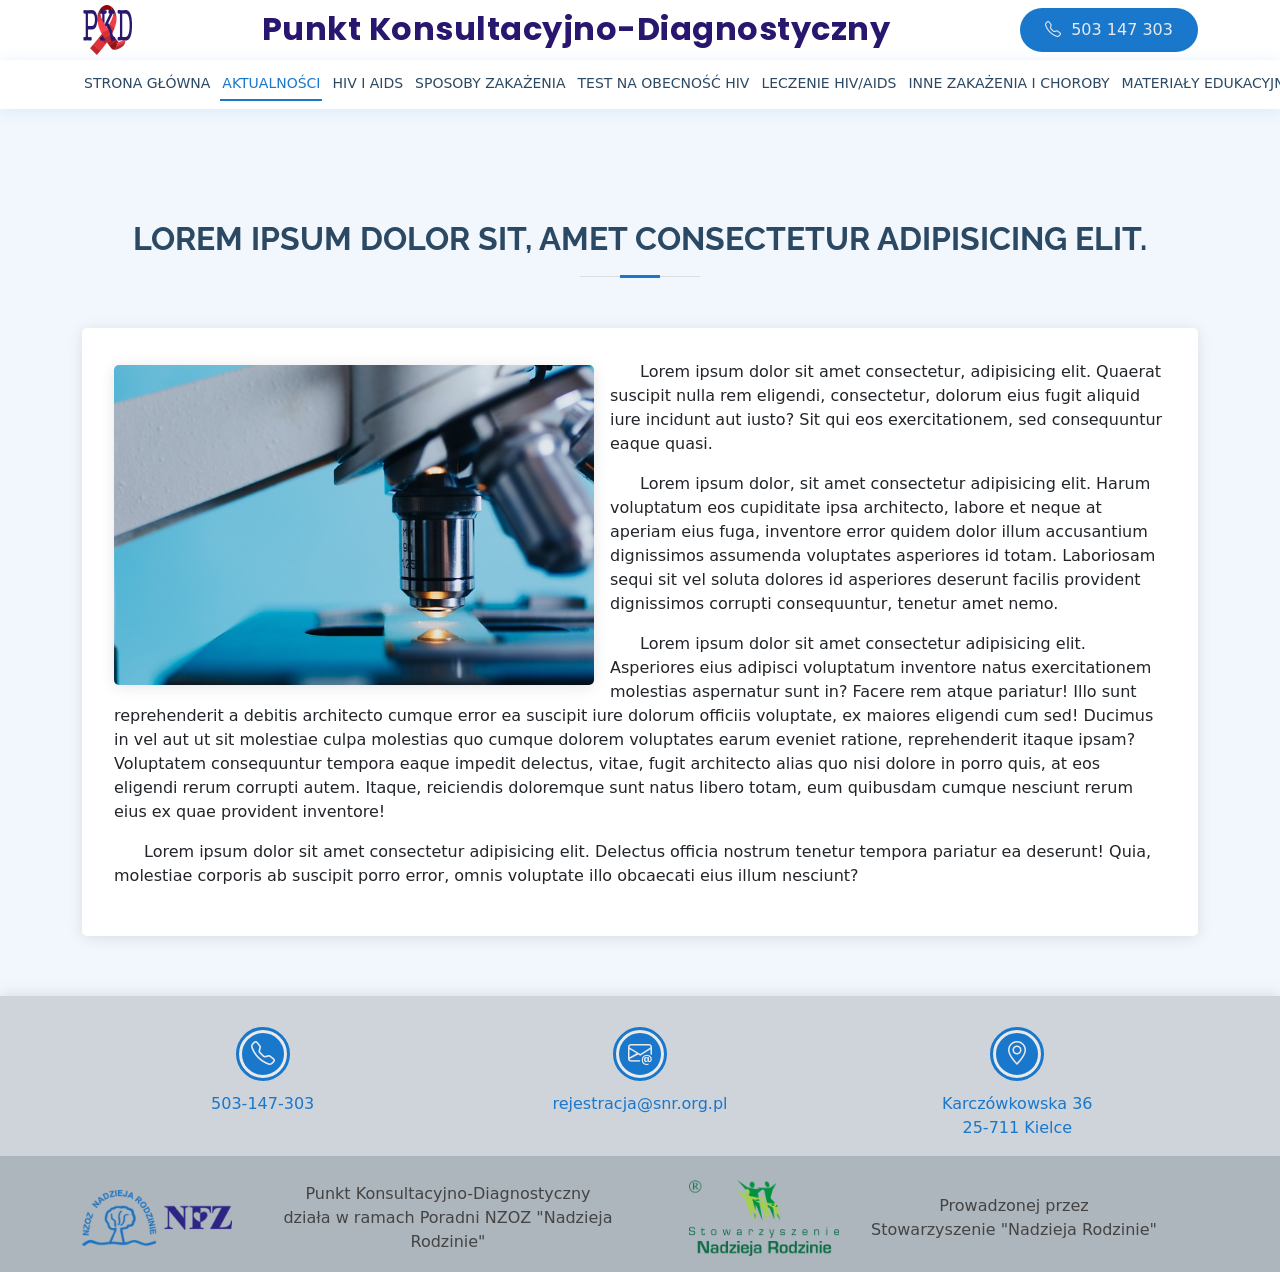
<file: post.html>
<!DOCTYPE html>
<html lang="pl">

<head>
   <meta charset="UTF-8">
   <meta http-equiv="X-UA-Compatible" content="IE=edge">
   <meta name="viewport" content="width=device-width, initial-scale=1.0">
   <meta name="description"
      content="PUNKT KONSULTACYJNO-DIAGNOSTYCZNY - PODSTAWOWE INFORMACJE. Zapraszamy do korzystania z poradnictwa i testowania w kierunku zakażenia wirusem HIV, HCV i kiły. Badania są anonimowe, bezpłatne i nie wymagają skierowania. Działalność finansowana ze środków Krajowego Centrum ds. AIDS. Punkt pracuje we wtorki i czwartki. Kontakt telefoniczny pod nr 503 147 303. Rejestracja NZOZ nie udziela informacji na temat testowania w kierunku zakażenia wirusem HIV, HCV i kiły. Więcej informacji na stronie Krajowego Centrum ds. AIDS. Szukasz odpowiedzi na trudne pytania, potrzebujesz informacji - napisz lub zadzwoń. Ogólnopolski telefon zaufania HIV/AIDS 800 888 448. CO TO JEST HIV I AIDS? HIV to wirus upośledzenia odporności. AIDS to zespół nabytego upośledzenia odporności, pojawiający się po wielu latach zakażenia HIV. JAK MOŻNA SIĘ ZAKAZIĆ HIV? Istnieją 3 drogi przenoszenia wirusa HIV: krew, kontakty seksualne oraz z matki na dziecko. TEST NA OBECNOŚĆ HIV. Zakażenie HIV rozpoznać można po wykonaniu testu w kierunku obecności przeciwciał anty-HIV. LECZENIE HIV/AIDS. Publikacje i broszury dla osób zakażonych wirusem HIV. INNE ZAKAŻENIA I CHOROBY PRZENOSZONE DROGĄ PŁCIOWĄ. Ulotki dotyczące zakażeń przenoszonych drogą płciową. Więcej informacji na stronie Krajowego Centrum ds. AIDS." />
   <link href="img/icons/favicon.ico" rel="icon">
   <title>Punkt Konsultacyjno-Diagnostyczny</title>
   <link rel="stylesheet" href="css/style.css">
   <script defer src="js/script.js"></script>

   <!-- STYLES -->
   <link rel="stylesheet" href="css/bootstrap.min.css">
   <link rel="stylesheet" href="https://cdn.jsdelivr.net/npm/bootstrap-icons@1.10.5/font/bootstrap-icons.css">
   <link href="https://unpkg.com/aos@2.3.1/dist/aos.css" rel="stylesheet">
   <!-- Vendor CSS Files -->
   <link href="css/vendor/fontawesome-free/css/all.min.css" rel="stylesheet">
   <link href="css/vendor/animate.css/animate.min.css" rel="stylesheet">
   <link href="css/vendor/boxicons/css/boxicons.min.css" rel="stylesheet">
   <link href="css/vendor/remixicon/remixicon.css" rel="stylesheet">
</head>

<body>
   <!-- HEADER -->
   <div id="topbar" class="d-flex align-items-center fixed-top">
      <div class="container">
         <div class="contact-info d-flex align-items-center justify-content-between">
            <a href="index.html" class="logo-pkd logo me-auto">
               <img src='img/logo.png' alt="Logo" />
            </a>
            <h1 class="title logo me-auto">
               <a href="/">Punkt Konsultacyjno-Diagnostyczny</a>
            </h1>
            <a class="btn-tel" href="tel:+48503147303">
               <i class="bi bi-telephone"></i>503 147 303
            </a>
         </div>
      </div>
   </div>

   <header id="header" class="fixed-top">
      <div class="container d-flex align-items-center">
         <nav id="navbar" class="navbar order-last order-lg-0">
            <ul>
               <li>
                  <a class="nav-link scrollto" href="/" onClick={handleMobileNavItemClick}>
                     STRONA GŁÓWNA
                  </a>
               </li>
               <li>
                  <a class="nav-link scrollto active" href="news.html" onClick={handleMobileNavItemClick}>
                     AKTUALNOŚCI
                  </a>
               </li>
               <li>
                  <a class="nav-link scrollto" href="what.html" onClick={handleMobileNavItemClick}>
                     HIV I AIDS
                  </a>
               </li>
               <li>
                  <a class="nav-link scrollto" href="hov.html" onClick={handleMobileNavItemClick}>
                     SPOSOBY ZAKAŻENIA
                  </a>
               </li>
               <li>
                  <a class="nav-link scrollto" href="hiv.html" onClick={handleMobileNavItemClick}>
                     TEST NA OBECNOŚĆ HIV
                  </a>
               </li>
               <li>
                  <a class="nav-link scrollto" href="treatments.html" onClick={handleMobileNavItemClick}>
                     LECZENIE HIV/AIDS
                  </a>
               </li>
               <li>
                  <a class="nav-link scrollto" href="diseases.html" onClick={handleMobileNavItemClick}>
                     INNE ZAKAŻENIA I CHOROBY
                  </a>
               </li>
               <li>
                  <a class="nav-link scrollto" href="materials.html" onClick={handleMobileNavItemClick}>
                     MATERIAŁY EDUKACYJNE
                  </a>
               </li>
            </ul>
            <i class="bi bi-list mobile-nav-toggle"></i>
         </nav>
      </div>
   </header>

   <!-- POST -->
   <section class="post section-bg">
      <div class="container">
         <div class="section-title mt-10">
            <h2 data-aos="fade-down">Lorem ipsum dolor sit, amet consectetur adipisicing elit.</h2>
         </div>
         <div class="post-card">
            <div class="post-image">
               <img src="img/1-horizontal.jpg" alt="Post" />
            </div>
            <div class="post-text">
               <p>
                  Lorem ipsum dolor sit amet consectetur, adipisicing elit. Quaerat suscipit nulla rem eligendi,
                  consectetur, dolorum eius fugit aliquid iure incidunt aut iusto? Sit qui eos exercitationem, sed
                  consequuntur eaque quasi.
               </p>
               <p>
                  Lorem ipsum dolor, sit amet consectetur adipisicing elit. Harum voluptatum eos cupiditate ipsa
                  architecto, labore et neque at aperiam eius fuga, inventore error quidem dolor illum accusantium
                  dignissimos assumenda voluptates asperiores id totam. Laboriosam sequi sit vel soluta dolores id
                  asperiores deserunt facilis provident dignissimos corrupti consequuntur, tenetur amet nemo.
               </p>
               <p>
                  Lorem ipsum dolor sit amet consectetur adipisicing elit. Asperiores eius adipisci voluptatum
                  inventore natus exercitationem molestias aspernatur sunt in? Facere rem atque pariatur! Illo sunt
                  reprehenderit a debitis architecto cumque error ea suscipit iure dolorum officiis voluptate, ex
                  maiores eligendi cum sed! Ducimus in vel aut ut sit molestiae culpa molestias quo cumque dolorem
                  voluptates earum eveniet ratione, reprehenderit itaque ipsam? Voluptatem consequuntur tempora eaque
                  impedit delectus, vitae, fugit architecto alias quo nisi dolore in porro quis, at eos eligendi
                  rerum corrupti autem. Itaque, reiciendis doloremque sunt natus libero totam, eum quibusdam cumque
                  nesciunt rerum eius ex quae provident inventore!
               </p>
               <p>
                  Lorem ipsum dolor sit amet consectetur adipisicing elit. Delectus officia nostrum tenetur tempora
                  pariatur ea deserunt! Quia, molestiae corporis ab suscipit porro error, omnis voluptate illo
                  obcaecati eius illum nesciunt?
               </p>
            </div>
         </div>
      </div>
   </section>

   <!-- FOOTER -->
   <footer>
      <div class="top-footer">
         <div class="container">
            <div class="contact-cards">
               <a class="contact-card" href="tel:+48503147303">
                  <i class="bi bi-telephone"></i>
                  <p class="text-center">503-147-303</p>
               </a>

               <a class="contact-card" href="mailto:rejestracja@snr.org.pl">
                  <i class="bi bi-envelope-at"></i>
                  <p class="text-center">rejestracja@snr.org.pl</p>
               </a>

               <a class="contact-card" href="https://goo.gl/maps/aWWFrQvb7QWLpdQd8" target="_blank"
                  rel="noopener noreferrer">
                  <i class="bi bi-geo-alt"></i>
                  <p class="text-center">
                     Karczówkowska 36 <br /> 25-711 Kielce
                  </p>
               </a>
            </div>
         </div>
      </div>

      <div class="bottom-footer">
         <div class="container">
            <div class="logo-cards">
               <div class="logo-card">
                  <a class="logo-img" href="https://nzoz.nadziejarodzinie.org.pl/" target="_blank"
                     rel="noopener noreferrer">
                     <div class="img-box">
                        <img src="img/logo-nzoz.png" alt="Logo NZOZ" />
                     </div>
                     <p class="text-center">
                        Punkt Konsultacyjno-Diagnostyczny <br /> działa w ramach Poradni NZOZ "Nadzieja Rodzinie"
                     </p>
                  </a>
               </div>

               <div class="logo-card">
                  <a class="logo-img" href="https://nadziejarodzinie.org.pl/" target="_blank" rel="noopener noreferrer">
                     <div class="img-box">
                        <img src="img/logo-snr.png" alt="Logo SNR" />
                     </div>
                     <p class="text-center">
                        Prowadzonej przez <br /> Stowarzyszenie "Nadzieja Rodzinie"
                     </p>
                  </a>
               </div>
            </div>
         </div>
      </div>
   </footer>

   <!-- UP BUTTON -->
   <a href="#" class="back-to-top d-flex align-items-center justify-content-center"><i
         class="bi bi-arrow-up-short"></i></a>

   <!-- PRELOADER -->
   <div id="preloader"></div>

   <!-- SCRIPTS -->
   <script defer src="js/bootstrap.min.js"></script>
   <script src="https://unpkg.com/aos@2.3.1/dist/aos.js"></script>

</body>

</html>
</file>
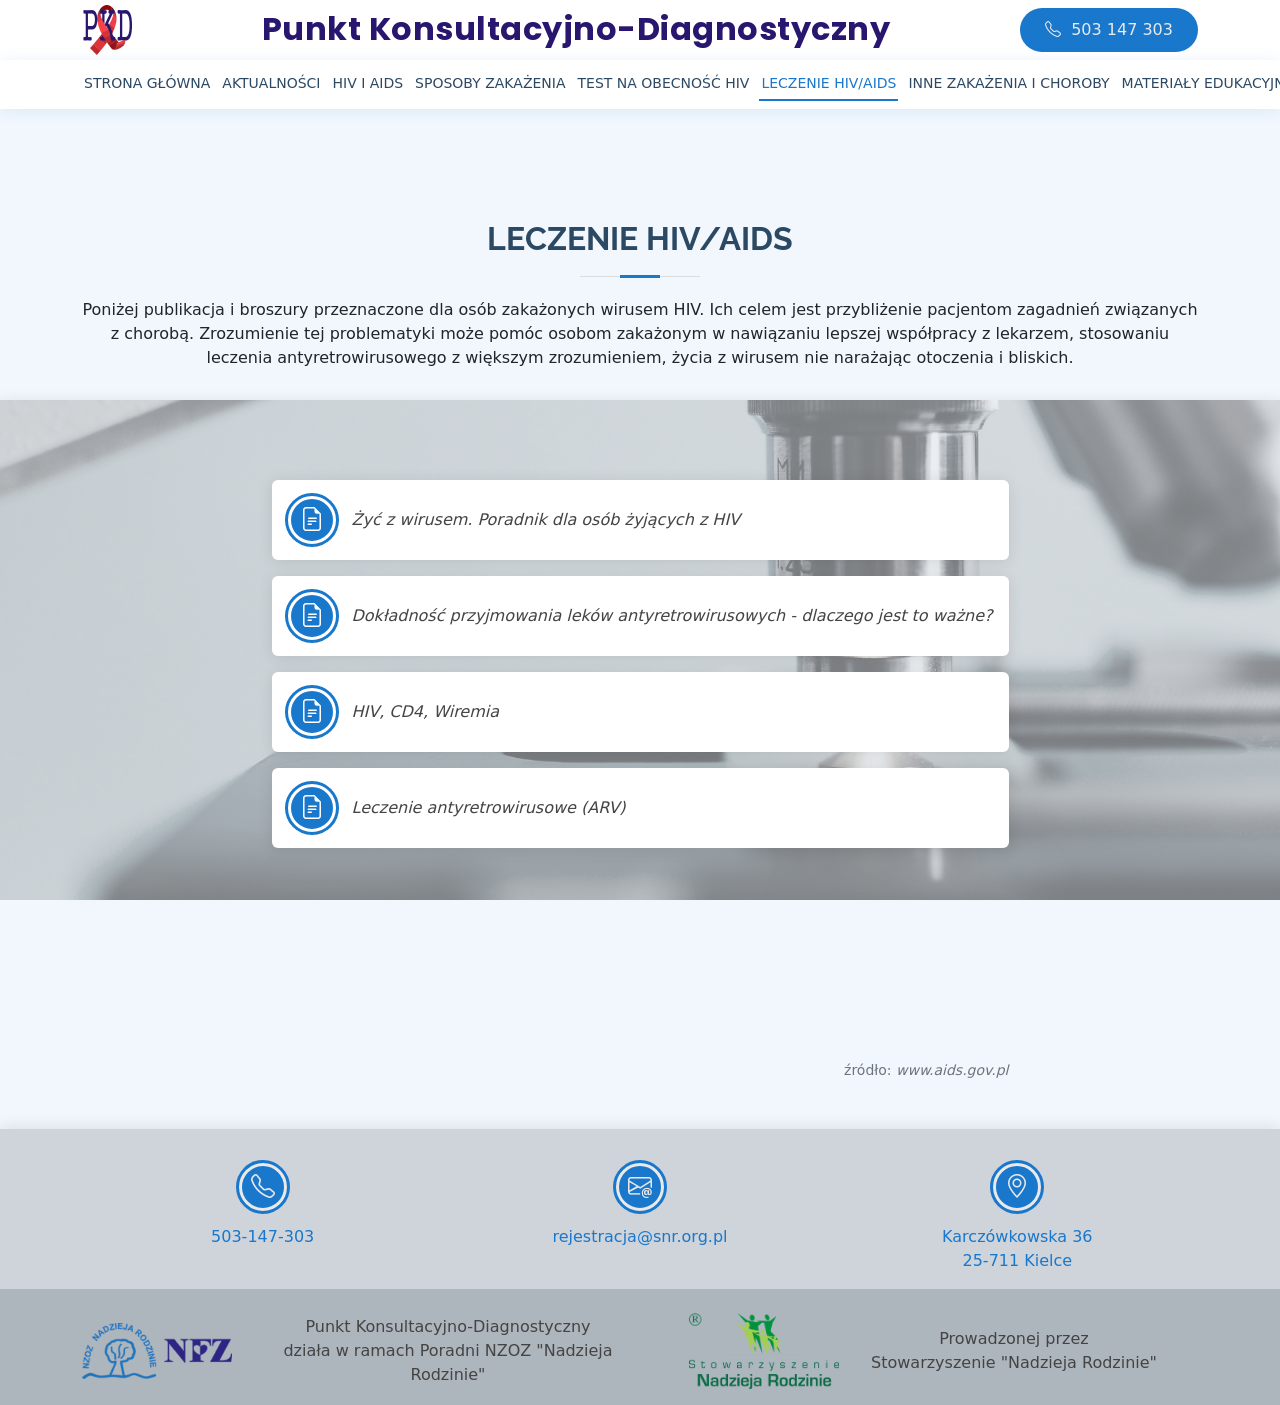
<file: treatments.html>
<!DOCTYPE html>
<html lang="pl">

<head>
   <meta charset="UTF-8">
   <meta http-equiv="X-UA-Compatible" content="IE=edge">
   <meta name="viewport" content="width=device-width, initial-scale=1.0">
   <meta name="description"
      content="PUNKT KONSULTACYJNO-DIAGNOSTYCZNY - PODSTAWOWE INFORMACJE. Zapraszamy do korzystania z poradnictwa i testowania w kierunku zakażenia wirusem HIV, HCV i kiły. Badania są anonimowe, bezpłatne i nie wymagają skierowania. Działalność finansowana ze środków Krajowego Centrum ds. AIDS. Punkt pracuje we wtorki i czwartki. Kontakt telefoniczny pod nr 503 147 303. Rejestracja NZOZ nie udziela informacji na temat testowania w kierunku zakażenia wirusem HIV, HCV i kiły. Więcej informacji na stronie Krajowego Centrum ds. AIDS. Szukasz odpowiedzi na trudne pytania, potrzebujesz informacji - napisz lub zadzwoń. Ogólnopolski telefon zaufania HIV/AIDS 800 888 448. CO TO JEST HIV I AIDS? HIV to wirus upośledzenia odporności. AIDS to zespół nabytego upośledzenia odporności, pojawiający się po wielu latach zakażenia HIV. JAK MOŻNA SIĘ ZAKAZIĆ HIV? Istnieją 3 drogi przenoszenia wirusa HIV: krew, kontakty seksualne oraz z matki na dziecko. TEST NA OBECNOŚĆ HIV. Zakażenie HIV rozpoznać można po wykonaniu testu w kierunku obecności przeciwciał anty-HIV. LECZENIE HIV/AIDS. Publikacje i broszury dla osób zakażonych wirusem HIV. INNE ZAKAŻENIA I CHOROBY PRZENOSZONE DROGĄ PŁCIOWĄ. Ulotki dotyczące zakażeń przenoszonych drogą płciową. Więcej informacji na stronie Krajowego Centrum ds. AIDS." />
   <link href="img/icons/favicon.ico" rel="icon">
   <title>Punkt Konsultacyjno-Diagnostyczny</title>
   <link rel="stylesheet" href="css/style.css">
   <script defer src="js/script.js"></script>

   <!-- STYLES -->
   <link rel="stylesheet" href="css/bootstrap.min.css">
   <link rel="stylesheet" href="https://cdn.jsdelivr.net/npm/bootstrap-icons@1.10.5/font/bootstrap-icons.css">
   <link href="https://unpkg.com/aos@2.3.1/dist/aos.css" rel="stylesheet">
   <!-- Vendor CSS Files -->
   <link href="css/vendor/fontawesome-free/css/all.min.css" rel="stylesheet">
   <link href="css/vendor/animate.css/animate.min.css" rel="stylesheet">
   <link href="css/vendor/glightbox/css/glightbox.min.css" rel="stylesheet">
   <link href="css/vendor/remixicon/remixicon.css" rel="stylesheet">
</head>

<body>
   <!-- HEADER -->
   <div id="topbar" class="d-flex align-items-center fixed-top">
      <div class="container">
         <div class="contact-info d-flex align-items-center justify-content-between">
            <a href="index.html" class="logo-pkd logo me-auto">
               <img src='img/logo.png' alt="Logo" />
            </a>
            <h1 class="title logo me-auto">
               <a href="/">Punkt Konsultacyjno-Diagnostyczny</a>
            </h1>
            <a class="btn-tel" href="tel:+48503147303">
               <i class="bi bi-telephone"></i>503 147 303
            </a>
         </div>
      </div>
   </div>

   <header id="header" class="fixed-top">
      <div class="container d-flex align-items-center">
         <nav id="navbar" class="navbar order-last order-lg-0">
            <ul>
               <li>
                  <a class="nav-link scrollto" href="/" onClick={handleMobileNavItemClick}>
                     STRONA GŁÓWNA
                  </a>
               </li>
               <li>
                  <a class="nav-link scrollto" href="news.html" onClick={handleMobileNavItemClick}>
                     AKTUALNOŚCI
                  </a>
               </li>
               <li>
                  <a class="nav-link scrollto" href="what.html" onClick={handleMobileNavItemClick}>
                     HIV I AIDS
                  </a>
               </li>
               <li>
                  <a class="nav-link scrollto" href="hov.html" onClick={handleMobileNavItemClick}>
                     SPOSOBY ZAKAŻENIA
                  </a>
               </li>
               <li>
                  <a class="nav-link scrollto" href="hiv.html" onClick={handleMobileNavItemClick}>
                     TEST NA OBECNOŚĆ HIV
                  </a>
               </li>
               <li>
                  <a class="nav-link scrollto" href="treatments.html" onClick={handleMobileNavItemClick}>
                     LECZENIE HIV/AIDS
                  </a>
               </li>
               <li>
                  <a class="nav-link scrollto" href="diseases.html" onClick={handleMobileNavItemClick}>
                     INNE ZAKAŻENIA I CHOROBY
                  </a>
               </li>
               <li>
                  <a class="nav-link scrollto" href="materials.html" onClick={handleMobileNavItemClick}>
                     MATERIAŁY EDUKACYJNE
                  </a>
               </li>
            </ul>
            <i class="bi bi-list mobile-nav-toggle"></i>
         </nav>
      </div>
   </header>

   <!-- THEATMENTS -->
   <section class="treatments section-bg">
      <div class="container">
         <div class="section-title mt-10">
            <h2 data-aos="fade-down">LECZENIE HIV/AIDS</h2>
            <p>
               Poniżej publikacja i broszury przeznaczone dla osób zakażonych wirusem HIV. Ich celem jest
               przybliżenie pacjentom zagadnień związanych z chorobą. Zrozumienie tej problematyki może pomóc osobom
               zakażonym w nawiązaniu lepszej współpracy z lekarzem, stosowaniu leczenia antyretrowirusowego z
               większym zrozumieniem, życia z wirusem nie narażając otoczenia i bliskich.
            </p>
         </div>
      </div>

      <div class="brochures">
         <div class="card" data-aos="fade-up">
            <a href='doc/6/2010_zyc_z_wirusem.pdf' target="_blank" rel="noopener noreferrer"
               class="d-flex align-items-center px-3">
               <div class="brochures-button">
                  <i class="bi bi-file-earmark-text"></i>
               </div>
               <p>Żyć z wirusem. Poradnik dla osób żyjących z HIV</p>
            </a>
         </div>

         <div class="card" data-aos="fade-up" data-aos-delay="100">
            <a href='doc/6/dokladnosc_przyjmowania_lekow.pdf' target="_blank" rel="noopener noreferrer"
               class="d-flex align-items-center px-3">
               <div class="brochures-button">
                  <i class="bi bi-file-earmark-text"></i>
               </div>
               <p>Dokładność przyjmowania leków antyretrowirusowych - dlaczego jest to ważne?</p>
            </a>
         </div>

         <div class="card" data-aos="fade-up" data-aos-delay="200">
            <a href='doc/6/hiv_cd4_wiremia.pdf' target="_blank" rel="noopener noreferrer"
               class="d-flex align-items-center px-3">
               <div class="brochures-button">
                  <i class="bi bi-file-earmark-text"></i>
               </div>
               <p>HIV, CD4, Wiremia</p>
            </a>
         </div>

         <div class="card" data-aos="fade-up" data-aos-delay="300">
            <a href='doc/6/leczenie_arv.pdf' target="_blank" rel="noopener noreferrer"
               class="d-flex align-items-center px-3">
               <div class="brochures-button">
                  <i class="bi bi-file-earmark-text"></i>
               </div>
               <p>Leczenie antyretrowirusowe (ARV)</p>
            </a>
         </div>

         <div class="card" data-aos="fade-up" data-aos-delay="400">
            <a href='doc/6/zakazenie_hiv_i_kobiety.pdf' target="_blank" rel="noopener noreferrer"
               class="d-flex align-items-center px-3">
               <div class="brochures-button">
                  <i class="bi bi-file-earmark-text"></i>
               </div>
               <p>Zakażenie HIV i kobiety</p>
            </a>
         </div>

         <div class="card" data-aos="fade-up" data-aos-delay="500">
            <a href='doc/6/zakazenie_rozpoznanie.pdf' target="_blank" rel="noopener noreferrer"
               class="d-flex align-items-center px-3">
               <div class="brochures-button">
                  <i class="bi bi-file-earmark-text"></i>
               </div>
               <p>Zakażenie, rozpoznanie, i co dalej?</p>
            </a>
         </div>

         <figure>
            <figcaption class="blockquote-footer text-end mt-1">
               źródło: <cite title="Source Title">www.aids.gov.pl</cite>
            </figcaption>
         </figure>
      </div>
   </section>

   <!-- FOOTER -->
   <footer>
      <div class="top-footer">
         <div class="container">
            <div class="contact-cards">
               <a class="contact-card" href="tel:+48503147303">
                  <i class="bi bi-telephone"></i>
                  <p class="text-center">503-147-303</p>
               </a>

               <a class="contact-card" href="mailto:rejestracja@snr.org.pl">
                  <i class="bi bi-envelope-at"></i>
                  <p class="text-center">rejestracja@snr.org.pl</p>
               </a>

               <a class="contact-card" href="https://goo.gl/maps/aWWFrQvb7QWLpdQd8" target="_blank"
                  rel="noopener noreferrer">
                  <i class="bi bi-geo-alt"></i>
                  <p class="text-center">
                     Karczówkowska 36 <br /> 25-711 Kielce
                  </p>
               </a>
            </div>
         </div>
      </div>

      <div class="bottom-footer">
         <div class="container">
            <div class="logo-cards">
               <div class="logo-card">
                  <a class="logo-img" href="https://nzoz.nadziejarodzinie.org.pl/" target="_blank"
                     rel="noopener noreferrer">
                     <div class="img-box">
                        <img src="img/logo-nzoz.png" alt="Logo NZOZ" />
                     </div>
                     <p class="text-center">
                        Punkt Konsultacyjno-Diagnostyczny <br /> działa w ramach Poradni NZOZ "Nadzieja Rodzinie"
                     </p>
                  </a>
               </div>

               <div class="logo-card">
                  <a class="logo-img" href="https://nadziejarodzinie.org.pl/" target="_blank" rel="noopener noreferrer">
                     <div class="img-box">
                        <img src="img/logo-snr.png" alt="Logo SNR" />
                     </div>
                     <p class="text-center">
                        Prowadzonej przez <br /> Stowarzyszenie "Nadzieja Rodzinie"
                     </p>
                  </a>
               </div>
            </div>
         </div>
      </div>
   </footer>

   <!-- UP BUTTON -->
   <a href="#" class="back-to-top d-flex align-items-center justify-content-center"><i
         class="bi bi-arrow-up-short"></i></a>

   <!-- PRELOADER -->
   <div id="preloader"></div>

   <!-- SCRIPTS -->
   <script defer src="js/bootstrap.min.js"></script>
   <script src="https://unpkg.com/aos@2.3.1/dist/aos.js"></script>

</body>

</html>
</file>
<file: css/style.css>
@charset "UTF-8";
@import url("https://fonts.googleapis.com/css2?family=Open+Sans:ital,wght@0,300;0,400;0,500;0,600;0,700;0,800;1,300;1,400;1,500;1,600;1,700;1,800&display=swap");
@import url("https://fonts.googleapis.com/css2?family=Raleway:ital,wght@0,100;0,200;0,300;0,400;0,500;0,600;0,700;0,800;0,900;1,100;1,200;1,300;1,400;1,500;1,600;1,700;1,800;1,900&display=swap");
@import url("https://fonts.googleapis.com/css2?family=Poppins:ital,wght@0,100;0,200;0,300;0,400;0,500;0,600;0,700;0,800;0,900;1,100;1,200;1,300;1,400;1,500;1,600;1,700;1,800;1,900&display=swap");
:root {
  --color-text: #444;
  --color-violet: #28166f;
  --color-blue-1: #1977cc;
  --color-blue-2: #3291e6;
  --color-blue-3: #2c4964;
  --color-white-1: #fff;
  --color-white-2: #e9e9e9;
  --color-background: #f1f7fd;
  --border-color: rgba(0, 0, 0, 0.175);
  --border-radius: 0.375rem;
}

/*--------------------------------------------------------------
# General
--------------------------------------------------------------*/
body {
  font-family: "Open Sans", sans-serif;
  color: #444444;
}

a {
  color: var(--color-blue-1);
  text-decoration: none !important;
}

a:hover {
  color: var(--color-blue-2);
  text-decoration: none !important;
}

h1,
h2,
h3,
h4,
h5,
h6 {
  font-family: "Raleway", sans-serif;
}

/*--------------------------------------------------------------
# Additional properties
--------------------------------------------------------------*/
.i-icon {
  color: var(--color-blue-1);
  font-size: 1.5rem;
}

.mt-10 {
  margin-top: 10rem;
}

.box-shadow {
  box-shadow: 0px 2px 15px rgba(0, 0, 0, 0.1);
}

.blockquote-footer::before {
  content: "" !important;
}

/*--------------------------------------------------------------
# Button more
--------------------------------------------------------------*/
.more-btn {
  display: inline-block;
  padding: 6px 30px 8px 30px;
  color: var(--color-white-2);
  background: var(--color-blue-1);
  border-radius: 50px;
  transition: all ease-in-out 0.3s;
  width: -moz-max-content;
  width: max-content;
}
.more-btn i {
  vertical-align: middle;
  color: var(--color-white-2);
  transition: all ease-in-out 0.3s;
}
.more-btn:hover {
  color: var(--color-white-1);
  background-color: var(--color-blue-2);
}
.more-btn:hover i {
  color: var(--color-white-1);
}

.download-file {
  flex-shrink: 0;
  margin: 1rem auto;
  width: 4rem;
  height: 4rem;
  border-radius: 100%;
  color: var(--color-white-2);
  font-size: 2rem;
  font-weight: 500;
  background-color: var(--color-blue-1);
  outline: 3px solid var(--color-blue-1);
  border: 3px solid var(--color-white-2);
  position: relative;
  transition: all 0.3s ease-in-out;
}
.download-file i {
  position: absolute;
  top: 50%;
  left: 50%;
  transform: translate(-50%, -50%);
  font-size: 2rem;
  color: var(--color-white-2);
  transition: all 0.3s ease-in-out;
}

/*--------------------------------------------------------------
# Back to top button
--------------------------------------------------------------*/
.back-to-top {
  position: fixed;
  visibility: hidden;
  opacity: 0;
  right: 15px;
  bottom: 15px;
  z-index: 996;
  background: var(--color-blue-1);
  width: 40px;
  height: 40px;
  border-radius: 5px;
  transition: all 0.4s;
  border: none;
}

.back-to-top i {
  font-size: 28px;
  color: #fff;
  line-height: 0;
}

.back-to-top:hover {
  background: #298ce5;
  color: #fff;
}

.back-to-top.active {
  visibility: visible;
  opacity: 1;
}

.datepicker-dropdown {
  padding: 20px !important;
}

/*--------------------------------------------------------------
# Top Bar
--------------------------------------------------------------*/
#topbar {
  background: #fff;
  height: 60px;
  font-size: 1em;
  transition: all 0.5s;
  z-index: 996;
}
#topbar .contact-info img {
  max-height: 50px;
}
#topbar .contact-info .title a {
  font-size: clamp(12px, 2.5vw, 36px);
  margin: 0;
  padding: 0 20px;
  font-weight: 700;
  letter-spacing: 0.5px;
  font-family: "Poppins", sans-serif;
  color: var(--color-violet);
  white-space: nowrap;
}
#topbar .social-links a {
  color: #437099;
  padding-left: 15px;
  display: inline-block;
  line-height: 1px;
  transition: 0.3s;
}
#topbar .social-links a:hover {
  color: var(--color-blue-1);
}
#topbar .social-links a:first-child {
  border-left: 0;
}

#topbar.topbar-scrolled {
  top: -40px;
}

@media (max-width: 768px) {
  #topbar h1 {
    display: none;
  }
}
.btn-tel {
  background: var(--color-blue-1);
  border-radius: 50px;
  border: none;
  padding: 10px 25px;
  white-space: nowrap;
  transition: 0.3s;
  display: inline-block;
  color: #e9e9e9;
}
.btn-tel:hover {
  background: var(--color-blue-2);
  color: #fff;
}
.btn-tel:hover i {
  color: #fff;
}
.btn-tel i {
  margin-right: 10px;
  color: #e9e9e9;
  transition: 0.3s;
}

/*--------------------------------------------------------------
# Header
--------------------------------------------------------------*/
#header {
  background: #fff;
  transition: all 0.5s;
  z-index: 997;
  top: 60px;
  box-shadow: 0px 2px 15px rgba(25, 119, 204, 0.1);
}

#header.header-scrolled {
  top: 0;
}

/**
* Appointment Button *
*/
.appointment-btn {
  margin-left: 25px;
  background: var(--color-blue-1);
  color: #fff;
  border-radius: 50px;
  padding: 8px 25px;
  white-space: nowrap;
  transition: 0.3s;
  font-size: 14px;
  display: inline-block;
}

.appointment-btn:hover {
  background: #166ab5;
  color: #fff;
}

@media (max-width: 768px) {
  .appointment-btn {
    margin: 0 15px 0 0;
    padding: 6px 18px;
  }
}
/*--------------------------------------------------------------
# Navigation Menu
--------------------------------------------------------------*/
/**
* Desktop Navigation 
*/
.navbar {
  padding: 0;
  width: inherit;
}

.navbar ul {
  margin: 0;
  padding: 0;
  display: flex;
  gap: 8px;
  align-items: center;
  justify-content: space-between;
  list-style: none;
  width: inherit;
}

.navbar li {
  position: relative;
}

.navbar > ul > li {
  position: relative;
  white-space: nowrap;
}

@media (max-width: 1200px) {
  .navbar > ul > li > a {
    font-size: 11px;
  }
}
.navbar a {
  display: flex;
  align-items: center;
  justify-content: space-between;
  font-size: 14px;
  color: var(--color-blue-3);
  white-space: nowrap;
  transition: 0.3s;
  border-bottom: 2px solid #fff;
  padding: 5px 2px;
}

.navbar li .active a {
  color: var(--color-blue-1);
  border-color: var(--color-blue-1);
}

.navbar a i {
  font-size: 12px;
  line-height: 0;
  margin-left: 5px;
}

.navbar a:hover,
.navbar .active,
.navbar li:hover > a {
  color: var(--color-blue-1);
  border-color: var(--color-blue-1);
}

.navbar .dropdown ul {
  display: block;
  position: absolute;
  left: 20px;
  top: calc(100% + 30px);
  margin: 0;
  padding: 10px 0;
  z-index: 99;
  opacity: 0;
  visibility: hidden;
  background: #fff;
  box-shadow: 0px 0px 30px rgba(127, 137, 161, 0.25);
  transition: 0.3s;
}

.navbar .dropdown ul li {
  min-width: 200px;
}

.navbar .dropdown ul a {
  padding: 10px 20px;
  font-size: 14px;
  font-weight: 500;
  text-transform: none;
  color: #082744;
  border: none;
}

.navbar .dropdown ul a i {
  font-size: 12px;
}

.navbar .dropdown ul a:hover,
.navbar .dropdown ul .active:hover,
.navbar .dropdown ul li:hover > a {
  color: var(--color-blue-1);
}

.navbar .dropdown:hover > ul {
  opacity: 1;
  top: 100%;
  visibility: visible;
}

.navbar .dropdown .dropdown ul {
  top: 0;
  left: calc(100% - 30px);
  visibility: hidden;
}

.navbar .dropdown .dropdown:hover > ul {
  opacity: 1;
  top: 0;
  left: 100%;
  visibility: visible;
}

@media (max-width: 1366px) {
  .navbar .dropdown .dropdown ul {
    left: -90%;
  }
  .navbar .dropdown .dropdown:hover > ul {
    left: -100%;
  }
}
/**
* Mobile Navigation 
*/
.mobile-nav-toggle {
  color: var(--color-blue-3);
  font-size: 28px;
  cursor: pointer;
  display: none;
  line-height: 0;
  transition: 0.5s;
}

.mobile-nav-toggle.bi-x {
  color: #fff;
}

@media (max-width: 991px) {
  .mobile-nav-toggle {
    display: block;
  }
  .navbar ul {
    display: none;
  }
}
.navbar.navbar-mobile {
  position: fixed;
  overflow: hidden;
  top: 0;
  right: 0;
  left: 0;
  bottom: 0;
  background: rgba(28, 47, 65, 0.9);
  transition: 0.3s;
  z-index: 999;
}

.navbar-mobile .mobile-nav-toggle {
  position: absolute;
  top: 15px;
  right: 15px;
}

.navbar-mobile ul {
  display: block;
  width: auto;
  display: flex;
  flex-direction: column;
  justify-content: flex-start;
  align-items: center;
  border-radius: 10px;
  position: absolute;
  top: 55px;
  right: 15px;
  bottom: 15px;
  left: 15px;
  padding: 10px 0;
  background-color: #fff;
  overflow-y: auto;
  transition: 0.3s;
}

.navbar-mobile > ul > li {
  padding: 0;
}
.navbar-mobile > ul > li a {
  font-size: 18px;
  font-weight: 500;
}

.navbar-mobile a,
.navbar-mobile a:focus {
  padding: 10px 20px;
  font-size: 16px;
  color: var(--color-blue-3);
  border: none;
}

.navbar-mobile a:hover,
.navbar-mobile .active,
.navbar-mobile li:hover > a {
  color: var(--color-blue-1);
}

.navbar-mobile .getstarted,
.navbar-mobile .getstarted:focus {
  margin: 15px;
}

.navbar-mobile .dropdown ul {
  position: static;
  display: none;
  margin: 10px 20px;
  padding: 10px 0;
  z-index: 99;
  opacity: 1;
  visibility: visible;
  background: #fff;
  box-shadow: 0px 0px 30px rgba(127, 137, 161, 0.25);
}

.navbar-mobile .dropdown ul li {
  min-width: 200px;
}

.navbar-mobile .dropdown ul a {
  padding: 10px 20px;
}

.navbar-mobile .dropdown ul a i {
  font-size: 12px;
}

.navbar-mobile .dropdown ul a:hover,
.navbar-mobile .dropdown ul .active:hover,
.navbar-mobile .dropdown ul li:hover > a {
  color: var(--color-blue-1);
}

.navbar-mobile .dropdown > .dropdown-active {
  display: block;
}

/*--------------------------------------------------------------
# Hero Section
--------------------------------------------------------------*/
#hero {
  width: 100%;
  height: 90vh;
  background: url("../img/hero-bg.jpg") top center;
  background-size: cover;
  margin-bottom: -350px;
}

#hero .container {
  position: relative;
}

#hero h1 {
  margin: 0;
  font-size: 48px;
  font-weight: 700;
  line-height: 56px;
  text-transform: uppercase;
  color: var(--color-blue-3);
}

#hero h2 {
  color: var(--color-blue-3);
  margin: 10px 0 0 0;
  font-size: 24px;
  width: 50%;
}

#hero .btn-get-started {
  font-family: "Raleway", sans-serif;
  text-transform: uppercase;
  font-weight: 500;
  font-size: 14px;
  letter-spacing: 1px;
  display: inline-block;
  padding: 12px 35px;
  margin: 30px 0 50px;
  border-radius: 50px;
  transition: 0.5s;
  color: #e9e9e9;
  background: var(--color-blue-1);
}

#hero .btn-get-started:hover {
  color: #fff;
  background: var(--color-blue-2);
}

@media (min-width: 1024px) {
  #hero {
    background-attachment: fixed;
  }
}
@media (max-width: 992px) {
  #hero {
    margin-bottom: 0;
    height: 100vh;
  }
  #hero .container {
    padding-bottom: 63px;
  }
  #hero h1 {
    font-size: 28px;
    line-height: 36px;
  }
  #hero h2 {
    font-size: 18px;
    line-height: 24px;
    margin-bottom: 30px;
  }
}
@media (max-height: 600px) {
  #hero {
    height: 110vh;
  }
}
/*--------------------------------------------------------------
# Sections General
--------------------------------------------------------------*/
section {
  padding: 60px 0;
  overflow: hidden;
}

.section-bg {
  background-color: var(--color-background);
}

.section-title {
  text-align: center;
  padding-bottom: 30px;
}

.section-title h2 {
  font-size: 32px;
  font-weight: bold;
  margin-bottom: 20px;
  padding-bottom: 20px;
  position: relative;
  color: var(--color-blue-3);
  text-transform: uppercase;
}

.section-title h2::before {
  content: "";
  position: absolute;
  display: block;
  width: 120px;
  height: 1px;
  background: #ddd;
  bottom: 1px;
  left: calc(50% - 60px);
}

.section-title h2::after {
  content: "";
  position: absolute;
  display: block;
  width: 40px;
  height: 3px;
  background: var(--color-blue-1);
  bottom: 0;
  left: calc(50% - 20px);
}

.section-title p {
  margin-bottom: 0;
}

/*--------------------------------------------------------------
# Breadcrumbs
--------------------------------------------------------------*/
.breadcrumbs {
  padding: 20px 0;
  background-color: #f1f7fd;
  min-height: 40px;
  margin-top: 120px;
}

@media (max-width: 992px) {
  .breadcrumbs {
    margin-top: 100px;
  }
}
.breadcrumbs h2 {
  font-size: 24px;
  font-weight: 300;
  margin: 0;
}

@media (max-width: 992px) {
  .breadcrumbs h2 {
    margin: 0 0 10px 0;
  }
}
.breadcrumbs ol {
  display: flex;
  flex-wrap: wrap;
  list-style: none;
  padding: 0;
  margin: 0;
  font-size: 14px;
}

.breadcrumbs ol li + li {
  padding-left: 10px;
}

.breadcrumbs ol li + li::before {
  display: inline-block;
  padding-right: 10px;
  color: #6c757d;
  content: "/";
}

@media (max-width: 768px) {
  .breadcrumbs .d-flex {
    display: block !important;
  }
  .breadcrumbs ol {
    display: block;
  }
  .breadcrumbs ol li {
    display: inline-block;
  }
}
/*--------------------------------------------------------------
# Why Us
--------------------------------------------------------------*/
.why-us .section-title h2 {
  width: 50%;
  text-align: left;
}
.why-us .section-title h2::before, .why-us .section-title h2::after {
  content: none;
}

.why-us .icon-boxes .icon-box {
  text-align: center;
  border-radius: 10px;
  background: #fff;
  box-shadow: 0px 2px 15px rgba(0, 0, 0, 0.1);
  padding: 40px 30px;
  width: 100%;
}
.why-us .icon-boxes .icon-box:hover {
  box-shadow: 0px 2px 15px rgba(0, 0, 0, 0.2);
}
.why-us .icon-boxes .icon-box:hover i {
  color: var(--color-blue-2);
}

.why-us .icon-boxes .icon-box i {
  font-size: 40px;
  color: var(--color-blue-1);
  margin-bottom: 30px;
}

.why-us .icon-boxes .icon-box h4 {
  font-size: 20px;
  font-weight: 700;
  margin: 0 0 30px 0;
}

.why-us .icon-boxes .icon-box p {
  color: #848484;
}

/*--------------------------------------------------------------
# About
--------------------------------------------------------------*/
.about .icon-boxes h4 {
  font-size: 18px;
  color: #4b7dab;
  margin-bottom: 15px;
}
.about .icon-boxes h3 {
  font-size: 24px;
  font-weight: 700;
  color: var(--color-blue-3);
  margin-bottom: 15px;
}
.about .icon-boxes .icon-box {
  margin-top: 40px;
}
.about .icon-boxes .icon-box .icon {
  float: left;
  display: flex;
  align-items: center;
  justify-content: center;
  width: 64px;
  height: 64px;
  border: 2px solid #8dc2f1;
  border-radius: 50px;
  transition: 0.5s;
}
.about .icon-boxes .icon-box .icon i {
  color: var(--color-blue-1);
  font-size: 32px;
}
.about .icon-boxes .icon-box .title {
  margin-left: 85px;
  font-weight: 700;
  margin-bottom: 10px;
  font-size: 18px;
  color: #343a40;
  transition: 0.3s;
}
.about .icon-boxes .icon-box:hover .title {
  color: var(--color-blue-1);
}
.about .icon-boxes .icon-box:hover .icon {
  background: var(--color-blue-1);
  border-color: var(--color-blue-1);
}
.about .icon-boxes .icon-box:hover .icon i {
  color: #fff;
}
.about .icon-boxes .icon-box .no-mb {
  margin-bottom: 0;
}
.about .icon-boxes .icon-box .icon-box-container {
  display: flex;
  align-items: center;
}
.about .icon-boxes .icon-box .icon-box-container h4,
.about .icon-boxes .icon-box .icon-box-container p {
  margin-left: 21px;
}
.about .icon-boxes .icon-box .icon-box-container .btn-tel {
  background: var(--color-blue-1);
  border-radius: 50px;
  border: none;
  padding: 10px 25px;
  white-space: nowrap;
  transition: 0.3s;
  display: inline-block;
  color: #e9e9e9;
  margin-left: 20px;
}
.about .icon-boxes .icon-box .icon-box-container .btn-tel:hover {
  background: var(--color-blue-2);
  color: #fff;
}
@media (max-width: 480px) {
  .about .icon-boxes .icon-box .icon-box-container {
    flex-direction: column;
    align-items: start;
  }
  .about .icon-boxes .icon-box .icon-box-container .btn-tel {
    margin: 20px 0 0 21px;
  }
}

.about .icon-box .description {
  margin-left: 85px;
  line-height: 24px;
}

.about .video-box {
  background: url("../img/about.jpg") center center no-repeat;
  background-size: cover;
  min-height: 500px;
}

.about .play-btn {
  width: 94px;
  height: 94px;
  background: radial-gradient(#1977cc 50%, rgba(25, 119, 204, 0.4) 52%);
  border-radius: 50%;
  display: block;
  position: absolute;
  left: calc(50% - 47px);
  top: calc(50% - 47px);
  overflow: hidden;
}

.about .play-btn::after {
  content: "";
  position: absolute;
  left: 50%;
  top: 50%;
  transform: translateX(-40%) translateY(-50%);
  width: 0;
  height: 0;
  border-top: 10px solid transparent;
  border-bottom: 10px solid transparent;
  border-left: 15px solid #fff;
  z-index: 100;
  transition: all 400ms cubic-bezier(0.55, 0.055, 0.675, 0.19);
}

.about .play-btn::before {
  content: "";
  position: absolute;
  width: 120px;
  height: 120px;
  animation-delay: 0s;
  animation: pulsate-btn 2s;
  animation-direction: forwards;
  animation-iteration-count: infinite;
  animation-timing-function: steps;
  opacity: 1;
  border-radius: 50%;
  border: 5px solid rgba(25, 119, 204, 0.7);
  top: -15%;
  left: -15%;
  background: rgba(198, 16, 0, 0);
}

.about .play-btn:hover::after {
  border-left: 15px solid var(--color-blue-1);
  transform: scale(20);
}

.about .play-btn:hover::before {
  content: "";
  position: absolute;
  left: 50%;
  top: 50%;
  transform: translateX(-40%) translateY(-50%);
  width: 0;
  height: 0;
  border: none;
  border-top: 10px solid transparent;
  border-bottom: 10px solid transparent;
  border-left: 15px solid #fff;
  z-index: 200;
  animation: none;
  border-radius: 0;
}

@keyframes pulsate-btn {
  0% {
    transform: scale(0.6, 0.6);
    opacity: 1;
  }
  100% {
    transform: scale(1, 1);
    opacity: 0;
  }
}
/*--------------------------------------------------------------
# Invite
--------------------------------------------------------------*/
.invite {
  position: relative;
}
.invite .section-title h5 {
  margin-top: 30px;
}
.invite .card-invite {
  position: relative;
  box-shadow: 0px 2px 15px rgba(44, 73, 100, 0.1);
  padding: 30px;
  border-radius: 10px;
  background-color: #fff;
  flex-direction: column;
  height: 100%;
  overflow: hidden;
}
.invite .card-invite .icon {
  margin: 0 auto;
  margin-bottom: 20px;
}
.invite .card-invite .icon i {
  color: var(--color-blue-1);
  font-size: 40px;
  transition: all 0.3s ease-in-out;
}
.invite .card-invite:hover {
  box-shadow: 0px 2px 15px rgba(44, 73, 100, 0.2);
}
.invite .card-invite:hover i {
  color: var(--color-blue-2);
}
.invite .card-invite:hover .card-invite-info .card-hover {
  bottom: 0;
  transition: all 0.3s ease-in-out;
}
.invite .card-invite .card-invite-info .card-hover {
  position: absolute;
  bottom: -40px;
  left: 50%;
  transform: translateX(-50%);
  text-align: center;
  width: 100%;
  height: 40px;
  color: #fff;
  background-color: var(--color-blue-2);
  transition: all 0.3s ease-in-out;
}
.invite .card-invite h4 {
  font-weight: 700;
  margin-bottom: 5px;
  font-size: 20px;
  color: var(--color-blue-3);
  text-align: center;
}
.invite .card-invite span {
  display: block;
  font-size: 15px;
  padding-bottom: 10px;
  position: relative;
  font-weight: 500;
}
.invite .card-invite span::after {
  content: "";
  position: absolute;
  display: block;
  width: 50px;
  height: 1px;
  background: #b2c8dd;
  top: -10px;
  left: 50%;
  transform: translateX(-50%);
}
.invite .card-invite p {
  margin: 10px 0 0 0;
  font-size: 16px;
  font-weight: 500;
}
.invite .telephone-time {
  display: flex;
  align-items: center;
  justify-content: center;
  gap: 0.5rem;
}
.invite .telephone-time i {
  font-size: 24px;
  color: var(--color-blue-2);
}

/*--------------------------------------------------------------
# What_Is
--------------------------------------------------------------*/
.what-is {
  margin-top: 100px;
  padding: 60px 0 0;
}
.what-is .aids,
.what-is .aids-content {
  padding: 60px 0 60px;
}
.what-is h3 {
  text-align: left;
  position: relative;
}
.what-is h3::before {
  content: "";
  bottom: -0.5rem;
  left: 0;
  height: 1px;
  width: 30%;
  background-color: #fff;
  position: absolute;
}
.what-is p {
  text-align: left;
  color: #848484;
  margin-top: 1rem;
}
.what-is .content {
  padding: 30px;
  background: rgb(25, 119, 204);
  background: linear-gradient(45deg, rgb(25, 119, 204) 0%, rgb(50, 145, 230) 100%);
  border-radius: 4px;
  color: #fff;
}
.what-is .content p {
  color: #fff;
}
.what-is .icon-boxes .icon-box {
  width: 100%;
  padding: 40px 30px;
  text-align: center;
  border-radius: 10px;
  background: #fff;
  box-shadow: 0px 2px 15px rgba(0, 0, 0, 0.1);
}
.what-is .icon-boxes .icon-box:hover {
  box-shadow: 0px 2px 15px rgba(0, 0, 0, 0.2);
}
.what-is .icon-boxes .icon-box:hover i {
  color: var(--color-blue-2);
}
.what-is .icon-boxes .icon-box i {
  font-size: 40px;
  color: var(--color-blue-1);
}
.what-is .icon-boxes .icon-box h4 {
  font-size: 20px;
  font-weight: 700;
  margin: 0 0 30px 0;
}
.what-is .icon-boxes .icon-box p {
  font-size: 15px;
  color: #848484;
}
.what-is img {
  width: 30%;
  border-radius: 5px;
  box-shadow: 0px 2px 15px rgba(0, 0, 0, 0.1);
}
.what-is h5 {
  font-family: "Raleway", sans-serif;
  margin-top: 10rem;
  color: var(--color-white-1);
  font-size: 24px;
  font-weight: 400;
  background-color: var(--color-blue-1);
  border-radius: 5px;
  padding: 20px;
}
.what-is .aids p:nth-child(odd) {
  margin-right: 2rem;
}
.what-is .aids p:nth-child(even) {
  margin-left: 2rem;
}
.what-is .brochures {
  padding: 60px 0;
}
.what-is .brochures .icon-boxes .icon-box-2 {
  transition: all 0.3s ease-in-out;
  background-color: var(--color-blue-1);
}
.what-is .brochures .icon-boxes .icon-box-2 i,
.what-is .brochures .icon-boxes .icon-box-2 p {
  color: var(--color-white-2);
  position: relative;
  z-index: 2;
}
.what-is .brochures .icon-boxes .icon-box-2:hover {
  background-color: var(--color-blue-2);
}
.what-is .brochures .icon-boxes .icon-box-2:hover i,
.what-is .brochures .icon-boxes .icon-box-2:hover p {
  color: var(--color-white-1);
}
.what-is .brochures .icon-boxes .icon-box-2:hover .icon {
  background-color: var(--color-blue-1);
}
.what-is .brochures .icon-boxes .icon-box-2 .icon {
  position: relative;
  z-index: 2;
  display: flex;
  align-items: center;
  justify-content: center;
  margin: 0 auto;
  width: 64px;
  height: 64px;
  border: 2px solid var(--color-white-2);
  border-radius: 50px;
  background-color: var(--color-blue-2);
  transition: all 0.3s ease-in-out;
}
.what-is .brochures .icon-box.icon-box-2 {
  position: relative;
  overflow: hidden;
  box-shadow: 0px 2px 15px rgba(0, 0, 0, 0.1);
}
.what-is .brochures .icon-box.icon-box-2.icon-box-2-bg-1::before, .what-is .brochures .icon-box.icon-box-2.icon-box-2-bg-2::before {
  content: "";
  position: absolute;
  top: 0;
  left: 0;
  height: 100%;
  width: 100%;
  background-color: rgba(25, 121, 204, 0.85);
  transition: all 0.3s ease-in-out;
  z-index: 1;
}
.what-is .brochures .icon-box.icon-box-2.icon-box-2-bg-1 {
  background: url(../img/icon-box-bg-1.png) no-repeat center center;
  background-size: auto 80%;
}
.what-is .brochures .icon-box.icon-box-2.icon-box-2-bg-2 {
  background: url(../img/icon-box-bg-2.png) no-repeat center center;
  background-size: auto 80%;
}
.what-is .brochures .icon-box.icon-box-2:hover {
  box-shadow: 0px 2px 15px rgba(0, 0, 0, 0.2);
}
.what-is .brochures .icon-box.icon-box-2:hover.icon-box-2-bg-1::before, .what-is .brochures .icon-box.icon-box-2:hover.icon-box-2-bg-2::before {
  background-color: rgba(25, 121, 204, 0.95);
}
@media (max-width: 992px) {
  .what-is .aids .d-flex,
  .what-is .hiv .d-flex {
    flex-direction: column;
  }
  .what-is .aids img,
  .what-is .hiv img {
    width: 100%;
  }
  .what-is .aids p:nth-child(odd),
  .what-is .hiv p:nth-child(odd) {
    margin-right: 0;
  }
  .what-is .aids p:nth-child(even),
  .what-is .hiv p:nth-child(even) {
    margin-left: 0;
  }
}
.what-is .hiv {
  padding: 60px 0;
  margin-top: -160px;
  margin-bottom: -170px;
  background: url(../img/virus.png) no-repeat center center;
  background-size: cover;
  background-attachment: fixed;
}
.what-is .hiv .section-title {
  padding: 0 0 100px;
}
.what-is .hiv .card {
  padding: 40px;
  box-shadow: 0px 2px 15px rgba(0, 0, 0, 0.1);
  border: none;
}
.what-is .hiv .card:hover {
  box-shadow: 0px 2px 15px rgba(0, 0, 0, 0.2);
}
.what-is .aids .card,
.what-is .hiv .card {
  padding: 40px;
  box-shadow: 0px 2px 15px rgba(0, 0, 0, 0.1);
  border: none;
}
.what-is .aids .card:hover,
.what-is .hiv .card:hover {
  box-shadow: 0px 2px 15px rgba(0, 0, 0, 0.2);
}
.what-is .aids .card {
  margin-right: 40px;
}
@media (max-width: 992px) {
  .what-is .aids .card {
    margin-right: 0;
    margin-bottom: 40px;
  }
}
.what-is .hiv .card {
  margin-left: 40px;
}
@media (max-width: 992px) {
  .what-is .hiv .card {
    margin-left: 0;
    margin-top: 40px;
  }
}
.what-is .brochures h5 {
  margin-top: 0;
}
.what-is .brochures .video-box {
  background: url("../img/video.png") center center no-repeat;
  background-size: cover;
  box-shadow: 0px 2px 15px rgba(0, 0, 0, 0.1);
  min-height: 350px;
  border-radius: 5px;
}
.what-is .brochures .play-btn {
  width: 94px;
  height: 94px;
  background: radial-gradient(#1977cc 50%, rgba(25, 119, 204, 0.4) 52%);
  border-radius: 50%;
  display: block;
  position: absolute;
  left: calc(50% - 47px);
  top: calc(50% - 47px);
  overflow: hidden;
}
.what-is .brochures .play-btn::after {
  content: "";
  position: absolute;
  left: 50%;
  top: 50%;
  transform: translateX(-40%) translateY(-50%);
  width: 0;
  height: 0;
  border-top: 10px solid transparent;
  border-bottom: 10px solid transparent;
  border-left: 15px solid #fff;
  z-index: 100;
  transition: all 400ms cubic-bezier(0.55, 0.055, 0.675, 0.19);
}
.what-is .brochures .play-btn::before {
  content: "";
  position: absolute;
  width: 120px;
  height: 120px;
  animation-delay: 0s;
  animation: pulsate-btn 2s;
  animation-direction: forwards;
  animation-iteration-count: infinite;
  animation-timing-function: steps;
  opacity: 1;
  border-radius: 50%;
  border: 5px solid rgba(25, 119, 204, 0.7);
  top: -15%;
  left: -15%;
  background: rgba(198, 16, 0, 0);
}
.what-is .brochures .play-btn:hover::after {
  border-left: 15px solid var(--color-blue-1);
  transform: scale(20);
}
.what-is .brochures .play-btn:hover::before {
  content: "";
  position: absolute;
  left: 50%;
  top: 50%;
  transform: translateX(-40%) translateY(-50%);
  width: 0;
  height: 0;
  border: none;
  border-top: 10px solid transparent;
  border-bottom: 10px solid transparent;
  border-left: 15px solid #fff;
  z-index: 200;
  animation: none;
  border-radius: 0;
}
@keyframes pulsate-btn {
  0% {
    transform: scale(0.6, 0.6);
    opacity: 1;
  }
  100% {
    transform: scale(1, 1);
    opacity: 0;
  }
}
.what-is .brochures .brochures-content {
  margin-bottom: 50px;
}
.what-is .brochures .container-fluid .text-cards {
  gap: 20px;
  padding-bottom: 0 !important;
}
.what-is .what-is-worth-knowing .faq-list p {
  padding: 0;
}
.what-is .what-is-worth-knowing .faq-list p li {
  padding: 0;
  margin-left: 20px;
}
.what-is .what-is-worth-knowing .faq-list .list-akkordeon {
  color: #848484;
  margin-top: 16px;
}
.what-is .what-is-worth-knowing .faq-list .list-akkordeon li {
  padding: 0;
  margin-left: 36px;
}
.what-is .what-is-worth-knowing .w-link {
  display: inline-block;
  color: var(--color-blue-1);
}
.what-is .what-is-worth-knowing .w-link i {
  position: absolute;
  top: -5px;
  left: 0;
  font-size: 20px;
  margin-left: 5px;
}
.what-is .what-is-worth-knowing .card {
  padding: 10px 30px;
  margin: 0 100px;
  border: none;
  text-align: center;
  border-radius: 10px;
  background: var(--color-blue-1);
  box-shadow: 0px 2px 15px rgba(0, 0, 0, 0.1);
  transition: all 0.3s ease-in-out;
}
.what-is .what-is-worth-knowing .card p {
  color: var(--color-white-2);
}
.what-is .what-is-worth-knowing .card:hover {
  background-color: var(--color-blue-2);
  box-shadow: 0px 2px 15px rgba(0, 0, 0, 0.2);
}
.what-is .what-is-worth-knowing .card:hover p {
  color: var(--color-white-1);
}
.what-is .what-is-worth-knowing .card:hover .span-white {
  color: var(--color-blue-2);
}
.what-is .what-is-worth-knowing .card:hover .span-white::before {
  background-color: var(--color-white-1);
}

.pkd-tooltip {
  position: relative;
  display: inline-block;
  cursor: pointer;
}

/* Tooltip text */
.pkd-tooltip .pkd-tooltiptext {
  visibility: hidden;
  width: 40vw;
  background-color: var(--color-blue-1);
  color: #fff;
  text-align: center;
  padding: 5px 0;
  border-radius: 6px;
  bottom: 100%;
  left: 50%;
  margin-left: -25vw; /* Use half of the width (120/2 = 60), to center the tooltip */
  /* Position the tooltip text - see examples below! */
  position: absolute;
  z-index: 1;
}

/* Show the tooltip text when you mouse over the tooltip container */
.pkd-tooltip:hover .pkd-tooltiptext {
  visibility: visible;
}

/*--------------------------------------------------------------
# Accordion
--------------------------------------------------------------*/
.accordion {
  padding: 0 50px;
}
.accordion .accordion-header h2 {
  font-family: "Poppins", sans-serif;
  color: #343a40;
  font-size: 16px;
  font-weight: 500;
  margin-bottom: 0;
}
.accordion p {
  color: #848484;
}
.accordion i {
  font-size: 24px;
  color: var(--color-blue-2);
  margin-right: 10px;
}
.accordion .bi-question-circle {
  margin-left: 10px;
}
.accordion .accordion-button {
  padding: 1.25rem 1.5rem;
}
.accordion .accordion-button:focus {
  box-shadow: none;
}
.accordion .list-akkordeon li {
  padding: 0;
  margin-bottom: 1rem;
  list-style: none;
  color: #848484;
}
@media (max-width: 1200px) {
  .accordion {
    padding: 0;
  }
}

/*--------------------------------------------------------------
# News
--------------------------------------------------------------*/
.news {
  padding-bottom: 30px;
}
.news .articles .card.border-none {
  border: none;
}
.news .articles a {
  color: var(--color-text);
}
.news .articles .card {
  border: none;
  padding: 1rem;
  height: 22rem;
  box-shadow: 0px 2px 15px rgba(0, 0, 0, 0.1);
}
.news .articles .card:hover {
  box-shadow: 0px 2px 15px rgba(0, 0, 0, 0.2);
}
.news .articles .card:hover .image-box img {
  transform: scale(1.03);
}
.news .articles .card .image-box {
  height: 16rem;
  margin-bottom: 1rem;
  border-radius: 5px;
  overflow: hidden;
}
.news .articles .card .image-box img {
  width: 100%;
  height: 100%;
  -o-object-fit: cover;
     object-fit: cover;
  transform: scale(1.01);
  transition: all 0.5s ease-in-out;
}
.news .articles .card .text-box {
  overflow: hidden;
  display: -webkit-box;
  -webkit-box-orient: vertical;
  -webkit-line-clamp: 2;
}

/*--------------------------------------------------------------
# Pagination
--------------------------------------------------------------*/
.pagination .active > .page-link {
  background-color: var(--color-blue-1);
  border-color: var(--color-blue-1);
  cursor: pointer;
}
.pagination .active > .page-link:hover {
  background-color: var(--color-blue-2);
  border-color: var(--color-blue-2);
}
@media (max-width: 992px) {
  .pagination .page-link {
    padding: 0.5rem 1rem;
    font-size: 1rem;
  }
}

/*--------------------------------------------------------------
# Post
--------------------------------------------------------------*/
.post .post-card {
  background: #fff;
  border-radius: 5px;
  box-shadow: 0px 2px 15px rgba(0, 0, 0, 0.1);
  padding: 2rem;
}
.post .post-image {
  max-width: 30rem;
  max-height: 20rem;
  margin: 0.3rem 1rem 1rem 0;
  border-radius: 5px;
  box-shadow: 0px 2px 15px rgba(0, 0, 0, 0.1);
  overflow: hidden;
  float: left;
}
.post .post-image img {
  width: 100%;
  height: 100%;
  -o-object-fit: cover;
     object-fit: cover;
}
.post .post-text p {
  text-indent: 30px;
}
@media (max-width: 768px) {
  .post .post-card {
    padding: 1rem;
  }
  .post .post-image {
    margin: 0.3rem auto 1rem;
  }
}
@media (max-width: 576px) {
  .post .post-card {
    padding: 0.5rem;
  }
}

/*--------------------------------------------------------------
# How can
--------------------------------------------------------------*/
.how-can {
  counter-reset: section; /* Устанавливает значение счётчика, равным 0 */
}
.how-can .card {
  padding: 2rem;
  margin: 2rem 0;
  background-color: var(--color-background);
  box-shadow: 0px 2px 15px rgba(0, 0, 0, 0.1);
}
.how-can .card:hover .image-block i {
  color: var(--color-blue-2);
}
.how-can .card:hover .number {
  background-color: var(--color-blue-2);
  outline: 3px solid var(--color-blue-2);
}
.how-can .text-block {
  display: flex;
  justify-content: space-between;
  margin-bottom: 3rem;
}
.how-can .text-block:last-child {
  margin-bottom: 0;
}
.how-can .text-block li::marker {
  color: var(--color-blue-1);
}
.how-can .text-block .text {
  padding: 0 5rem;
  flex-grow: 1;
}
.how-can .number {
  flex-shrink: 0;
  margin-top: 1rem;
  width: 4rem;
  height: 4rem;
  border-radius: 100%;
  color: var(--color-white-1);
  font-size: 2rem;
  font-weight: 500;
  background-color: var(--color-blue-1);
  outline: 3px solid var(--color-blue-1);
  border: 3px solid var(--color-white-1);
  position: relative;
  transition: all 0.3s ease-in-out;
  z-index: 5;
}
.how-can .number::before {
  position: absolute;
  top: 50%;
  left: 50%;
  transform: translate(-50%, -50%);
  counter-increment: section; /* Инкрементирует счётчик*/
  content: counter(section); /* Отображает текущее значение счётчика */
}
.how-can .image-block {
  flex-shrink: 0;
  margin-top: 0.75rem;
  position: relative;
  width: 4rem;
  height: 4rem;
}
.how-can .image-block i {
  font-size: 4rem;
  color: var(--color-blue-1);
  position: absolute;
  top: 50%;
  left: 50%;
  transform: translate(-50%, -50%);
}
.how-can .language {
  list-style: none;
  display: flex;
  align-items: center;
  justify-content: space-between;
  gap: 1rem;
  flex-wrap: wrap;
  padding-left: 0;
}
.how-can .language a .card-lg {
  padding: 1.25rem;
  color: var(--color-white-1);
  display: flex;
  flex-direction: column;
  align-items: center;
  gap: 0.5rem;
  box-shadow: 0px 2px 15px rgba(0, 0, 0, 0.1);
  border-radius: 5px;
  background-color: var(--color-blue-2);
  border: 1px solid rgba(0, 0, 0, 0.175);
  transition: all 0.3s ease-in-out;
}
.how-can .language a:hover .card-lg {
  box-shadow: 0px 2px 15px rgba(0, 0, 0, 0.2);
  background-color: var(--color-white-2);
  color: var(--color-text);
}
.how-can .flag {
  width: 50px;
  border: 1px solid rgba(0, 0, 0, 0.175);
  box-shadow: 0px 2px 15px rgba(0, 0, 0, 0.1);
}
.how-can .card.card-file {
  background: var() !important;
}
.how-can .card.card-file a {
  margin: 0 auto;
}
@media (max-width: 992px) {
  .how-can .language a .card-lg {
    width: 10rem;
    flex-direction: row;
  }
  .how-can .text-block {
    flex-direction: column;
    align-items: center;
  }
  .how-can .text-block .number {
    margin-bottom: 2rem;
  }
  .how-can .text-block .text {
    padding: 0;
  }
  .how-can .text-block .image-block {
    display: none;
  }
}
@media (max-width: 768px) {
  .how-can .language {
    justify-content: center;
  }
}

/*--------------------------------------------------------------
# Test HIV
--------------------------------------------------------------*/
.test-hiv .cards-hiv .card-hiv {
  display: flex;
  align-items: center;
  gap: 3rem;
  margin-bottom: 3.75rem;
  box-shadow: 0px 2px 15px rgba(0, 0, 0, 0.1);
  border-radius: 0.375rem;
  padding: 1.5rem 1.25rem;
}
.test-hiv .cards-hiv .card-hiv:last-child {
  margin-bottom: 0;
}
.test-hiv .cards-hiv .card-hiv:nth-child(even) .card-hiv-img {
  order: 2;
}
.test-hiv .cards-hiv .card-hiv:nth-child(even) .card-hiv-content {
  order: 1;
}
.test-hiv .cards-hiv .card-hiv:hover {
  box-shadow: 0px 2px 15px rgba(0, 0, 0, 0.2);
}
.test-hiv .cards-hiv .card-hiv .card-hiv-img {
  width: 60%;
  border-radius: 0.375rem;
}
.test-hiv .cards-hiv .card-hiv .card-hiv-img img {
  width: 100%;
  height: 100%;
  -o-object-fit: cover;
     object-fit: cover;
  border-radius: 0.375rem;
}
.test-hiv .cards-hiv .card-hiv .card-hiv-content {
  width: 100%;
  padding: 1.25rem;
  border: none;
  text-indent: 30px;
}
.test-hiv .cards-hiv .card-hiv .card-hiv-content p {
  margin-bottom: 0;
}
@media (max-width: 992px) {
  .test-hiv .cards-hiv .card-hiv {
    flex-direction: column;
  }
  .test-hiv .cards-hiv .card-hiv .card-hiv-img {
    width: 100%;
  }
  .test-hiv .cards-hiv .card-hiv:nth-child(even) .card-hiv-img {
    order: 1;
  }
  .test-hiv .cards-hiv .card-hiv:nth-child(even) .card-hiv-content {
    order: 1;
  }
}

.steps .title-carousel {
  color: var(--color-blue-1);
  font-weight: 500;
}
.steps .carousel-block {
  display: flex;
  margin: 2rem auto;
  width: 70%;
}
.steps .carousel-block .carousel {
  width: 100%;
  margin: 0 auto;
  box-shadow: 0px 2px 15px rgba(0, 0, 0, 0.1);
  border-radius: 0.375rem;
  overflow: hidden;
  border: 1px solid rgba(0, 0, 0, 0.175);
}
.steps .carousel-block .carousel .carousel-caption {
  display: flex !important;
  align-items: center;
  justify-content: center;
  right: 0;
  left: 0;
  bottom: 0;
  height: 8rem;
  background-color: rgba(255, 255, 255, 0.75);
}
.steps .carousel-block .carousel .carousel-caption p {
  padding: 0 1rem;
}
@media (max-width: 992px) {
  .steps .carousel-block {
    width: 100%;
  }
}
@media (max-width: 480px) {
  .steps .carousel-caption p {
    font-size: 0.8rem;
  }
}

.brochure-question .brochure-btn {
  margin-top: 1.5rem;
}
.brochure-question .download-file:hover {
  color: var(--color-white-1);
  background-color: var(--color-blue-2);
  outline: 3px solid var(--color-blue-2);
  border: 3px solid var(--color-white-1);
}
.brochure-question .download-file:hover i {
  color: var(--color-white-1);
}
.brochure-question .tabs-block {
  margin: 2.5rem 0 1.25rem;
}
.brochure-question .tabs-block .card {
  border: none;
  box-shadow: 0px 2px 15px rgba(0, 0, 0, 0.1);
  padding: 2rem;
  border-radius: var(--border-radius);
}
.brochure-question .tabs-block .card .nav-tabs {
  margin-bottom: 0 !important;
}
.brochure-question .tabs-block .card .nav-link {
  display: flex;
  align-items: center;
}
.brochure-question .tabs-block .card .nav-link.active {
  color: var(--color-blue-1);
}
.brochure-question .tabs-block .card .nav-link.active i {
  color: var(--color-blue-1);
}
.brochure-question .tabs-block .card .nav-link:not(.active) {
  color: var(--color-text);
}
.brochure-question .tabs-block .card .nav-link:not(.active) i {
  color: var(--color-text);
}
.brochure-question .tabs-block .card .nav-link p {
  margin-bottom: 0;
}
.brochure-question .tabs-block .card .tab-content {
  border-bottom: 1px solid var(--border-color);
  border-left: 1px solid var(--border-color);
  border-right: 1px solid var(--border-color);
  border-radius: 0 0 var(--border-radius) var(--border-radius);
}
.brochure-question .tabs-block .card .tab-content .tab-pane .container-box-tab {
  padding: 2rem;
  display: grid;
  grid-template-columns: repeat(2, 1fr);
  justify-content: center;
  align-items: center;
  gap: 2rem;
}
.brochure-question .tabs-block .card .tab-content .tab-pane .container-box-tab .image-box-tab {
  overflow: hidden;
  box-shadow: 0px 2px 15px rgba(0, 0, 0, 0.1);
}
.brochure-question .tabs-block .card .tab-content .tab-pane .container-box-tab .image-box-tab img {
  width: 100%;
  height: 100%;
  -o-object-fit: cover;
     object-fit: cover;
  border-radius: var(--border-radius);
}
.brochure-question .tabs-block .card .tab-content .tab-pane .container-box-tab .content-box-tab {
  display: flex;
  align-items: center;
  justify-content: center;
  flex-direction: column;
  gap: 2rem;
}
.brochure-question .tabs-block .card .tab-content .tab-pane .container-box-tab .content-box-tab i {
  font-size: 3rem;
}
.brochure-question .tabs-block .card .tab-content .tab-pane .container-box-tab .content-box-tab p {
  margin-bottom: 0;
  order: 1;
}
@media (max-width: 992px) {
  .brochure-question .tabs-block .card .tab-content .tab-pane .container-box-tab {
    grid-template-columns: repeat(1, 1fr);
  }
  .brochure-question .tabs-block .card .tab-content .tab-pane .container-box-tab .image-box-tab {
    order: 1;
  }
}
@media (max-width: 768px) {
  .brochure-question .tabs-block .card {
    padding: 1rem;
  }
  .brochure-question .tabs-block .card .nav-link p {
    display: none;
  }
}

/*--------------------------------------------------------------
# Treatments
--------------------------------------------------------------*/
.treatments {
  padding: 60px 0 0;
}
.treatments .brochures {
  display: flex;
  flex-wrap: wrap;
  flex-direction: column;
  align-content: space-around;
  gap: 1rem;
  padding: 5rem 1rem 1rem;
  position: relative;
  box-shadow: 0px 2px 15px rgba(0, 0, 0, 0.1);
}
.treatments .brochures::after {
  content: "";
  position: absolute;
  top: 0;
  bottom: 0;
  left: 0;
  right: 0;
  background-image: url(../img/bg-image-1.jpg);
  background-repeat: no-repeat;
  background-position: center center;
  background-size: cover;
  background-attachment: fixed;
  opacity: 0.5;
  filter: grayscale(90%);
  z-index: 0;
}
.treatments .brochures .card {
  border: none;
  box-shadow: 0px 2px 15px rgba(0, 0, 0, 0.1);
  z-index: 2;
}
.treatments .brochures .card:hover {
  box-shadow: 0px 2px 15px rgba(0, 0, 0, 0.2);
}
.treatments .brochures a {
  border-radius: var(--border-radius);
  color: var(--color-text);
  transition: all 0.3s ease-in-out;
}
.treatments .brochures a .brochures-button {
  flex-shrink: 0;
  margin: 1rem 0;
  width: 3rem;
  height: 3rem;
  border-radius: 100%;
  font-size: 2rem;
  font-weight: 500;
  color: var(--color-white-1);
  background-color: var(--color-blue-1);
  outline: 3px solid var(--color-blue-1);
  border: 3px solid var(--color-white-1);
  position: relative;
  transition: all 0.3s ease-in-out;
}
.treatments .brochures a .brochures-button i {
  position: absolute;
  top: 50%;
  left: 50%;
  transform: translate(-50%, -50%);
  font-size: 1.5rem;
  color: var(--color-white-1);
  transition: all 0.3s ease-in-out;
}
.treatments .brochures a p {
  font-style: italic;
  margin-left: 1rem;
  margin-bottom: 0;
}
.treatments .brochures a:hover {
  background-color: var(--color-blue-2);
  color: var(--color-white-1);
}
.treatments .brochures a:hover .brochures-button {
  color: var(--color-blue-2);
  background-color: var(--color-white-1);
  outline: 3px solid var(--color-white-1);
  border: 3px solid var(--color-blue-2);
}
.treatments .brochures a:hover .brochures-button i {
  color: var(--color-blue-2);
}

/*--------------------------------------------------------------
# Materials
--------------------------------------------------------------*/
.materials .links-blocks .links-block {
  margin-bottom: 2rem;
}
.materials .materials-buttons {
  display: flex;
  align-items: center;
  flex-direction: column;
}
.materials .materials-btn {
  outline: 0;
  border: 0;
  display: flex;
  flex-direction: column;
  width: 100%;
  max-width: 310px;
  height: 50px;
  border-radius: 0.5em;
  box-shadow: 0 0.625em 1em 0 rgba(25, 121, 204, 0.35);
  overflow: hidden;
  transition: 0.6s cubic-bezier(0.16, 1, 0.3, 1);
  margin-bottom: 1rem;
}
.materials .materials-btn div {
  transform: translateY(0px);
  width: 100%;
  transition: 0.6s cubic-bezier(0.16, 1, 0.3, 1);
}
.materials .materials-btn div span {
  display: flex;
  align-items: center;
  justify-content: center;
  height: 50px;
  padding: 0.75em 1.125em;
}
.materials .materials-btn div:nth-child(1) {
  background-color: var(--color-blue-1);
}
.materials .materials-btn div:nth-child(2) {
  background-color: var(--color-blue-2);
}
.materials .materials-btn:hover {
  box-shadow: 0 0.625em 1em 0 rgba(50, 146, 230, 0.35);
}
.materials .materials-btn:hover div {
  transform: translateY(-50px);
}
.materials .materials-btn p {
  font-weight: bold;
  color: #ffffff;
  margin-bottom: 0;
}
.materials .materials-btn:active {
  transform: scale(0.95);
}

/*--------------------------------------------------------------
# Leaflets
--------------------------------------------------------------*/
.leaflets .subtitle {
  color: var(--color-blue-3);
}
.leaflets .leaflets-cards .leaflets-card {
  justify-content: center;
  margin-bottom: 2rem;
}
.leaflets .leaflets-cards .leaflets-card a {
  color: var(--color-text);
}
.leaflets .leaflets-cards .leaflets-card a .icon-box {
  border-radius: var(--border-radius);
  box-shadow: 0px 2px 15px rgba(0, 0, 0, 0.1);
  width: 17rem;
  height: 15rem;
  transition: all 0.3s ease-in-out;
}
.leaflets .leaflets-cards .leaflets-card a .icon-box i {
  transition: all 0.3s ease-in-out;
}
.leaflets .leaflets-cards .leaflets-card a .icon-box:hover {
  color: var(--color-white-2);
  box-shadow: 0px 2px 15px rgba(0, 0, 0, 0.2);
}

/*--------------------------------------------------------------
# Counts
--------------------------------------------------------------*/
.counts {
  background: #f1f7fd;
  padding: 70px 0 60px;
}

.counts .count-box {
  padding: 30px 30px 25px 30px;
  width: 100%;
  position: relative;
  text-align: center;
  background: #fff;
}

.counts .count-box i {
  position: absolute;
  top: -25px;
  left: 50%;
  transform: translateX(-50%);
  font-size: 20px;
  background: var(--color-blue-1);
  color: #fff;
  border-radius: 50px;
  display: inline-flex;
  align-items: center;
  justify-content: center;
  width: 48px;
  height: 48px;
}

.counts .count-box span {
  font-size: 36px;
  display: block;
  font-weight: 600;
  color: #082744;
}

.counts .count-box p {
  padding: 0;
  margin: 0;
  font-family: "Raleway", sans-serif;
  font-size: 14px;
}

/*--------------------------------------------------------------
# Services
--------------------------------------------------------------*/
.services .icon-box {
  text-align: center;
  border: 1px solid #d5e1ed;
  padding: 80px 20px;
  transition: all ease-in-out 0.3s;
}

.services .icon-box .icon {
  margin: 0 auto;
  width: 64px;
  height: 64px;
  background: var(--color-blue-1);
  border-radius: 5px;
  transition: all 0.3s ease-in-out 0s;
  display: flex;
  align-items: center;
  justify-content: center;
  margin-bottom: 20px;
  transform-style: preserve-3d;
}

.services .icon-box .icon i {
  color: #fff;
  font-size: 28px;
}

.services .icon-box .icon::before {
  position: absolute;
  content: "";
  left: -8px;
  top: -8px;
  height: 100%;
  width: 100%;
  background: #badaf7;
  border-radius: 5px;
  transition: all 0.3s ease-in-out 0s;
  transform: translateZ(-1px);
}

.services .icon-box h4 {
  font-weight: 700;
  margin-bottom: 15px;
  font-size: 24px;
}

.services .icon-box h4 a {
  color: var(--color-blue-3);
}

.services .icon-box p {
  line-height: 24px;
  font-size: 14px;
  margin-bottom: 0;
}

.services .icon-box:hover {
  background: var(--color-blue-1);
  border-color: var(--color-blue-1);
}

.services .icon-box:hover .icon {
  background: #fff;
}

.services .icon-box:hover .icon i {
  color: var(--color-blue-1);
}

.services .icon-box:hover .icon::before {
  background: var(--color-blue-2);
}

.services .icon-box:hover h4 a,
.services .icon-box:hover p {
  color: #fff;
}

/*--------------------------------------------------------------
# Appointments
--------------------------------------------------------------*/
.appointment .php-email-form {
  width: 100%;
}

.appointment .php-email-form .form-group {
  padding-bottom: 8px;
}

.appointment .php-email-form .validate {
  display: none;
  color: red;
  margin: 0 0 15px 0;
  font-weight: 400;
  font-size: 13px;
}

.appointment .php-email-form .error-message {
  display: none;
  color: #fff;
  background: #ed3c0d;
  text-align: left;
  padding: 15px;
  font-weight: 600;
}

.appointment .php-email-form .error-message br + br {
  margin-top: 25px;
}

.appointment .php-email-form .sent-message {
  display: none;
  color: #fff;
  background: #18d26e;
  text-align: center;
  padding: 15px;
  font-weight: 600;
}

.appointment .php-email-form .loading {
  display: none;
  background: #fff;
  text-align: center;
  padding: 15px;
}

.appointment .php-email-form .loading:before {
  content: "";
  display: inline-block;
  border-radius: 50%;
  width: 24px;
  height: 24px;
  margin: 0 10px -6px 0;
  border: 3px solid #18d26e;
  border-top-color: #eee;
  animation: animate-loading 1s linear infinite;
}

.appointment .php-email-form input,
.appointment .php-email-form textarea,
.appointment .php-email-form select {
  border-radius: 0;
  box-shadow: none;
  font-size: 14px;
  padding: 10px !important;
}

.appointment .php-email-form input:focus,
.appointment .php-email-form textarea:focus,
.appointment .php-email-form select:focus {
  border-color: var(--color-blue-1);
}

.appointment .php-email-form input,
.appointment .php-email-form select {
  height: 44px;
}

.appointment .php-email-form textarea {
  padding: 10px 12px;
}

.appointment .php-email-form button[type=submit] {
  background: var(--color-blue-1);
  border: 0;
  padding: 10px 35px;
  color: #fff;
  transition: 0.4s;
  border-radius: 50px;
}

.appointment .php-email-form button[type=submit]:hover {
  background: #1c84e3;
}

/*--------------------------------------------------------------
# Departments
--------------------------------------------------------------*/
.departments {
  overflow: hidden;
}

.departments .nav-tabs {
  border: 0;
}

.departments .nav-link {
  border: 0;
  padding: 12px 15px 12px 0;
  transition: 0.3s;
  color: var(--color-blue-3);
  border-radius: 0;
  border-right: 2px solid #ebf1f6;
  font-weight: 600;
  font-size: 15px;
}

.departments .nav-link:hover {
  color: var(--color-blue-1);
}

.departments .nav-link.active {
  color: var(--color-blue-1);
  border-color: var(--color-blue-1);
}

.departments .tab-pane.active {
  animation: fadeIn 0.5s ease-in-out;
}

.departments .details h3 {
  font-size: 26px;
  font-weight: 600;
  margin-bottom: 20px;
  color: var(--color-blue-3);
}

.departments .details p {
  color: #777777;
}

.departments .details p:last-child {
  margin-bottom: 0;
}

@media (max-width: 992px) {
  .departments .nav-link {
    border: 0;
    padding: 15px;
  }
  .departments .nav-link.active {
    color: #fff;
    background: var(--color-blue-1);
  }
}
/*--------------------------------------------------------------
# Testimonials
--------------------------------------------------------------*/
.testimonials .testimonial-wrap {
  padding-left: 50px;
}

.testimonials .testimonials-carousel,
.testimonials .testimonials-slider {
  overflow: hidden;
}

.testimonials .testimonial-item {
  box-sizing: content-box;
  padding: 30px 30px 30px 60px;
  margin: 30px 15px;
  min-height: 200px;
  box-shadow: 0px 2px 12px rgba(44, 73, 100, 0.08);
  position: relative;
  background: #fff;
}

.testimonials .testimonial-item .testimonial-img {
  width: 90px;
  border-radius: 10px;
  border: 6px solid #fff;
  position: absolute;
  left: -45px;
}

.testimonials .testimonial-item h3 {
  font-size: 18px;
  font-weight: bold;
  margin: 10px 0 5px 0;
  color: #111;
}

.testimonials .testimonial-item h4 {
  font-size: 14px;
  color: #999;
  margin: 0;
}

.testimonials .testimonial-item .quote-icon-left,
.testimonials .testimonial-item .quote-icon-right {
  color: #badaf7;
  font-size: 26px;
}

.testimonials .testimonial-item .quote-icon-left {
  display: inline-block;
  left: -5px;
  position: relative;
}

.testimonials .testimonial-item .quote-icon-right {
  display: inline-block;
  right: -5px;
  position: relative;
  top: 10px;
}

.testimonials .testimonial-item p {
  font-style: italic;
  margin: 15px auto 15px auto;
}

.testimonials .swiper-pagination {
  margin-top: 20px;
  position: relative;
}

.testimonials .swiper-pagination .swiper-pagination-bullet {
  width: 12px;
  height: 12px;
  background-color: #fff;
  opacity: 1;
  border: 1px solid var(--color-blue-1);
}

.testimonials .swiper-pagination .swiper-pagination-bullet-active {
  background-color: var(--color-blue-1);
}

@media (max-width: 767px) {
  .testimonials .testimonial-wrap {
    padding-left: 0;
  }
  .testimonials .testimonials-carousel,
  .testimonials .testimonials-slider {
    overflow: hidden;
  }
  .testimonials .testimonial-item {
    padding: 30px;
    margin: 15px;
  }
  .testimonials .testimonial-item .testimonial-img {
    position: static;
    left: auto;
  }
}
/*--------------------------------------------------------------
# Gallery
--------------------------------------------------------------*/
.gallery .gallery-item {
  overflow: hidden;
  border-right: 3px solid #fff;
  border-bottom: 3px solid #fff;
}

.gallery .gallery-item img {
  transition: all ease-in-out 0.4s;
}

.gallery .gallery-item:hover img {
  transform: scale(1.1);
}

/*--------------------------------------------------------------
# Contact
--------------------------------------------------------------*/
.contact .info {
  width: 100%;
  background: #fff;
}

.contact .info i {
  font-size: 20px;
  color: var(--color-blue-1);
  float: left;
  width: 44px;
  height: 44px;
  background: #d6e9fa;
  display: flex;
  justify-content: center;
  align-items: center;
  border-radius: 50px;
  transition: all 0.3s ease-in-out;
}

.contact .info h4 {
  padding: 0 0 0 60px;
  font-size: 22px;
  font-weight: 600;
  margin-bottom: 5px;
  color: var(--color-blue-3);
}

.contact .info p {
  padding: 0 0 0 60px;
  margin-bottom: 0;
  font-size: 14px;
  color: #4b7dab;
}

.contact .info .email,
.contact .info .phone {
  margin-top: 40px;
}

.contact .info .email:hover i,
.contact .info .address:hover i,
.contact .info .phone:hover i {
  background: var(--color-blue-1);
  color: #fff;
}

.contact .php-email-form {
  width: 100%;
  background: #fff;
}

.contact .php-email-form .form-group {
  padding-bottom: 8px;
}

.contact .php-email-form .error-message {
  display: none;
  color: #fff;
  background: #ed3c0d;
  text-align: left;
  padding: 15px;
  font-weight: 600;
}

.contact .php-email-form .error-message br + br {
  margin-top: 25px;
}

.contact .php-email-form .sent-message {
  display: none;
  color: #fff;
  background: #18d26e;
  text-align: center;
  padding: 15px;
  font-weight: 600;
}

.contact .php-email-form .loading {
  display: none;
  background: #fff;
  text-align: center;
  padding: 15px;
}

.contact .php-email-form .loading:before {
  content: "";
  display: inline-block;
  border-radius: 50%;
  width: 24px;
  height: 24px;
  margin: 0 10px -6px 0;
  border: 3px solid #18d26e;
  border-top-color: #eee;
  animation: animate-loading 1s linear infinite;
}

.contact .php-email-form input,
.contact .php-email-form textarea {
  border-radius: 0;
  box-shadow: none;
  font-size: 14px;
}

.contact .php-email-form input {
  height: 44px;
}

.contact .php-email-form textarea {
  padding: 10px 12px;
}

.contact .php-email-form button[type=submit] {
  background: var(--color-blue-1);
  border: 0;
  padding: 10px 35px;
  color: #fff;
  transition: 0.4s;
  border-radius: 50px;
}

.contact .php-email-form button[type=submit]:hover {
  background: #1c84e3;
}

@keyframes animate-loading {
  0% {
    transform: rotate(0deg);
  }
  100% {
    transform: rotate(360deg);
  }
}
/*--------------------------------------------------------------
# Footer
--------------------------------------------------------------*/
footer {
  box-shadow: 0px -2px 15px rgba(0, 0, 0, 0.1);
  /* --------------------------------------- */
  /* --------------------------------------- */
}
footer .top-footer {
  padding: 2.5rem 0 1rem;
  background: #ced4da;
}
footer .top-footer .contact-cards {
  display: flex;
  justify-content: space-between;
  flex-wrap: wrap;
  gap: 1rem;
}
footer .top-footer .contact-cards .contact-card {
  display: flex;
  flex: 1;
  align-items: center;
  flex-direction: column;
  gap: 1.25rem;
}
footer .top-footer .contact-cards .contact-card i {
  font-size: 1.5rem;
  color: var(--color-white-2) !important;
  position: relative;
  z-index: 1;
}
footer .top-footer .contact-cards .contact-card i::after {
  content: "";
  position: absolute;
  width: 3rem;
  height: 3rem;
  background-color: var(--color-blue-1);
  outline: 3px solid var(--color-blue-1);
  border: 3px solid var(--color-white-2);
  border-radius: 100%;
  top: 50%;
  left: 50%;
  transform: translate(-50%, -50%);
  z-index: -1;
}
footer .top-footer .contact-cards .contact-card p {
  transition: all 0.3s ease-in-out;
  color: var(--color-blue-1);
}
footer .top-footer .contact-cards .contact-card:hover i {
  color: var(--color-white-1) !important;
}
footer .top-footer .contact-cards .contact-card:hover i::before {
  animation: shake-bottom 0.8s cubic-bezier(0.455, 0.03, 0.515, 0.955) both;
}
footer .top-footer .contact-cards .contact-card:hover i::after {
  background-color: var(--color-blue-2);
  outline: 3px solid var(--color-blue-2);
  border: 3px solid var(--color-white-1);
}
footer .top-footer .contact-cards .contact-card:hover P {
  color: var(--color-blue-2);
}
footer .bottom-footer {
  padding: 1.5rem 0 1rem;
  background: #adb5bd;
}
footer .bottom-footer .logo-cards {
  display: flex;
  align-items: center;
  justify-content: space-between;
  gap: 1rem;
}
footer .bottom-footer .logo-cards .logo-card {
  flex: 1;
}
footer .bottom-footer .logo-cards .logo-card a {
  color: #444;
  display: flex;
  align-items: center;
  justify-content: center;
  gap: 2rem;
  transition: all 0.3s ease-in-out;
}
footer .bottom-footer .logo-cards .logo-card a .img-box {
  max-width: 150px;
}
footer .bottom-footer .logo-cards .logo-card a .img-box img {
  width: 100%;
}
footer .bottom-footer .logo-cards .logo-card:hover a {
  color: var(--color-blue-1);
}
footer p {
  margin-bottom: 0;
}
@media (max-width: 576px) {
  footer .top-footer {
    padding: 2.5rem 0 2.5rem;
  }
  footer .top-footer .contact-cards {
    flex-direction: column;
    align-items: flex-start;
    align-content: center;
    gap: 2rem;
  }
  footer .top-footer .contact-cards .contact-card {
    flex-direction: row;
  }
  footer .top-footer .contact-cards .contact-card p br {
    display: none;
  }
}
@media (max-width: 992px) {
  footer .bottom-footer .logo-cards {
    flex-direction: column;
    gap: 1.5rem;
  }
  footer .bottom-footer .logo-cards .logo-img {
    flex-direction: column;
  }
}
@keyframes shake-bottom {
  0%, 100% {
    transform: rotate(0deg);
    transform-origin: 50% 100%;
  }
  10% {
    transform: rotate(2deg);
  }
  20%, 40%, 60% {
    transform: rotate(-4deg);
  }
  30%, 50%, 70% {
    transform: rotate(4deg);
  }
  80% {
    transform: rotate(-2deg);
  }
  90% {
    transform: rotate(2deg);
  }
}

/*--------------------------------------------------------------
# 404 Page not found
--------------------------------------------------------------*/
.notfoundpage {
  display: flex;
  align-items: center;
  justify-content: center;
  width: 100%;
  height: 80vh;
  background-color: #f1f7fd;
  background: url(./../img/404-1.png) no-repeat bottom left, url(./../img/404-2.png) no-repeat center right;
  background-size: 35%;
  color: var(--color-blue-2);
  margin-top: 100px;
}
.notfoundpage .container {
  text-align: center;
}
.notfoundpage .container .btn {
  background: var(--color-blue-1);
  border-radius: 50px;
  border: none;
  padding: 10px 25px;
  white-space: nowrap;
  transition: 0.3s;
  font-size: 14px;
  display: inline-block;
  margin-top: 50px;
}
.notfoundpage .container .btn a {
  color: #e9e9e9;
}
.notfoundpage .container .btn:hover {
  background: var(--color-blue-2);
}
.notfoundpage .container .btn:hover a {
  color: #fff;
}
.notfoundpage h2 {
  font-size: 120px;
  font-weight: 700;
  margin-bottom: 2rem;
}
.notfoundpage h3 {
  font-size: 2.8rem;
  margin-bottom: 3rem;
}
.notfoundpage h4 {
  font-size: 2rem;
}

/*--------------------------------------------------------------
# Preloader
--------------------------------------------------------------*/
#preloader {
  position: fixed;
  top: 0;
  left: 0;
  right: 0;
  bottom: 0;
  z-index: 9999;
  overflow: hidden;
  background: #fff;
}

#preloader:before {
  content: "";
  position: fixed;
  top: calc(50% - 30px);
  left: calc(50% - 30px);
  border: 6px solid var(--color-blue-1);
  border-top-color: #d1e6f9;
  border-radius: 50%;
  width: 60px;
  height: 60px;
  animation: animate-preloader 1s linear infinite;
}

@keyframes animate-preloader {
  0% {
    transform: rotate(0deg);
  }
  100% {
    transform: rotate(360deg);
  }
}/*# sourceMappingURL=style.css.map */
</file>
